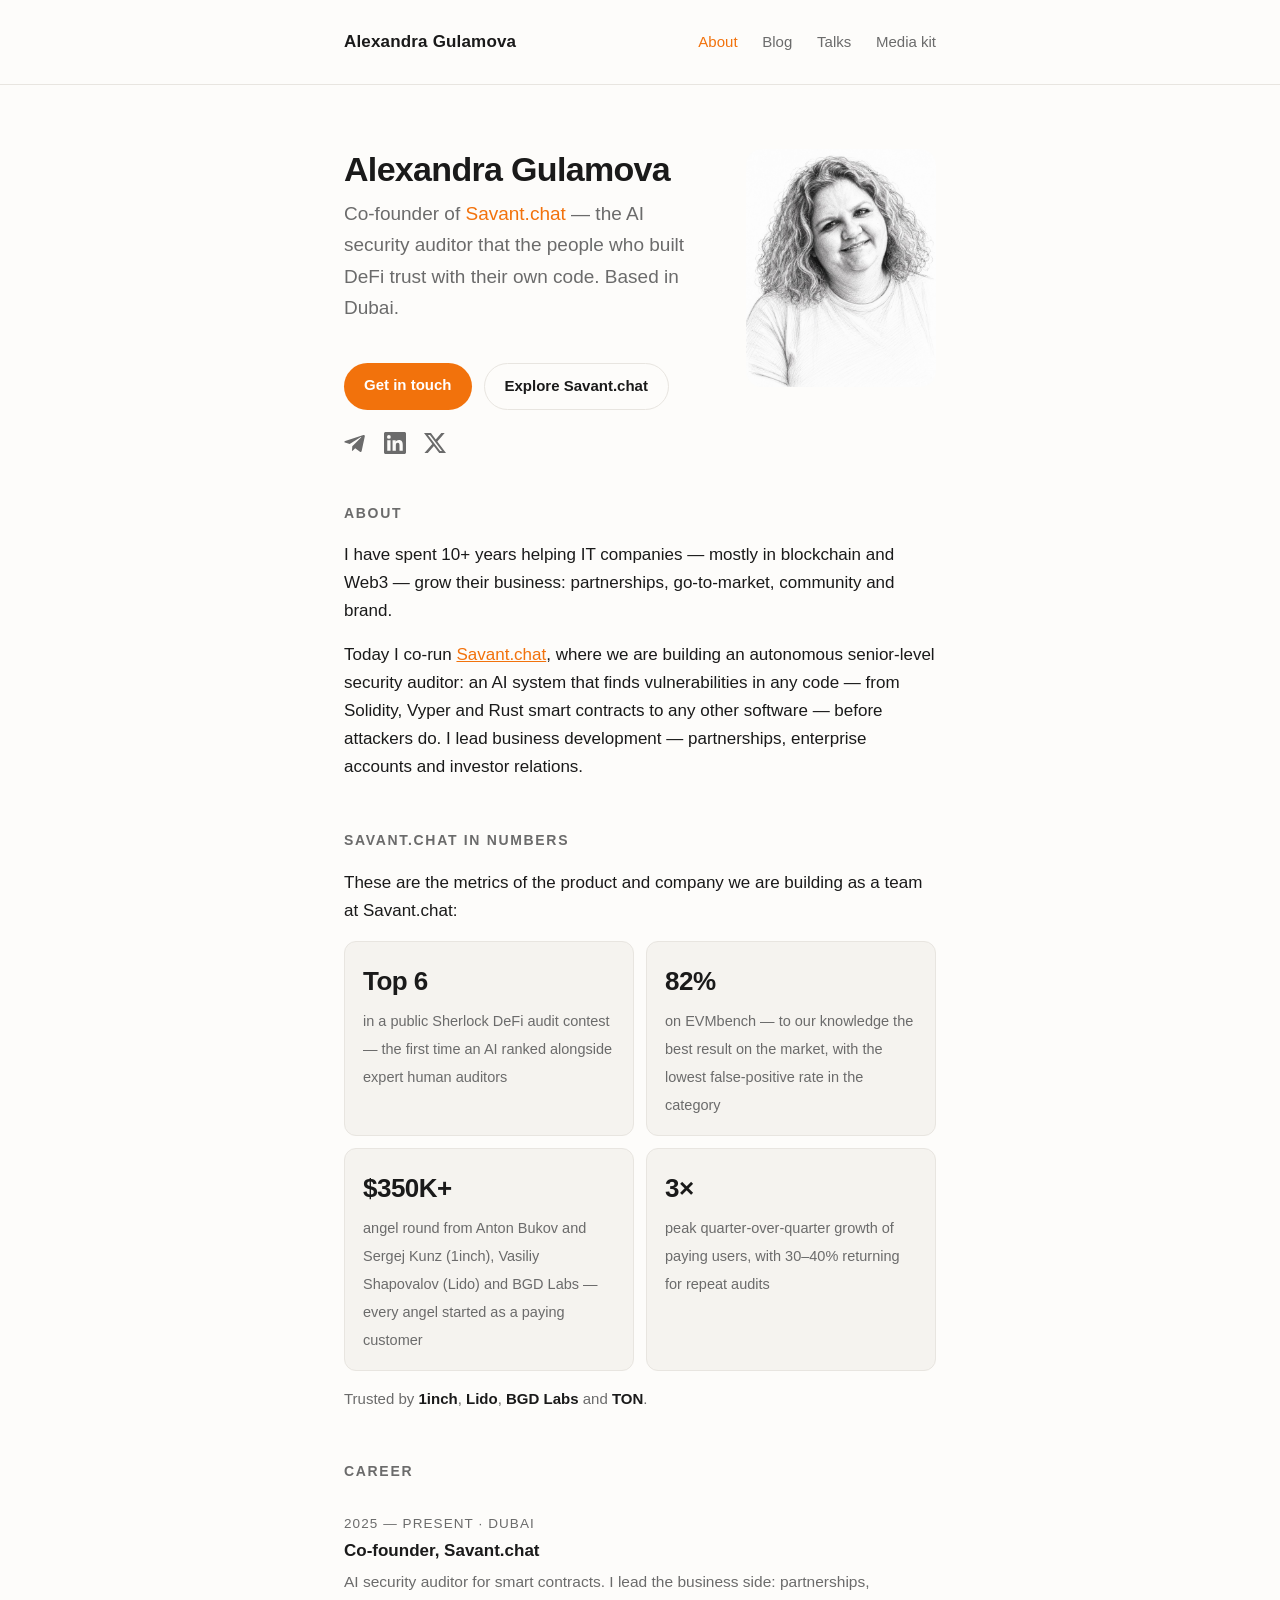
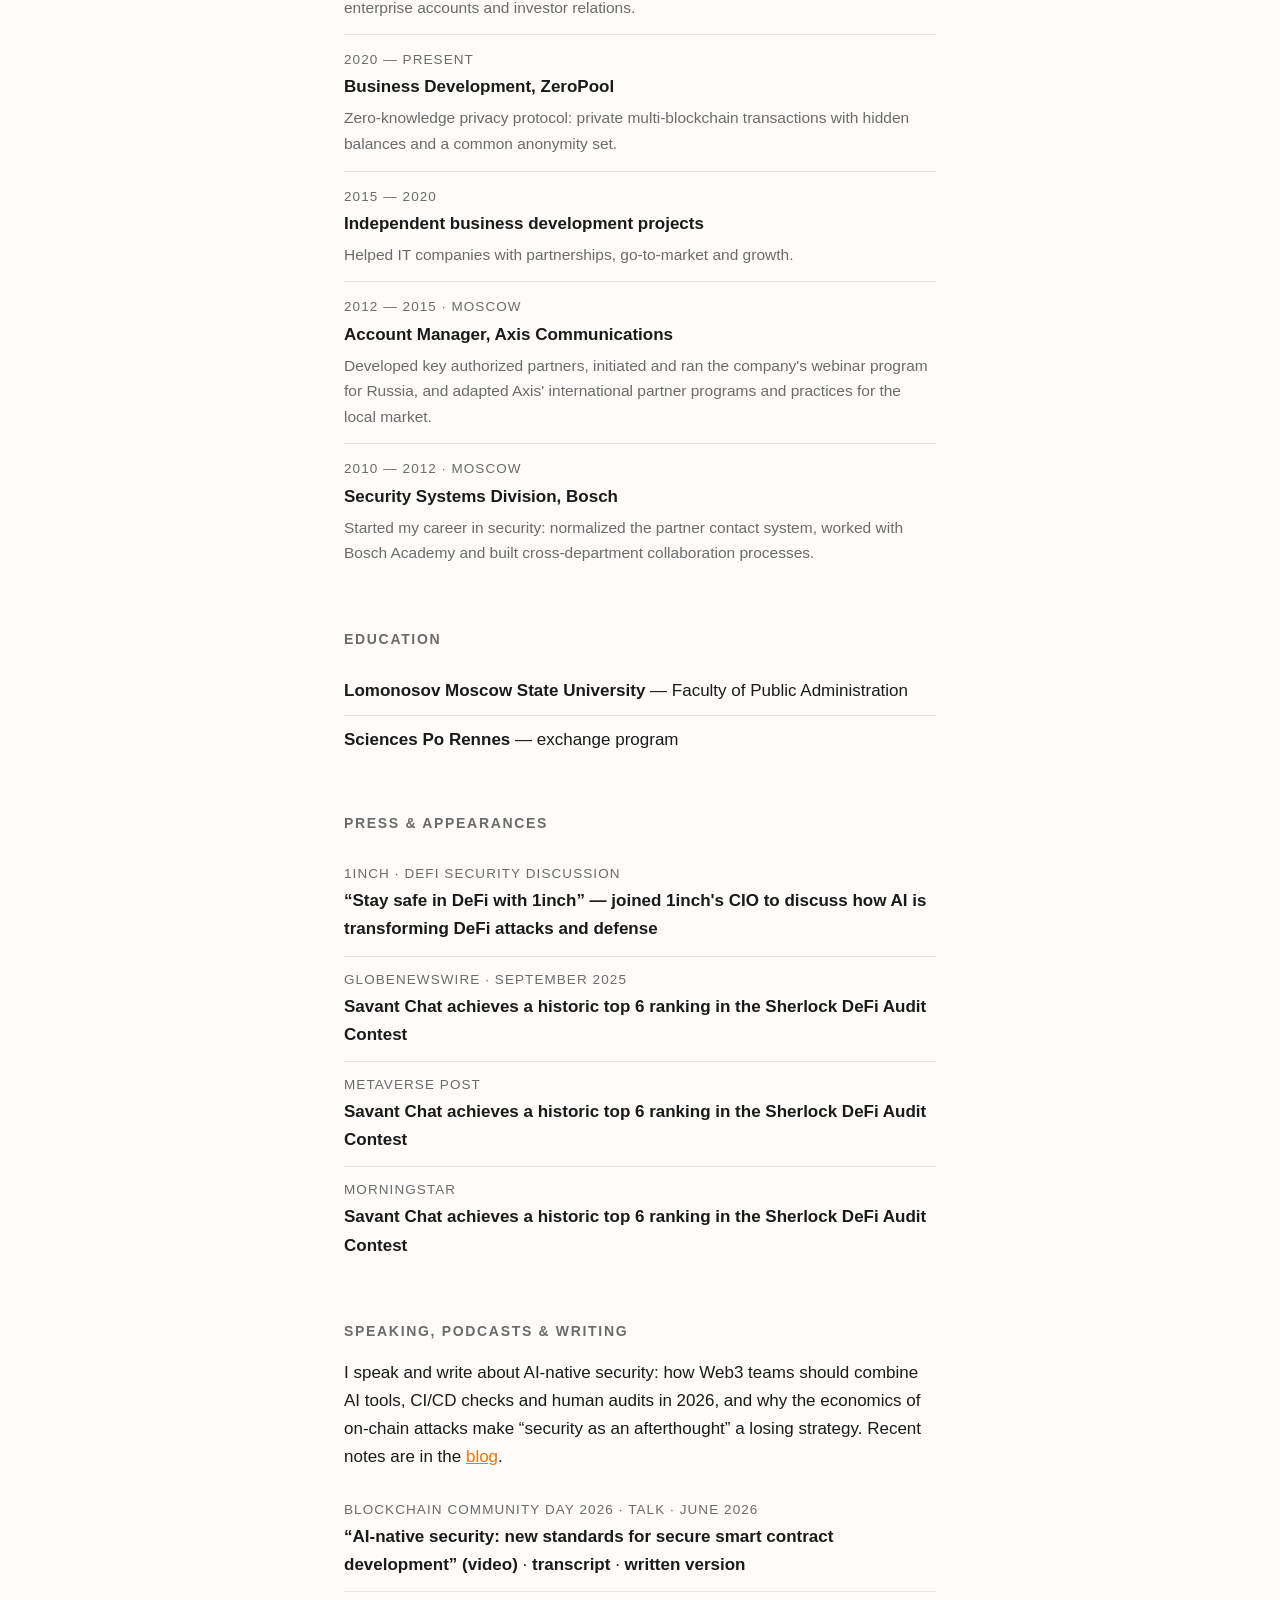
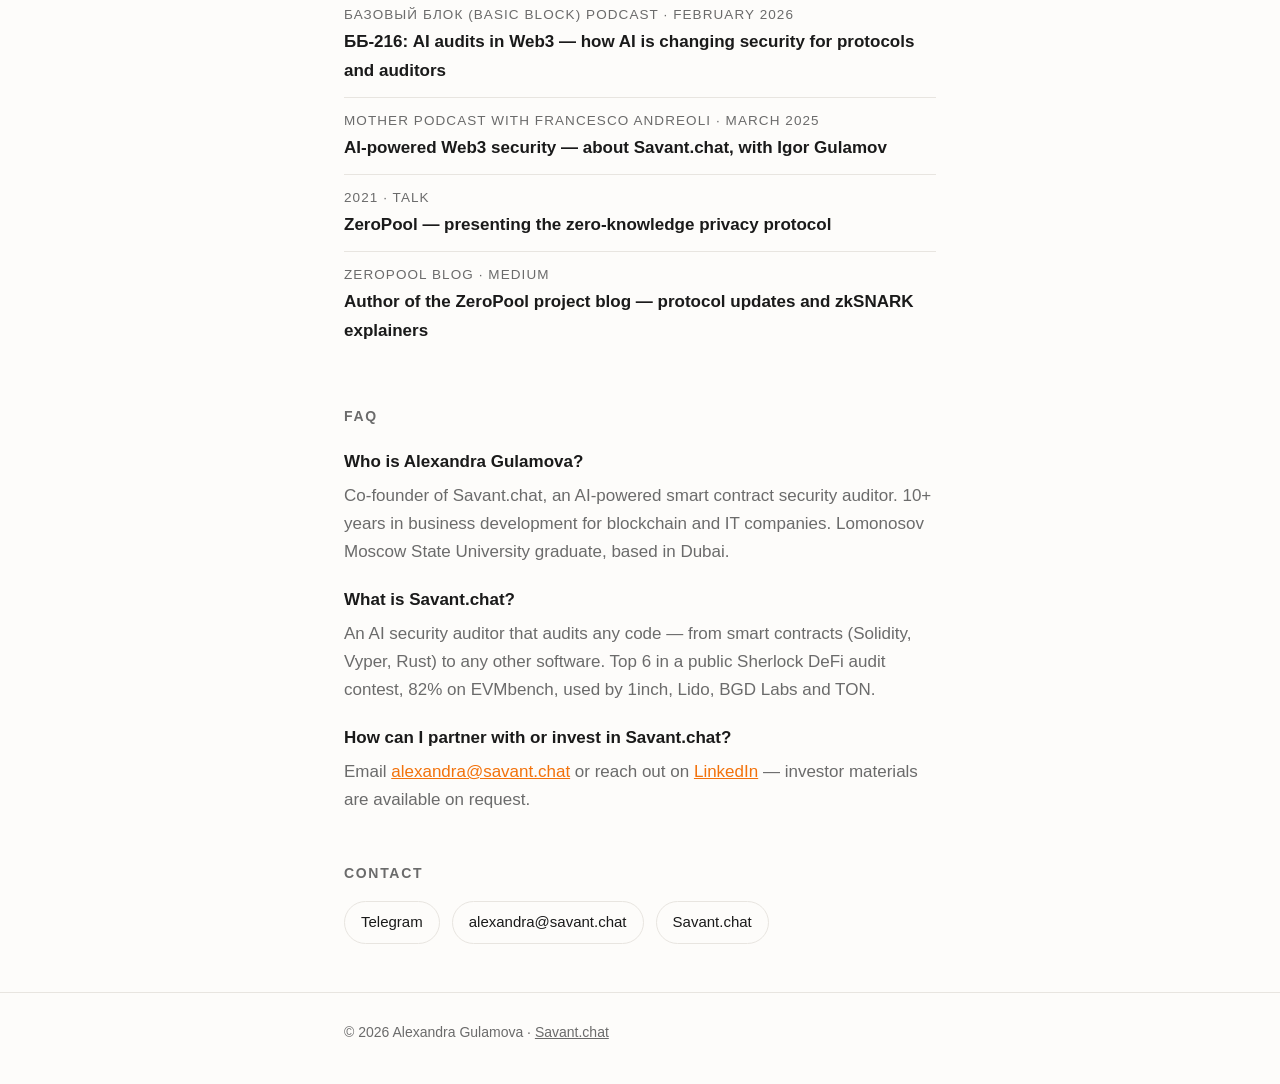
<file: index.html>
<!DOCTYPE html>
<html lang="en">
<head>
<meta charset="UTF-8">
<meta name="viewport" content="width=device-width, initial-scale=1.0">
<title>Alexandra Gulamova — Co-founder of Savant.chat | AI Smart Contract Security</title>
<meta name="description" content="Alexandra Gulamova is a co-founder of Savant.chat, the AI security auditor for any code, trusted by 1inch, Lido, BGD Labs and TON. 10+ years of business development in blockchain and IT. Based in Dubai. Open to partnerships and investor conversations.">
<meta name="author" content="Alexandra Gulamova">
<link rel="canonical" href="https://alexandragulamova.com/">
<meta property="og:type" content="profile">
<meta property="og:title" content="Alexandra Gulamova — Co-founder of Savant.chat">
<meta property="og:description" content="Co-founder of Savant.chat, the AI security auditor for any code, trusted by 1inch, Lido, BGD Labs and TON. Backed by angels from 1inch and Lido. Open to partnerships and investor conversations.">
<meta property="og:url" content="https://alexandragulamova.com/">
<meta property="og:image" content="https://alexandragulamova.com/assets/alexandra.jpg">
<link rel="stylesheet" href="style.css">
<script type="application/ld+json">
{
  "@context": "https://schema.org",
  "@graph": [
    {
      "@type": "Person",
      "@id": "https://alexandragulamova.com/#person",
      "name": "Alexandra Gulamova",
      "url": "https://alexandragulamova.com/",
      "image": "https://alexandragulamova.com/assets/alexandra.jpg",
      "email": "mailto:alexandra@savant.chat",
      "jobTitle": "Co-founder",
      "description": "Co-founder of Savant.chat, the AI security auditor for any code, trusted by 1inch, Lido, BGD Labs and TON. 10+ years of business development in blockchain and IT.",
      "worksFor": {
        "@type": "Organization",
        "@id": "https://savant.chat/#org",
        "name": "Savant.chat",
        "url": "https://savant.chat",
        "description": "AI-powered security auditor for any code — from smart contracts (Solidity, Vyper, Rust) to any other software. Ranked top 6 in a public Sherlock DeFi audit contest against expert human auditors. Trusted by 1inch, Lido, BGD Labs and TON; backed by angel investors from 1inch and Lido."
      },
      "affiliation": {
        "@type": "Organization",
        "name": "ZeroPool",
        "url": "https://zeropool.network/",
        "description": "Zero-knowledge privacy protocol for multi-blockchain private transactions"
      },
      "alumniOf": [
        {
          "@type": "CollegeOrUniversity",
          "name": "Lomonosov Moscow State University, Faculty of Public Administration"
        },
        {
          "@type": "CollegeOrUniversity",
          "name": "Sciences Po Rennes"
        }
      ],
      "address": {
        "@type": "PostalAddress",
        "addressLocality": "Dubai",
        "addressCountry": "AE"
      },
      "knowsAbout": ["Web3 security", "smart contract auditing", "AI security tools", "business development", "go-to-market strategy", "partnerships", "blockchain", "DeFi"],
      "sameAs": [
        "https://www.linkedin.com/in/alexandra-gulamova/",
        "https://x.com/alexgulamova",
        "https://t.me/AlexandraGulamova"
      ],
      "subjectOf": [
        {
          "@type": "Article",
          "headline": "Stay safe in DeFi with 1inch",
          "url": "https://1inch.com/blog/post/stay-safe-in-defi-with-1inch",
          "publisher": { "@type": "Organization", "name": "1inch" }
        },
        {
          "@type": "Article",
          "headline": "Savant Chat achieves a historic top 6 ranking in the Sherlock DeFi Audit Contest",
          "url": "https://www.globenewswire.com/news-release/2025/09/02/3143051/0/en/Savant-Chat-achieves-a-historic-top-6-ranking-in-the-Sherlock-DeFi-Audit-Contest.html",
          "publisher": { "@type": "Organization", "name": "GlobeNewswire" }
        },
        {
          "@type": "VideoObject",
          "name": "ББ-216: Игорь и Александра Гуламовы (Savant.chat) про ИИ-аудиты в Web3",
          "url": "https://www.youtube.com/watch?v=EudACqKiTMM",
          "publisher": { "@type": "Organization", "name": "Базовый Блок podcast" }
        },
        {
          "@type": "VideoObject",
          "name": "AI-native security: new standards for secure smart contract development — Blockchain Community Day 2026",
          "url": "https://www.youtube.com/watch?v=ZrZ4AwwzMtY",
          "publisher": { "@type": "Organization", "name": "Blockchain Professionals" }
        },
        {
          "@type": "VideoObject",
          "name": "AI powered Web3 Security — Mother podcast with Francesco Andreoli",
          "url": "https://www.youtube.com/watch?v=mXVgyqHAiFk",
          "publisher": { "@type": "Organization", "name": "Mother" }
        }
      ]
    },
    {
      "@type": "WebSite",
      "url": "https://alexandragulamova.com/",
      "name": "Alexandra Gulamova",
      "about": { "@id": "https://alexandragulamova.com/#person" }
    },
    {
      "@type": "FAQPage",
      "mainEntity": [
        {
          "@type": "Question",
          "name": "Who is Alexandra Gulamova?",
          "acceptedAnswer": {
            "@type": "Answer",
            "text": "Alexandra Gulamova is a co-founder of Savant.chat, an AI-powered smart contract security auditor. She has 10+ years of experience in business development for blockchain and IT companies, graduated from Lomonosov Moscow State University, and is based in Dubai."
          }
        },
        {
          "@type": "Question",
          "name": "What is Savant.chat?",
          "acceptedAnswer": {
            "@type": "Answer",
            "text": "Savant.chat is an AI security auditor that audits any code — from smart contracts (Solidity, Vyper, Rust) to any other software. It ranked top 6 in a public Sherlock DeFi audit contest against expert human auditors, scores 82% on EVMbench, and is used by 1inch, Lido, BGD Labs and TON. The company raised a $350K+ angel round from the founders of 1inch and Lido — every angel started as a paying customer."
          }
        },
        {
          "@type": "Question",
          "name": "How can I partner with or invest in Savant.chat?",
          "acceptedAnswer": {
            "@type": "Answer",
            "text": "For partnerships, enterprise pilots, or investor conversations, contact Alexandra Gulamova on LinkedIn (linkedin.com/in/alexandra-gulamova). Investor materials are available on request."
          }
        }
      ]
    }
  ]
}
</script>
</head>
<body>

<header class="site">
  <div class="wrap">
    <a class="logo" href="index.html">Alexandra Gulamova</a>
    <nav>
      <a href="index.html" aria-current="page">About</a>
      <a href="blog/index.html">Blog</a>
      <a href="talks/index.html">Talks</a>
      <a href="media-kit.html">Media kit</a>
    </nav>
  </div>
</header>

<main>
  <div class="wrap">
    <div class="hero">
      <div class="hero-text">
        <h1>Alexandra Gulamova</h1>
        <p class="tagline">Co-founder of <a href="https://savant.chat">Savant.chat</a> — the AI security auditor that the people who built DeFi trust with their own code. Based in Dubai.</p>
        <div class="cta">
          <a class="primary" href="https://t.me/AlexandraGulamova">Get in touch</a>
          <a class="secondary" href="https://savant.chat">Explore Savant.chat</a>
        </div>
        <div class="social">
          <a href="https://t.me/AlexandraGulamova" aria-label="Telegram" title="Telegram">
            <svg viewBox="0 0 24 24" xmlns="http://www.w3.org/2000/svg" role="img" aria-hidden="true"><path d="M9.04 15.51l-.37 5.24c.53 0 .76-.23 1.04-.5l2.5-2.39 5.18 3.79c.95.52 1.63.25 1.87-.87l3.39-15.91c.3-1.4-.51-1.95-1.44-1.6L1.32 9.86c-1.36.53-1.34 1.29-.23 1.64l5.08 1.58L17.96 5.7c.56-.37 1.07-.17.65.2L9.04 15.51z"/></svg>
          </a>
          <a href="https://www.linkedin.com/in/alexandra-gulamova/" aria-label="LinkedIn" title="LinkedIn">
            <svg viewBox="0 0 24 24" xmlns="http://www.w3.org/2000/svg" role="img" aria-hidden="true"><path d="M20.45 20.45h-3.55v-5.57c0-1.33-.03-3.04-1.85-3.04-1.86 0-2.14 1.45-2.14 2.94v5.67H9.35V9h3.41v1.56h.05c.48-.9 1.64-1.85 3.37-1.85 3.6 0 4.27 2.37 4.27 5.46v6.28zM5.34 7.43a2.06 2.06 0 1 1 0-4.12 2.06 2.06 0 0 1 0 4.12zM7.12 20.45H3.56V9h3.56v11.45zM22.22 0H1.77C.79 0 0 .77 0 1.72v20.55C0 23.23.79 24 1.77 24h20.45c.98 0 1.78-.77 1.78-1.73V1.72C24 .77 23.2 0 22.22 0z"/></svg>
          </a>
          <a href="https://x.com/alexgulamova" aria-label="X (Twitter)" title="X (Twitter)">
            <svg viewBox="0 0 24 24" xmlns="http://www.w3.org/2000/svg" role="img" aria-hidden="true"><path d="M18.9 1.15h3.68l-8.04 9.19L24 22.85h-7.41l-5.8-7.58-6.64 7.58H.47l8.6-9.83L0 1.15h7.59l5.24 6.93 6.07-6.93zm-1.29 19.5h2.04L6.49 3.24H4.3l13.31 17.41z"/></svg>
          </a>
        </div>
      </div>
      <img src="assets/alexandra.jpg" alt="Alexandra Gulamova, co-founder of Savant.chat — pencil portrait" width="576" height="720">
    </div>

    <h2>About</h2>
    <p>I have spent 10+ years helping IT companies — mostly in blockchain and Web3 — grow their business: partnerships, go-to-market, community and brand.</p>
    <p>Today I co-run <a href="https://savant.chat">Savant.chat</a>, where we are building an autonomous senior-level security auditor: an AI system that finds vulnerabilities in any code — from Solidity, Vyper and Rust smart contracts to any other software — before attackers do. I lead business development — partnerships, enterprise accounts and investor relations.</p>

    <h2>Savant.chat in numbers</h2>
    <p>These are the metrics of the product and company we are building as a team at Savant.chat:</p>
    <div class="metrics">
      <div class="metric"><span class="num">Top 6</span><span class="desc">in a public Sherlock DeFi audit contest — the first time an AI ranked alongside expert human auditors</span></div>
      <div class="metric"><span class="num">82%</span><span class="desc">on EVMbench — to our knowledge the best result on the market, with the lowest false-positive rate in the category</span></div>
      <div class="metric"><span class="num">$350K+</span><span class="desc">angel round from Anton Bukov and Sergej Kunz (1inch), Vasiliy Shapovalov (Lido) and BGD Labs — every angel started as a paying customer</span></div>
      <div class="metric"><span class="num">3×</span><span class="desc">peak quarter-over-quarter growth of paying users, with 30–40% returning for repeat audits</span></div>
    </div>
    <p class="trusted">Trusted by <strong>1inch</strong>, <strong>Lido</strong>, <strong>BGD Labs</strong> and <strong>TON</strong>.</p>

    <h2>Career</h2>
    <ul class="timeline">
      <li>
        <span class="period">2025 — present · Dubai</span>
        <span class="role">Co-founder, Savant.chat</span>
        <p>AI security auditor for smart contracts. I lead the business side: partnerships, enterprise accounts and investor relations.</p>
      </li>
      <li>
        <span class="period">2020 — present</span>
        <span class="role">Business Development, ZeroPool</span>
        <p>Zero-knowledge privacy protocol: private multi-blockchain transactions with hidden balances and a common anonymity set.</p>
      </li>
      <li>
        <span class="period">2015 — 2020</span>
        <span class="role">Independent business development projects</span>
        <p>Helped IT companies with partnerships, go-to-market and growth.</p>
      </li>
      <li>
        <span class="period">2012 — 2015 · Moscow</span>
        <span class="role">Account Manager, Axis Communications</span>
        <p>Developed key authorized partners, initiated and ran the company's webinar program for Russia, and adapted Axis' international partner programs and practices for the local market.</p>
      </li>
      <li>
        <span class="period">2010 — 2012 · Moscow</span>
        <span class="role">Security Systems Division, Bosch</span>
        <p>Started my career in security: normalized the partner contact system, worked with Bosch Academy and built cross-department collaboration processes.</p>
      </li>
    </ul>

    <h2>Education</h2>
    <ul class="facts">
      <li><strong>Lomonosov Moscow State University</strong> — Faculty of Public Administration</li>
      <li><strong>Sciences Po Rennes</strong> — exchange program</li>
    </ul>

    <h2>Press &amp; appearances</h2>
    <ul class="press">
      <li>
        <span class="src">1inch · DeFi security discussion</span>
        <a href="https://1inch.com/blog/post/stay-safe-in-defi-with-1inch">“Stay safe in DeFi with 1inch” — joined 1inch's CIO to discuss how AI is transforming DeFi attacks and defense</a>
      </li>
      <li>
        <span class="src">GlobeNewswire · September 2025</span>
        <a href="https://www.globenewswire.com/news-release/2025/09/02/3143051/0/en/Savant-Chat-achieves-a-historic-top-6-ranking-in-the-Sherlock-DeFi-Audit-Contest.html">Savant Chat achieves a historic top 6 ranking in the Sherlock DeFi Audit Contest</a>
      </li>
      <li>
        <span class="src">Metaverse Post</span>
        <a href="https://mpost.io/savant-chat-achieves-a-historic-top-6-ranking-in-the-sherlock-defi-audit-contest/">Savant Chat achieves a historic top 6 ranking in the Sherlock DeFi Audit Contest</a>
      </li>
      <li>
        <span class="src">Morningstar</span>
        <a href="https://www.morningstar.com/news/globe-newswire/9521866/savant-chat-achieves-a-historic-top-6-ranking-in-the-sherlock-defi-audit-contest">Savant Chat achieves a historic top 6 ranking in the Sherlock DeFi Audit Contest</a>
      </li>
    </ul>

    <h2>Speaking, podcasts &amp; writing</h2>
    <p>I speak and write about AI-native security: how Web3 teams should combine AI tools, CI/CD checks and human audits in 2026, and why the economics of on-chain attacks make “security as an afterthought” a losing strategy. Recent notes are in the <a href="blog/index.html">blog</a>.</p>
    <ul class="press">
      <li>
        <span class="src">Blockchain Community Day 2026 · Talk · June 2026</span>
        <a href="https://www.youtube.com/watch?v=ZrZ4AwwzMtY">“AI-native security: new standards for secure smart contract development” (video)</a> · <a href="talks/ai-native-security-blockchain-community-day-2026.html">transcript</a> · <a href="blog/ai-native-security-stack-2026.html">written version</a>
      </li>
      <li>
        <span class="src">Базовый Блок (Basic Block) podcast · February 2026</span>
        <a href="https://www.youtube.com/watch?v=EudACqKiTMM">ББ-216: AI audits in Web3 — how AI is changing security for protocols and auditors</a>
      </li>
      <li>
        <span class="src">Mother podcast with Francesco Andreoli · March 2025</span>
        <a href="https://www.youtube.com/watch?v=mXVgyqHAiFk">AI-powered Web3 security — about Savant.chat, with Igor Gulamov</a>
      </li>
      <li>
        <span class="src">2021 · Talk</span>
        <a href="https://www.youtube.com/watch?v=l5u73IUdxP8">ZeroPool — presenting the zero-knowledge privacy protocol</a>
      </li>
      <li>
        <span class="src">ZeroPool blog · Medium</span>
        <a href="https://medium.com/zeropool">Author of the ZeroPool project blog — protocol updates and zkSNARK explainers</a>
      </li>
    </ul>

    <h2>FAQ</h2>
    <dl class="faq">
      <dt>Who is Alexandra Gulamova?</dt>
      <dd>Co-founder of Savant.chat, an AI-powered smart contract security auditor. 10+ years in business development for blockchain and IT companies. Lomonosov Moscow State University graduate, based in Dubai.</dd>
      <dt>What is Savant.chat?</dt>
      <dd>An AI security auditor that audits any code — from smart contracts (Solidity, Vyper, Rust) to any other software. Top 6 in a public Sherlock DeFi audit contest, 82% on EVMbench, used by 1inch, Lido, BGD Labs and TON.</dd>
      <dt>How can I partner with or invest in Savant.chat?</dt>
      <dd>Email <a href="mailto:alexandra@savant.chat">alexandra@savant.chat</a> or reach out on <a href="https://www.linkedin.com/in/alexandra-gulamova/">LinkedIn</a> — investor materials are available on request.</dd>
    </dl>

    <h2>Contact</h2>
    <div class="links">
      <a href="https://t.me/AlexandraGulamova">Telegram</a>
      <a href="mailto:alexandra@savant.chat">alexandra@savant.chat</a>
      <a href="https://savant.chat">Savant.chat</a>
    </div>
  </div>
</main>

<footer class="site">
  <div class="wrap">
    © 2026 Alexandra Gulamova · <a href="https://savant.chat">Savant.chat</a>
  </div>
</footer>

</body>
</html>
</file>
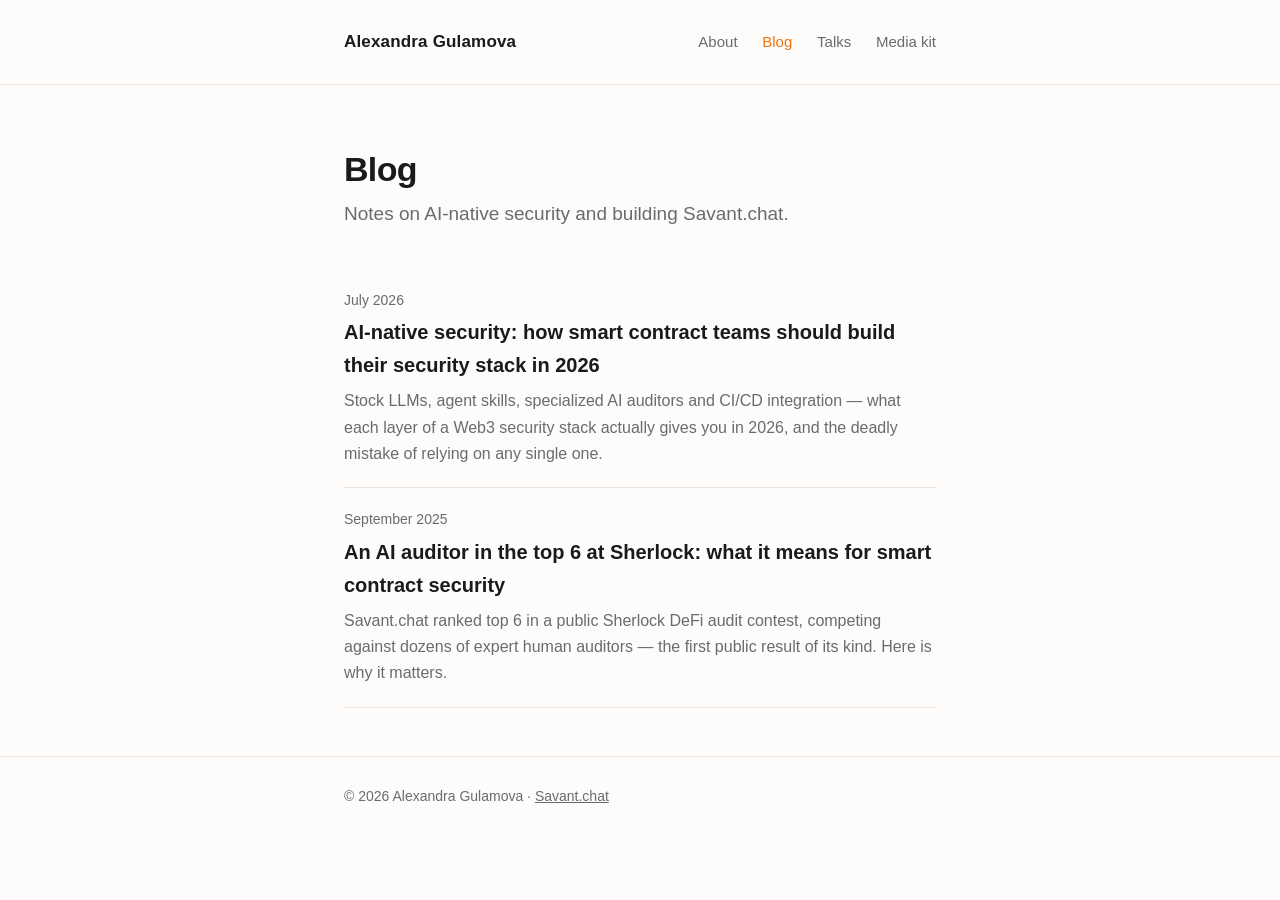
<file: blog/index.html>
<!DOCTYPE html>
<html lang="en">
<head>
<meta charset="UTF-8">
<meta name="viewport" content="width=device-width, initial-scale=1.0">
<title>Blog — Alexandra Gulamova</title>
<meta name="description" content="Notes by Alexandra Gulamova, co-founder of Savant.chat, on AI-native security, smart contract auditing and building in Web3.">
<link rel="canonical" href="https://alexandragulamova.com/blog/">
<link rel="stylesheet" href="../style.css">
</head>
<body>

<header class="site">
  <div class="wrap">
    <a class="logo" href="../index.html">Alexandra Gulamova</a>
    <nav>
      <a href="../index.html">About</a>
      <a href="index.html" aria-current="page">Blog</a>
      <a href="../talks/index.html">Talks</a>
      <a href="../media-kit.html">Media kit</a>
    </nav>
  </div>
</header>

<main>
  <div class="wrap">
    <h1>Blog</h1>
    <p class="tagline">Notes on AI-native security and building Savant.chat.</p>

    <ul class="post-list">
      <li>
        <span class="date">July 2026</span>
        <a class="title" href="ai-native-security-stack-2026.html">AI-native security: how smart contract teams should build their security stack in 2026</a>
        <p>Stock LLMs, agent skills, specialized AI auditors and CI/CD integration — what each layer of a Web3 security stack actually gives you in 2026, and the deadly mistake of relying on any single one.</p>
      </li>
      <li>
        <span class="date">September 2025</span>
        <a class="title" href="ai-auditor-top-6-sherlock.html">An AI auditor in the top 6 at Sherlock: what it means for smart contract security</a>
        <p>Savant.chat ranked top 6 in a public Sherlock DeFi audit contest, competing against dozens of expert human auditors — the first public result of its kind. Here is why it matters.</p>
      </li>
    </ul>
  </div>
</main>

<footer class="site">
  <div class="wrap">
    © 2026 Alexandra Gulamova · <a href="https://savant.chat">Savant.chat</a>
  </div>
</footer>

</body>
</html>
</file>
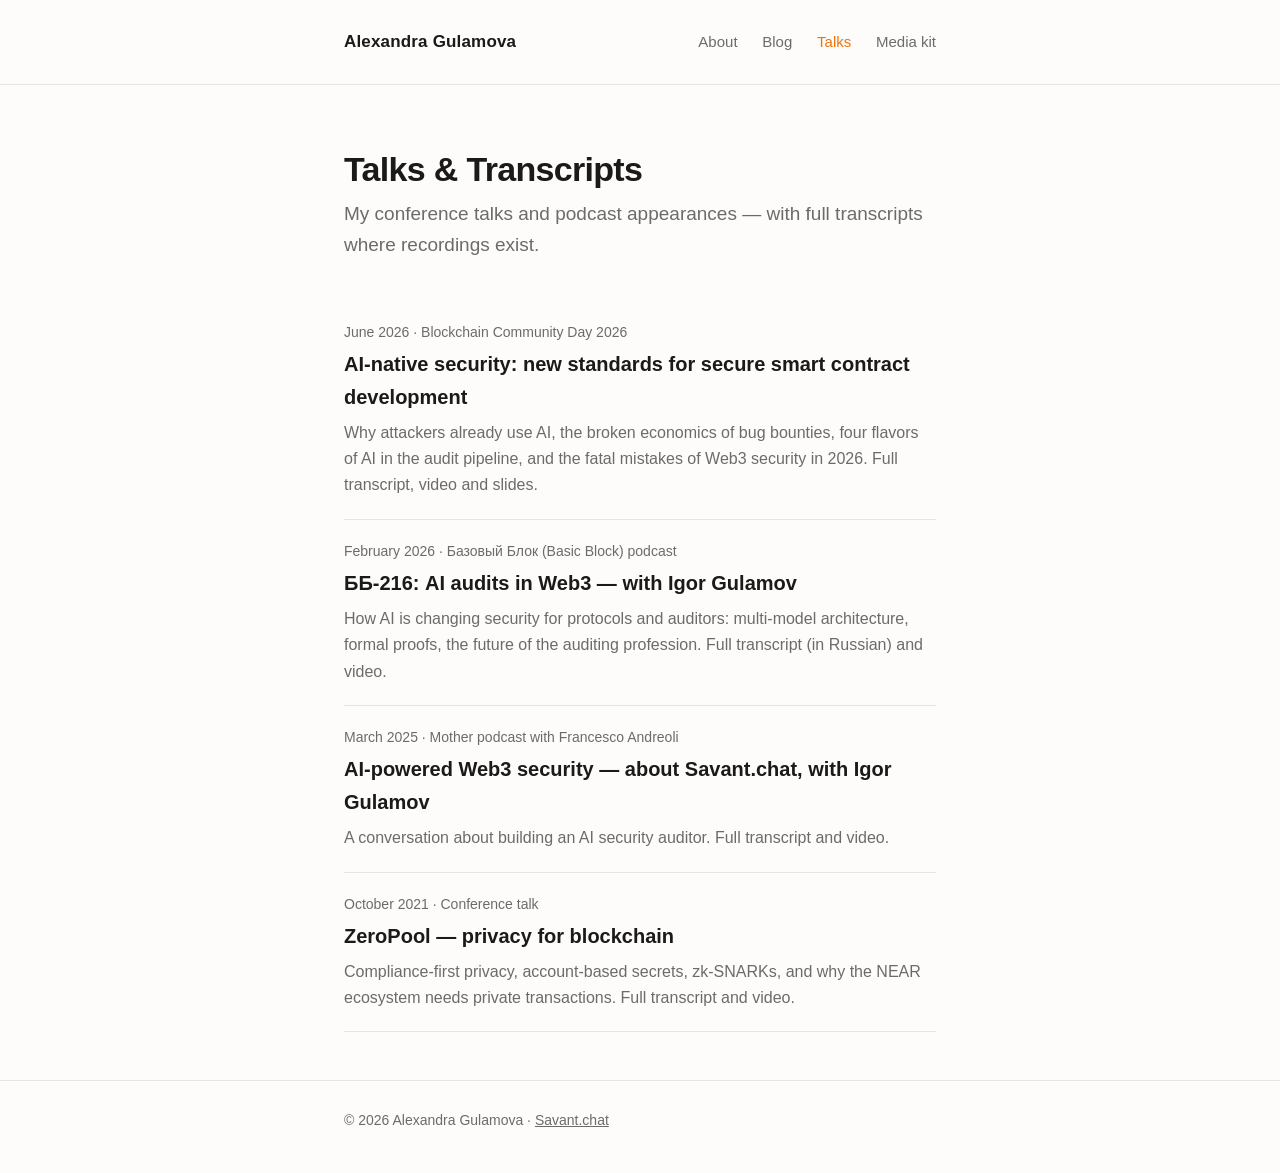
<file: talks/index.html>
<!DOCTYPE html>
<html lang="en">
<head>
<meta charset="UTF-8">
<meta name="viewport" content="width=device-width, initial-scale=1.0">
<title>Talks &amp; Transcripts — Alexandra Gulamova</title>
<meta name="description" content="Conference talks and podcast appearances by Alexandra Gulamova, co-founder of Savant.chat, with full transcripts: AI-native security, AI audits in Web3, and more.">
<link rel="canonical" href="https://alexandragulamova.com/talks/">
<link rel="stylesheet" href="../style.css">
</head>
<body>

<header class="site">
  <div class="wrap">
    <a class="logo" href="../index.html">Alexandra Gulamova</a>
    <nav>
      <a href="../index.html">About</a>
      <a href="../blog/index.html">Blog</a>
      <a href="index.html" aria-current="page">Talks</a>
      <a href="../media-kit.html">Media kit</a>
    </nav>
  </div>
</header>

<main>
  <div class="wrap">
    <h1>Talks &amp; Transcripts</h1>
    <p class="tagline">My conference talks and podcast appearances — with full transcripts where recordings exist.</p>

    <ul class="post-list">
      <li>
        <span class="date">June 2026 · Blockchain Community Day 2026</span>
        <a class="title" href="ai-native-security-blockchain-community-day-2026.html">AI-native security: new standards for secure smart contract development</a>
        <p>Why attackers already use AI, the broken economics of bug bounties, four flavors of AI in the audit pipeline, and the fatal mistakes of Web3 security in 2026. Full transcript, video and slides.</p>
      </li>
      <li>
        <span class="date">February 2026 · Базовый Блок (Basic Block) podcast</span>
        <a class="title" href="bb-216-ai-audits-in-web3.html">ББ-216: AI audits in Web3 — with Igor Gulamov</a>
        <p>How AI is changing security for protocols and auditors: multi-model architecture, formal proofs, the future of the auditing profession. Full transcript (in Russian) and video.</p>
      </li>
      <li>
        <span class="date">March 2025 · Mother podcast with Francesco Andreoli</span>
        <a class="title" href="ai-powered-web3-security-mother-2025.html">AI-powered Web3 security — about Savant.chat, with Igor Gulamov</a>
        <p>A conversation about building an AI security auditor. Full transcript and video.</p>
      </li>
      <li>
        <span class="date">October 2021 · Conference talk</span>
        <a class="title" href="zeropool-privacy-2021.html">ZeroPool — privacy for blockchain</a>
        <p>Compliance-first privacy, account-based secrets, zk-SNARKs, and why the NEAR ecosystem needs private transactions. Full transcript and video.</p>
      </li>
    </ul>
  </div>
</main>

<footer class="site">
  <div class="wrap">
    © 2026 Alexandra Gulamova · <a href="https://savant.chat">Savant.chat</a>
  </div>
</footer>

</body>
</html>
</file>
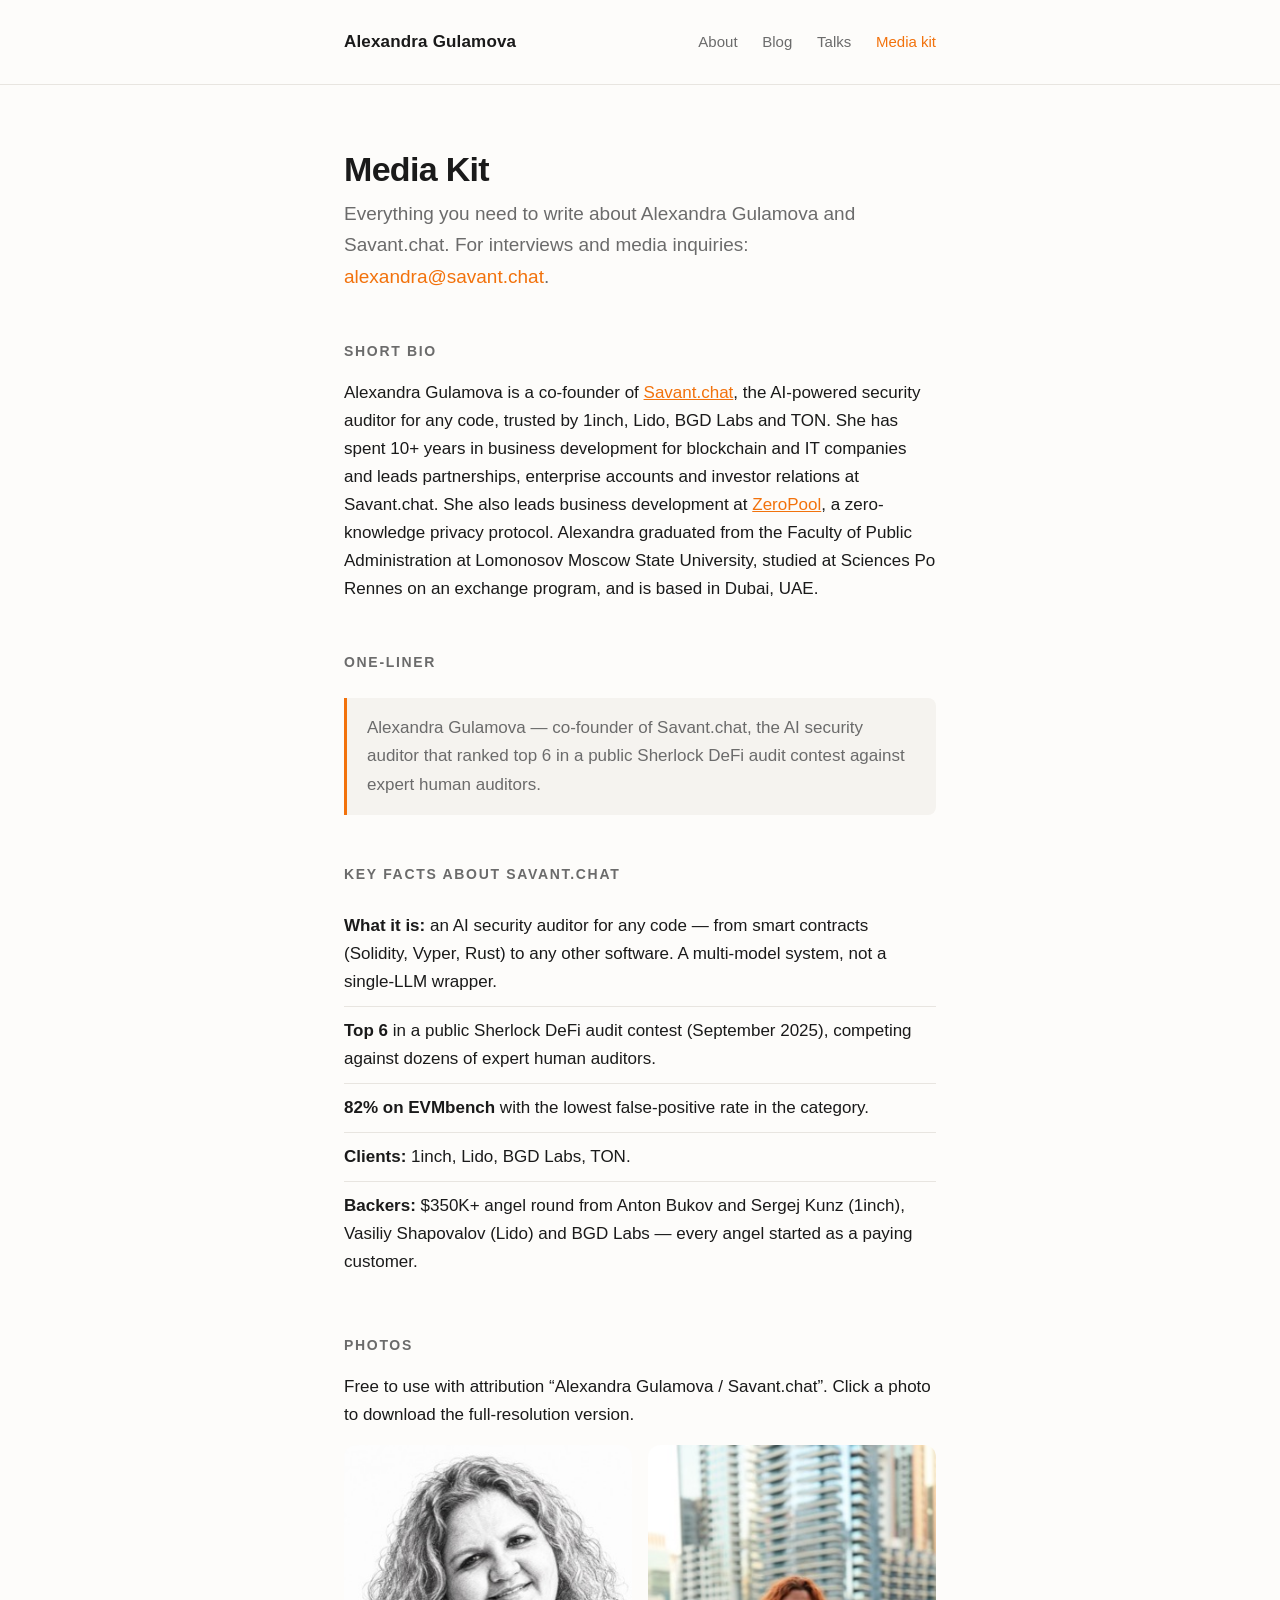
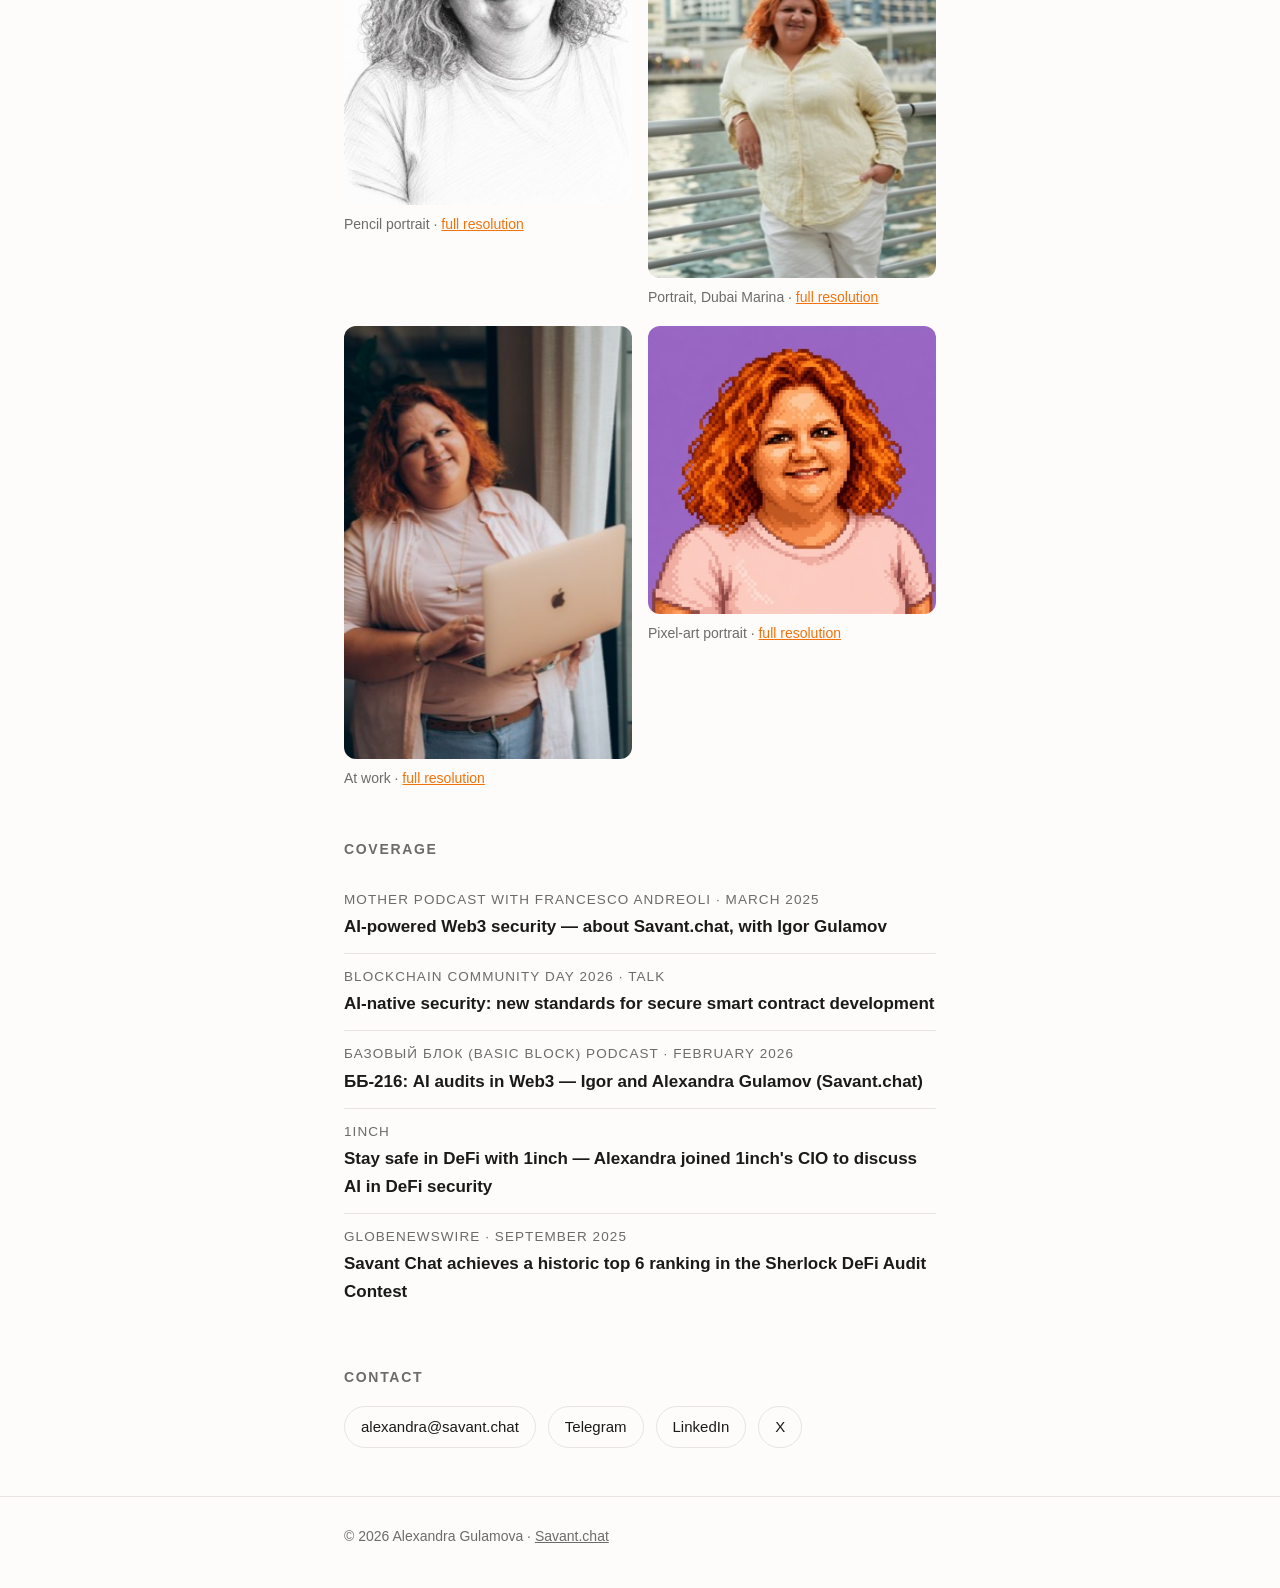
<file: media-kit.html>
<!DOCTYPE html>
<html lang="en">
<head>
<meta charset="UTF-8">
<meta name="viewport" content="width=device-width, initial-scale=1.0">
<title>Media Kit — Alexandra Gulamova</title>
<meta name="description" content="Press materials for Alexandra Gulamova, co-founder of Savant.chat: short bio, key facts, high-resolution photos and contact for media inquiries.">
<link rel="canonical" href="https://alexandragulamova.com/media-kit.html">
<meta property="og:type" content="website">
<meta property="og:title" content="Media Kit — Alexandra Gulamova">
<meta property="og:description" content="Short bio, key facts and high-resolution photos of Alexandra Gulamova, co-founder of Savant.chat.">
<meta property="og:image" content="https://alexandragulamova.com/assets/alexandra.jpg">
<link rel="stylesheet" href="style.css">
</head>
<body>

<header class="site">
  <div class="wrap">
    <a class="logo" href="index.html">Alexandra Gulamova</a>
    <nav>
      <a href="index.html">About</a>
      <a href="blog/index.html">Blog</a>
      <a href="talks/index.html">Talks</a>
      <a href="media-kit.html" aria-current="page">Media kit</a>
    </nav>
  </div>
</header>

<main>
  <div class="wrap">
    <h1>Media Kit</h1>
    <p class="tagline">Everything you need to write about Alexandra Gulamova and Savant.chat. For interviews and media inquiries: <a href="mailto:alexandra@savant.chat">alexandra@savant.chat</a>.</p>

    <h2>Short bio</h2>
    <p>Alexandra Gulamova is a co-founder of <a href="https://savant.chat">Savant.chat</a>, the AI-powered security auditor for any code, trusted by 1inch, Lido, BGD Labs and TON. She has spent 10+ years in business development for blockchain and IT companies and leads partnerships, enterprise accounts and investor relations at Savant.chat. She also leads business development at <a href="https://zeropool.network/">ZeroPool</a>, a zero-knowledge privacy protocol. Alexandra graduated from the Faculty of Public Administration at Lomonosov Moscow State University, studied at Sciences Po Rennes on an exchange program, and is based in Dubai, UAE.</p>

    <h2>One-liner</h2>
    <blockquote><p>Alexandra Gulamova — co-founder of Savant.chat, the AI security auditor that ranked top 6 in a public Sherlock DeFi audit contest against expert human auditors.</p></blockquote>

    <h2>Key facts about Savant.chat</h2>
    <ul class="facts">
      <li><strong>What it is:</strong> an AI security auditor for any code — from smart contracts (Solidity, Vyper, Rust) to any other software. A multi-model system, not a single-LLM wrapper.</li>
      <li><strong>Top 6</strong> in a public Sherlock DeFi audit contest (September 2025), competing against dozens of expert human auditors.</li>
      <li><strong>82% on EVMbench</strong> with the lowest false-positive rate in the category.</li>
      <li><strong>Clients:</strong> 1inch, Lido, BGD Labs, TON.</li>
      <li><strong>Backers:</strong> $350K+ angel round from Anton Bukov and Sergej Kunz (1inch), Vasiliy Shapovalov (Lido) and BGD Labs — every angel started as a paying customer.</li>
    </ul>

    <h2>Photos</h2>
    <p>Free to use with attribution “Alexandra Gulamova / Savant.chat”. Click a photo to download the full-resolution version.</p>
    <div class="kit-photos">
      <figure>
        <a href="assets/press/alexandra-gulamova-sketch.png" download><img src="assets/press/thumb-sketch.jpg" alt="Alexandra Gulamova — pencil portrait"></a>
        <figcaption>Pencil portrait · <a href="assets/press/alexandra-gulamova-sketch.png" download>full resolution</a></figcaption>
      </figure>
      <figure>
        <a href="assets/press/alexandra-gulamova-portrait.jpg" download><img src="assets/press/thumb-portrait.jpg" alt="Alexandra Gulamova — portrait, Dubai Marina"></a>
        <figcaption>Portrait, Dubai Marina · <a href="assets/press/alexandra-gulamova-portrait.jpg" download>full resolution</a></figcaption>
      </figure>
      <figure>
        <a href="assets/press/alexandra-gulamova-working.jpg" download><img src="assets/press/thumb-working.jpg" alt="Alexandra Gulamova working on a laptop"></a>
        <figcaption>At work · <a href="assets/press/alexandra-gulamova-working.jpg" download>full resolution</a></figcaption>
      </figure>
      <figure>
        <a href="assets/press/alexandra-gulamova-pixel.png" download><img src="assets/press/thumb-pixel.jpg" alt="Alexandra Gulamova — pixel-art portrait"></a>
        <figcaption>Pixel-art portrait · <a href="assets/press/alexandra-gulamova-pixel.png" download>full resolution</a></figcaption>
      </figure>
    </div>

    <h2>Coverage</h2>
    <ul class="press">
      <li>
        <span class="src">Mother podcast with Francesco Andreoli · March 2025</span>
        <a href="https://www.youtube.com/watch?v=mXVgyqHAiFk">AI-powered Web3 security — about Savant.chat, with Igor Gulamov</a>
      </li>
      <li>
        <span class="src">Blockchain Community Day 2026 · Talk</span>
        <a href="https://www.youtube.com/watch?v=ZrZ4AwwzMtY">AI-native security: new standards for secure smart contract development</a>
      </li>
      <li>
        <span class="src">Базовый Блок (Basic Block) podcast · February 2026</span>
        <a href="https://www.youtube.com/watch?v=EudACqKiTMM">ББ-216: AI audits in Web3 — Igor and Alexandra Gulamov (Savant.chat)</a>
      </li>
      <li>
        <span class="src">1inch</span>
        <a href="https://1inch.com/blog/post/stay-safe-in-defi-with-1inch">Stay safe in DeFi with 1inch — Alexandra joined 1inch's CIO to discuss AI in DeFi security</a>
      </li>
      <li>
        <span class="src">GlobeNewswire · September 2025</span>
        <a href="https://www.globenewswire.com/news-release/2025/09/02/3143051/0/en/Savant-Chat-achieves-a-historic-top-6-ranking-in-the-Sherlock-DeFi-Audit-Contest.html">Savant Chat achieves a historic top 6 ranking in the Sherlock DeFi Audit Contest</a>
      </li>
    </ul>

    <h2>Contact</h2>
    <div class="links">
      <a href="mailto:alexandra@savant.chat">alexandra@savant.chat</a>
      <a href="https://t.me/AlexandraGulamova">Telegram</a>
      <a href="https://www.linkedin.com/in/alexandra-gulamova/">LinkedIn</a>
      <a href="https://x.com/alexgulamova">X</a>
    </div>
  </div>
</main>

<footer class="site">
  <div class="wrap">
    © 2026 Alexandra Gulamova · <a href="https://savant.chat">Savant.chat</a>
  </div>
</footer>

</body>
</html>
</file>
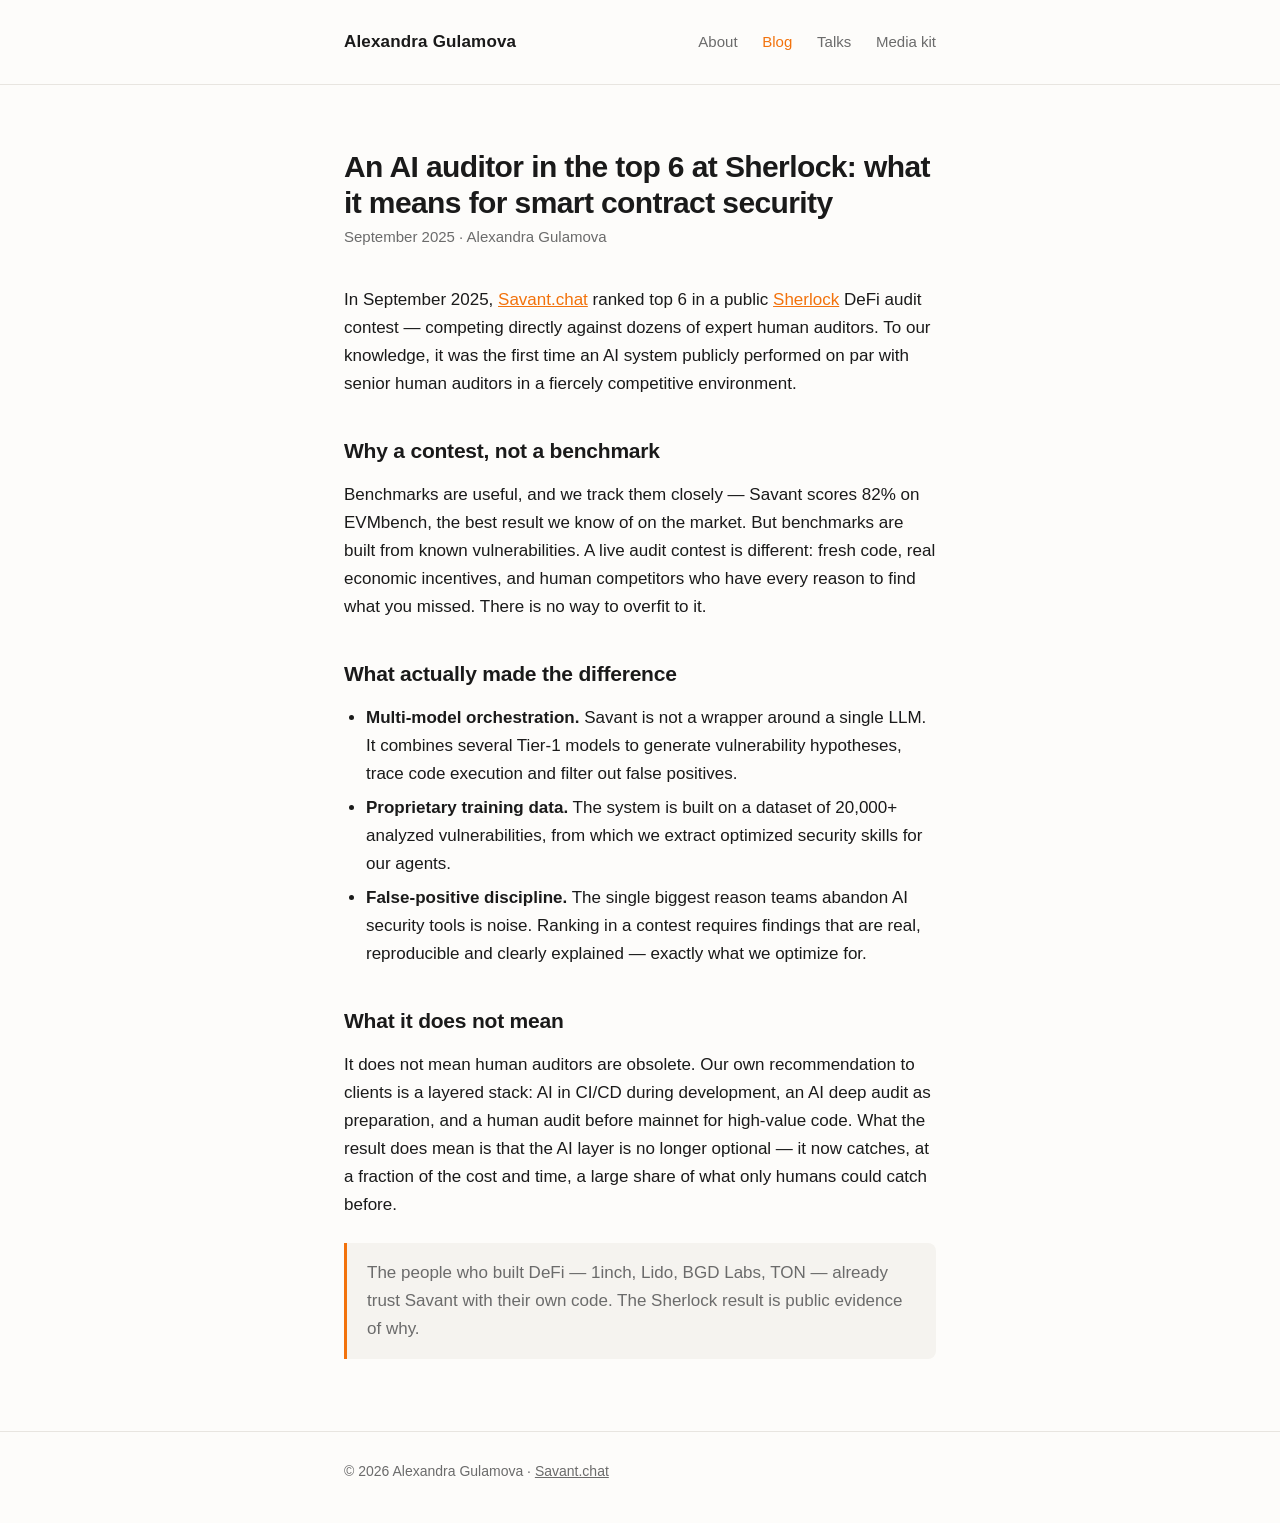
<file: blog/ai-auditor-top-6-sherlock.html>
<!DOCTYPE html>
<html lang="en">
<head>
<meta charset="UTF-8">
<meta name="viewport" content="width=device-width, initial-scale=1.0">
<title>An AI auditor in the top 6 at Sherlock: what it means for smart contract security — Alexandra Gulamova</title>
<meta name="description" content="Savant.chat ranked top 6 in a public Sherlock DeFi audit contest, competing against dozens of expert human auditors — the first public result of its kind. Here is why it matters.">
<link rel="canonical" href="https://alexandragulamova.com/blog/ai-auditor-top-6-sherlock.html">
<meta property="og:type" content="article">
<meta property="og:title" content="An AI auditor in the top 6 at Sherlock: what it means for smart contract security">
<meta property="og:description" content="Savant.chat ranked top 6 in a public Sherlock DeFi audit contest, competing against dozens of expert human auditors — the first public result of its kind. Here is why it matters.">
<link rel="stylesheet" href="../style.css">
<script type="application/ld+json">
{
  "@context": "https://schema.org",
  "@type": "BlogPosting",
  "headline": "An AI auditor in the top 6 at Sherlock: what it means for smart contract security",
  "datePublished": "2025-09-02",
  "author": {
    "@type": "Person",
    "name": "Alexandra Gulamova",
    "url": "https://alexandragulamova.com/"
  },
  "publisher": {
    "@type": "Organization",
    "name": "Savant.chat",
    "url": "https://savant.chat"
  }
}
</script>
</head>
<body>

<header class="site">
  <div class="wrap">
    <a class="logo" href="../index.html">Alexandra Gulamova</a>
    <nav>
      <a href="../index.html">About</a>
      <a href="index.html" aria-current="page">Blog</a>
      <a href="../talks/index.html">Talks</a>
      <a href="../media-kit.html">Media kit</a>
    </nav>
  </div>
</header>

<main>
  <div class="wrap">
    <article>
      <h1>An AI auditor in the top 6 at Sherlock: what it means for smart contract security</h1>
      <p class="meta">September 2025 · Alexandra Gulamova</p>

      <p>In September 2025, <a href="https://savant.chat">Savant.chat</a> ranked top 6 in a public <a href="https://www.sherlock.xyz/">Sherlock</a> DeFi audit contest — competing directly against dozens of expert human auditors. To our knowledge, it was the first time an AI system publicly performed on par with senior human auditors in a fiercely competitive environment.</p>

      <h2>Why a contest, not a benchmark</h2>

      <p>Benchmarks are useful, and we track them closely — Savant scores 82% on EVMbench, the best result we know of on the market. But benchmarks are built from known vulnerabilities. A live audit contest is different: fresh code, real economic incentives, and human competitors who have every reason to find what you missed. There is no way to overfit to it.</p>

      <h2>What actually made the difference</h2>

      <ul>
        <li><strong>Multi-model orchestration.</strong> Savant is not a wrapper around a single LLM. It combines several Tier-1 models to generate vulnerability hypotheses, trace code execution and filter out false positives.</li>
        <li><strong>Proprietary training data.</strong> The system is built on a dataset of 20,000+ analyzed vulnerabilities, from which we extract optimized security skills for our agents.</li>
        <li><strong>False-positive discipline.</strong> The single biggest reason teams abandon AI security tools is noise. Ranking in a contest requires findings that are real, reproducible and clearly explained — exactly what we optimize for.</li>
      </ul>

      <h2>What it does not mean</h2>

      <p>It does not mean human auditors are obsolete. Our own recommendation to clients is a layered stack: AI in CI/CD during development, an AI deep audit as preparation, and a human audit before mainnet for high-value code. What the result does mean is that the AI layer is no longer optional — it now catches, at a fraction of the cost and time, a large share of what only humans could catch before.</p>

      <blockquote>
        <p>The people who built DeFi — 1inch, Lido, BGD Labs, TON — already trust Savant with their own code. The Sherlock result is public evidence of why.</p>
      </blockquote>
    </article>
  </div>
</main>

<footer class="site">
  <div class="wrap">
    © 2026 Alexandra Gulamova · <a href="https://savant.chat">Savant.chat</a>
  </div>
</footer>

</body>
</html>
</file>
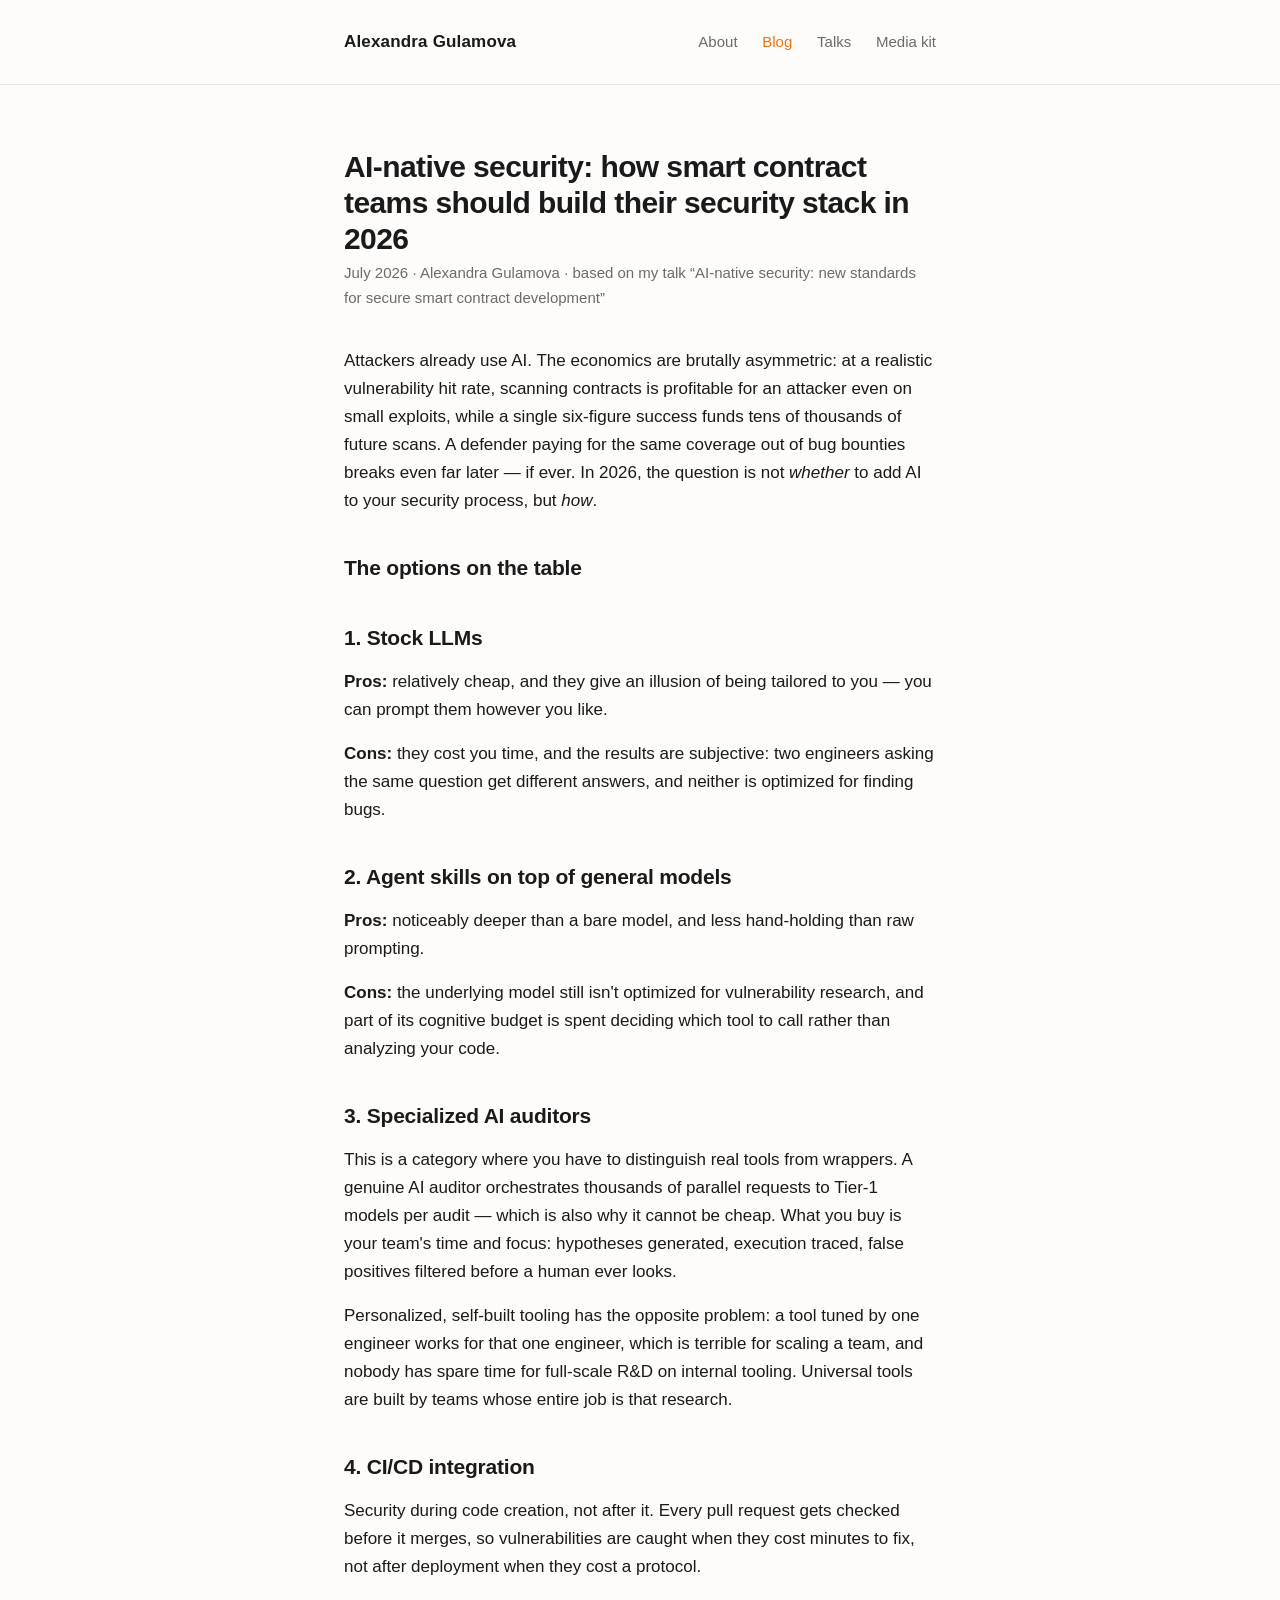
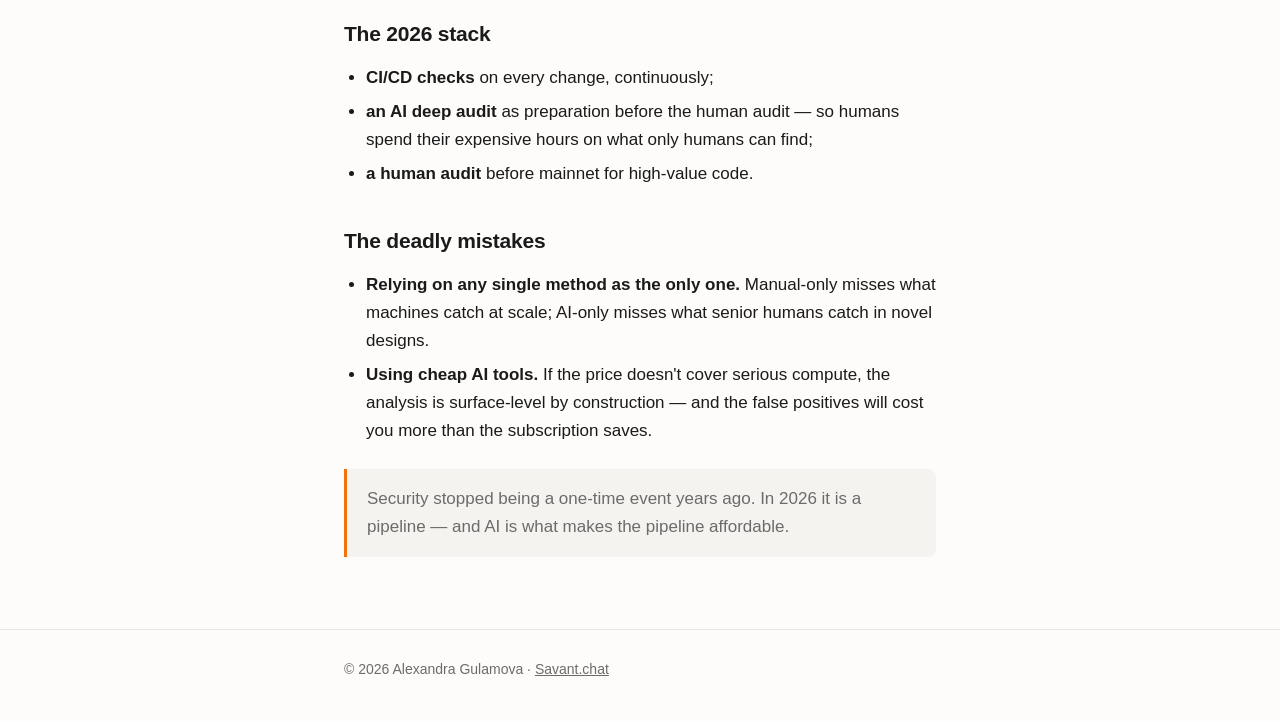
<file: blog/ai-native-security-stack-2026.html>
<!DOCTYPE html>
<html lang="en">
<head>
<meta charset="UTF-8">
<meta name="viewport" content="width=device-width, initial-scale=1.0">
<title>AI-native security: how smart contract teams should build their security stack in 2026 — Alexandra Gulamova</title>
<meta name="description" content="Stock LLMs, agent skills, specialized AI auditors and CI/CD integration — what each layer of a Web3 security stack actually gives you in 2026, and the deadly mistake of relying on any single one.">
<link rel="canonical" href="https://alexandragulamova.com/blog/ai-native-security-stack-2026.html">
<meta property="og:type" content="article">
<meta property="og:title" content="AI-native security: how smart contract teams should build their security stack in 2026">
<meta property="og:description" content="Stock LLMs, agent skills, specialized AI auditors and CI/CD integration — what each layer of a Web3 security stack actually gives you in 2026, and the deadly mistake of relying on any single one.">
<link rel="stylesheet" href="../style.css">
<script type="application/ld+json">
{
  "@context": "https://schema.org",
  "@type": "BlogPosting",
  "headline": "AI-native security: how smart contract teams should build their security stack in 2026",
  "datePublished": "2026-07-04",
  "author": {
    "@type": "Person",
    "name": "Alexandra Gulamova",
    "url": "https://alexandragulamova.com/"
  },
  "publisher": {
    "@type": "Organization",
    "name": "Savant.chat",
    "url": "https://savant.chat"
  }
}
</script>
</head>
<body>

<header class="site">
  <div class="wrap">
    <a class="logo" href="../index.html">Alexandra Gulamova</a>
    <nav>
      <a href="../index.html">About</a>
      <a href="index.html" aria-current="page">Blog</a>
      <a href="../talks/index.html">Talks</a>
      <a href="../media-kit.html">Media kit</a>
    </nav>
  </div>
</header>

<main>
  <div class="wrap">
    <article>
      <h1>AI-native security: how smart contract teams should build their security stack in 2026</h1>
      <p class="meta">July 2026 · Alexandra Gulamova · based on my talk “AI-native security: new standards for secure smart contract development”</p>

      <p>Attackers already use AI. The economics are brutally asymmetric: at a realistic vulnerability hit rate, scanning contracts is profitable for an attacker even on small exploits, while a single six-figure success funds tens of thousands of future scans. A defender paying for the same coverage out of bug bounties breaks even far later — if ever. In 2026, the question is not <em>whether</em> to add AI to your security process, but <em>how</em>.</p>

      <h2>The options on the table</h2>

      <h2>1. Stock LLMs</h2>

      <p><strong>Pros:</strong> relatively cheap, and they give an illusion of being tailored to you — you can prompt them however you like.</p>

      <p><strong>Cons:</strong> they cost you time, and the results are subjective: two engineers asking the same question get different answers, and neither is optimized for finding bugs.</p>

      <h2>2. Agent skills on top of general models</h2>

      <p><strong>Pros:</strong> noticeably deeper than a bare model, and less hand-holding than raw prompting.</p>

      <p><strong>Cons:</strong> the underlying model still isn't optimized for vulnerability research, and part of its cognitive budget is spent deciding which tool to call rather than analyzing your code.</p>

      <h2>3. Specialized AI auditors</h2>

      <p>This is a category where you have to distinguish real tools from wrappers. A genuine AI auditor orchestrates thousands of parallel requests to Tier-1 models per audit — which is also why it cannot be cheap. What you buy is your team's time and focus: hypotheses generated, execution traced, false positives filtered before a human ever looks.</p>

      <p>Personalized, self-built tooling has the opposite problem: a tool tuned by one engineer works for that one engineer, which is terrible for scaling a team, and nobody has spare time for full-scale R&amp;D on internal tooling. Universal tools are built by teams whose entire job is that research.</p>

      <h2>4. CI/CD integration</h2>

      <p>Security during code creation, not after it. Every pull request gets checked before it merges, so vulnerabilities are caught when they cost minutes to fix, not after deployment when they cost a protocol.</p>

      <h2>The 2026 stack</h2>

      <ul>
        <li><strong>CI/CD checks</strong> on every change, continuously;</li>
        <li><strong>an AI deep audit</strong> as preparation before the human audit — so humans spend their expensive hours on what only humans can find;</li>
        <li><strong>a human audit</strong> before mainnet for high-value code.</li>
      </ul>

      <h2>The deadly mistakes</h2>

      <ul>
        <li><strong>Relying on any single method as the only one.</strong> Manual-only misses what machines catch at scale; AI-only misses what senior humans catch in novel designs.</li>
        <li><strong>Using cheap AI tools.</strong> If the price doesn't cover serious compute, the analysis is surface-level by construction — and the false positives will cost you more than the subscription saves.</li>
      </ul>

      <blockquote>
        <p>Security stopped being a one-time event years ago. In 2026 it is a pipeline — and AI is what makes the pipeline affordable.</p>
      </blockquote>
    </article>
  </div>
</main>

<footer class="site">
  <div class="wrap">
    © 2026 Alexandra Gulamova · <a href="https://savant.chat">Savant.chat</a>
  </div>
</footer>

</body>
</html>
</file>
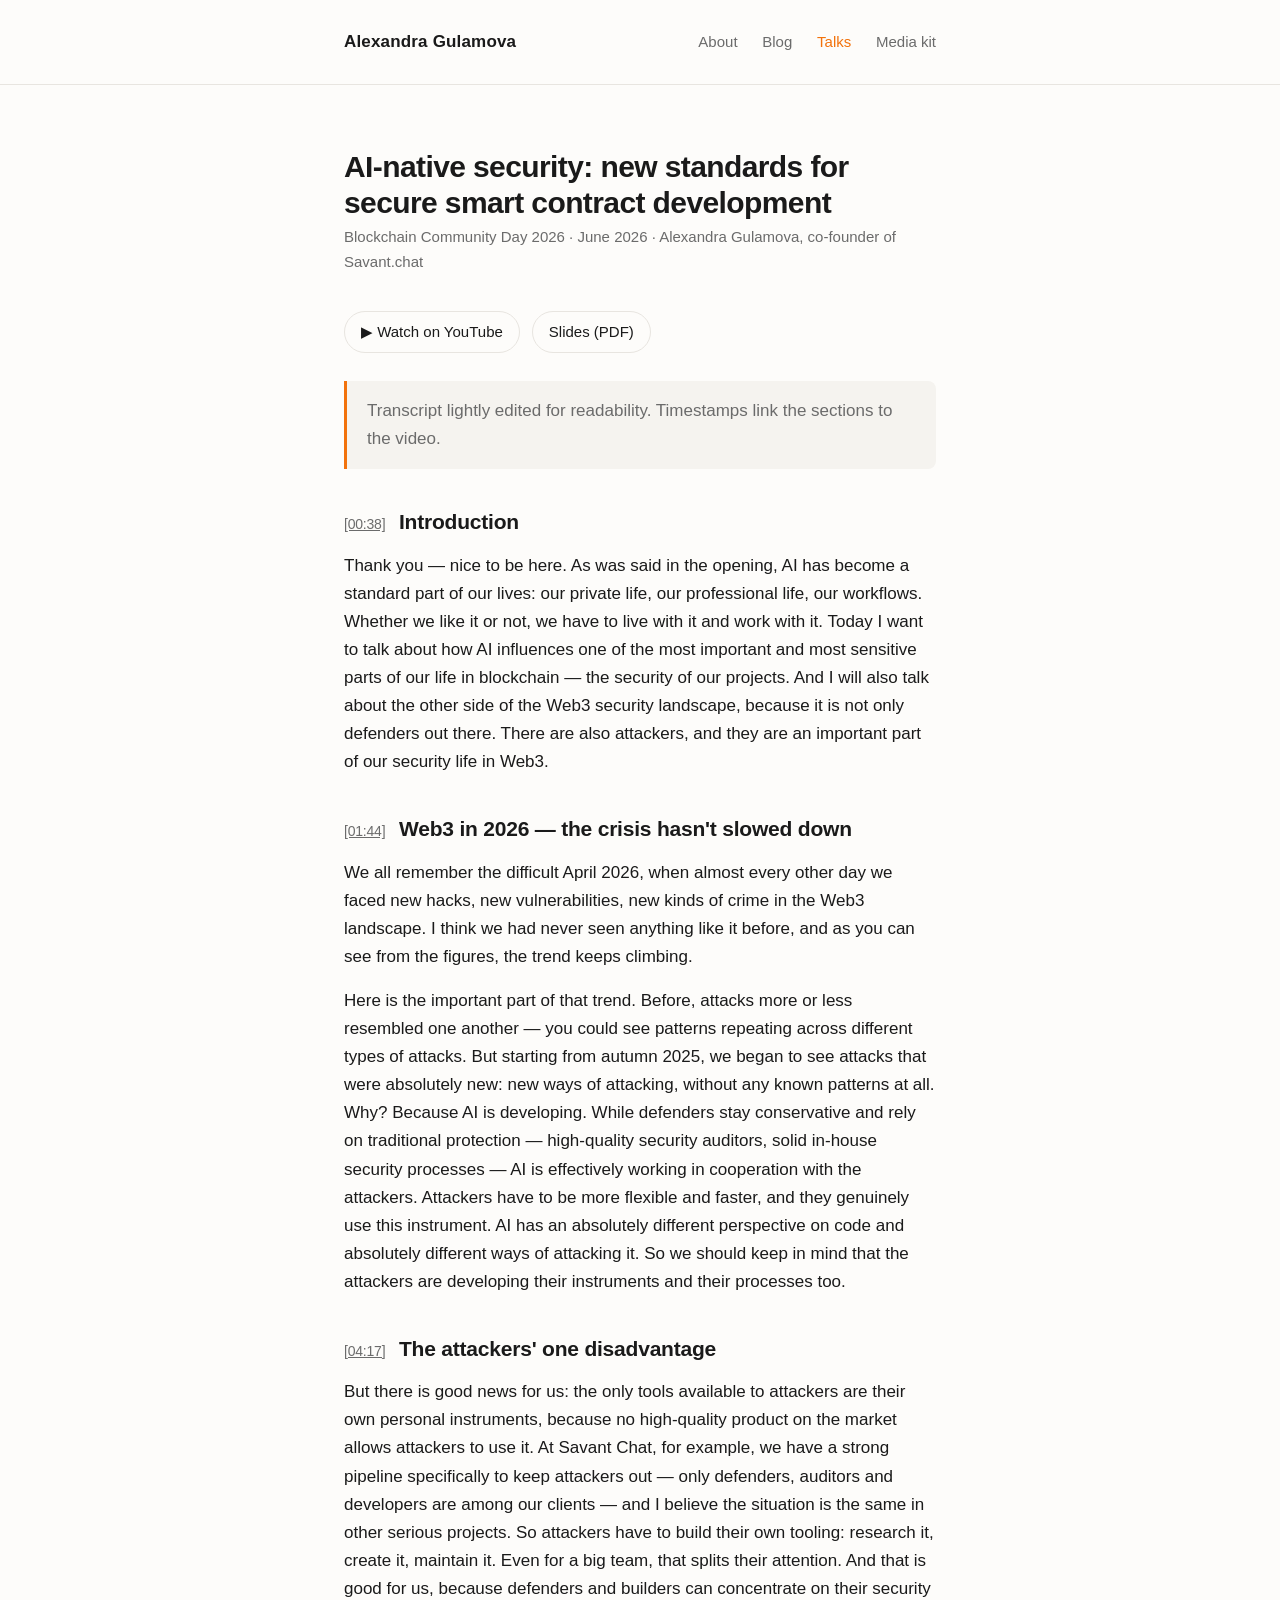
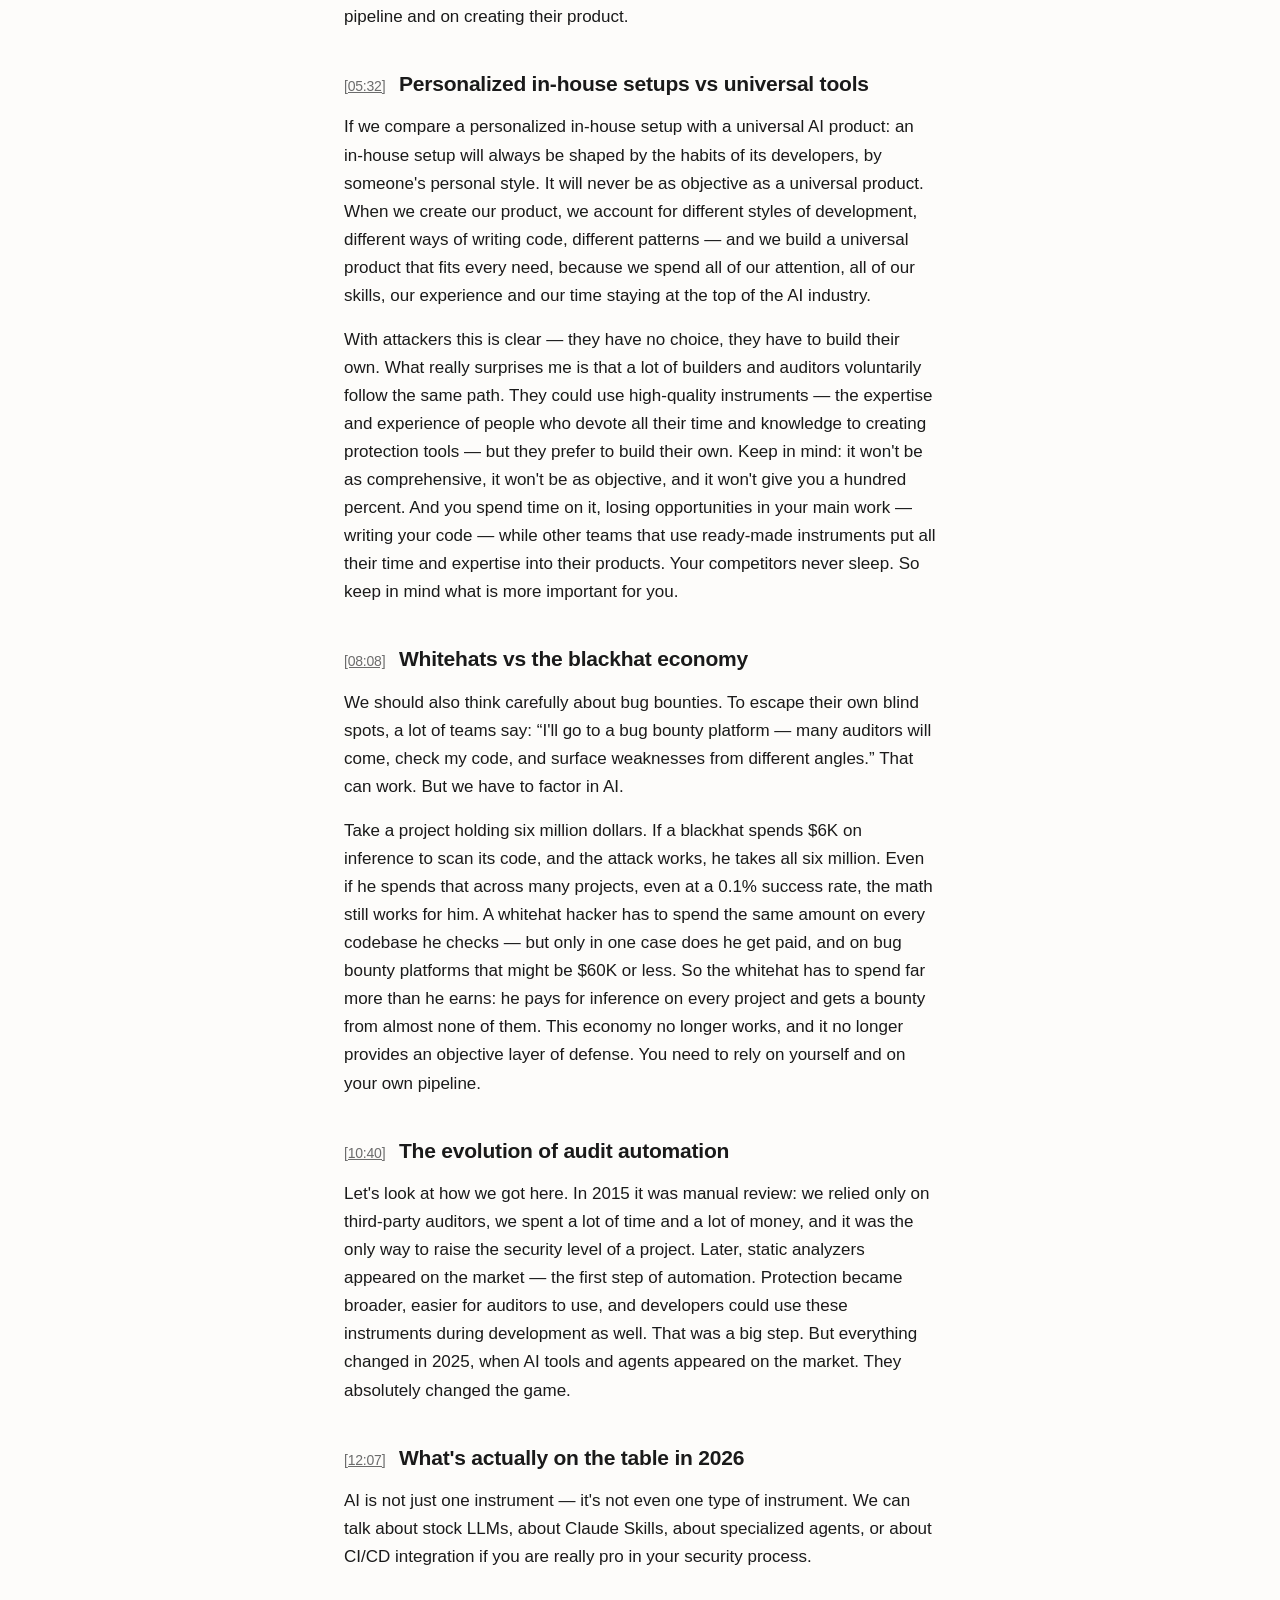
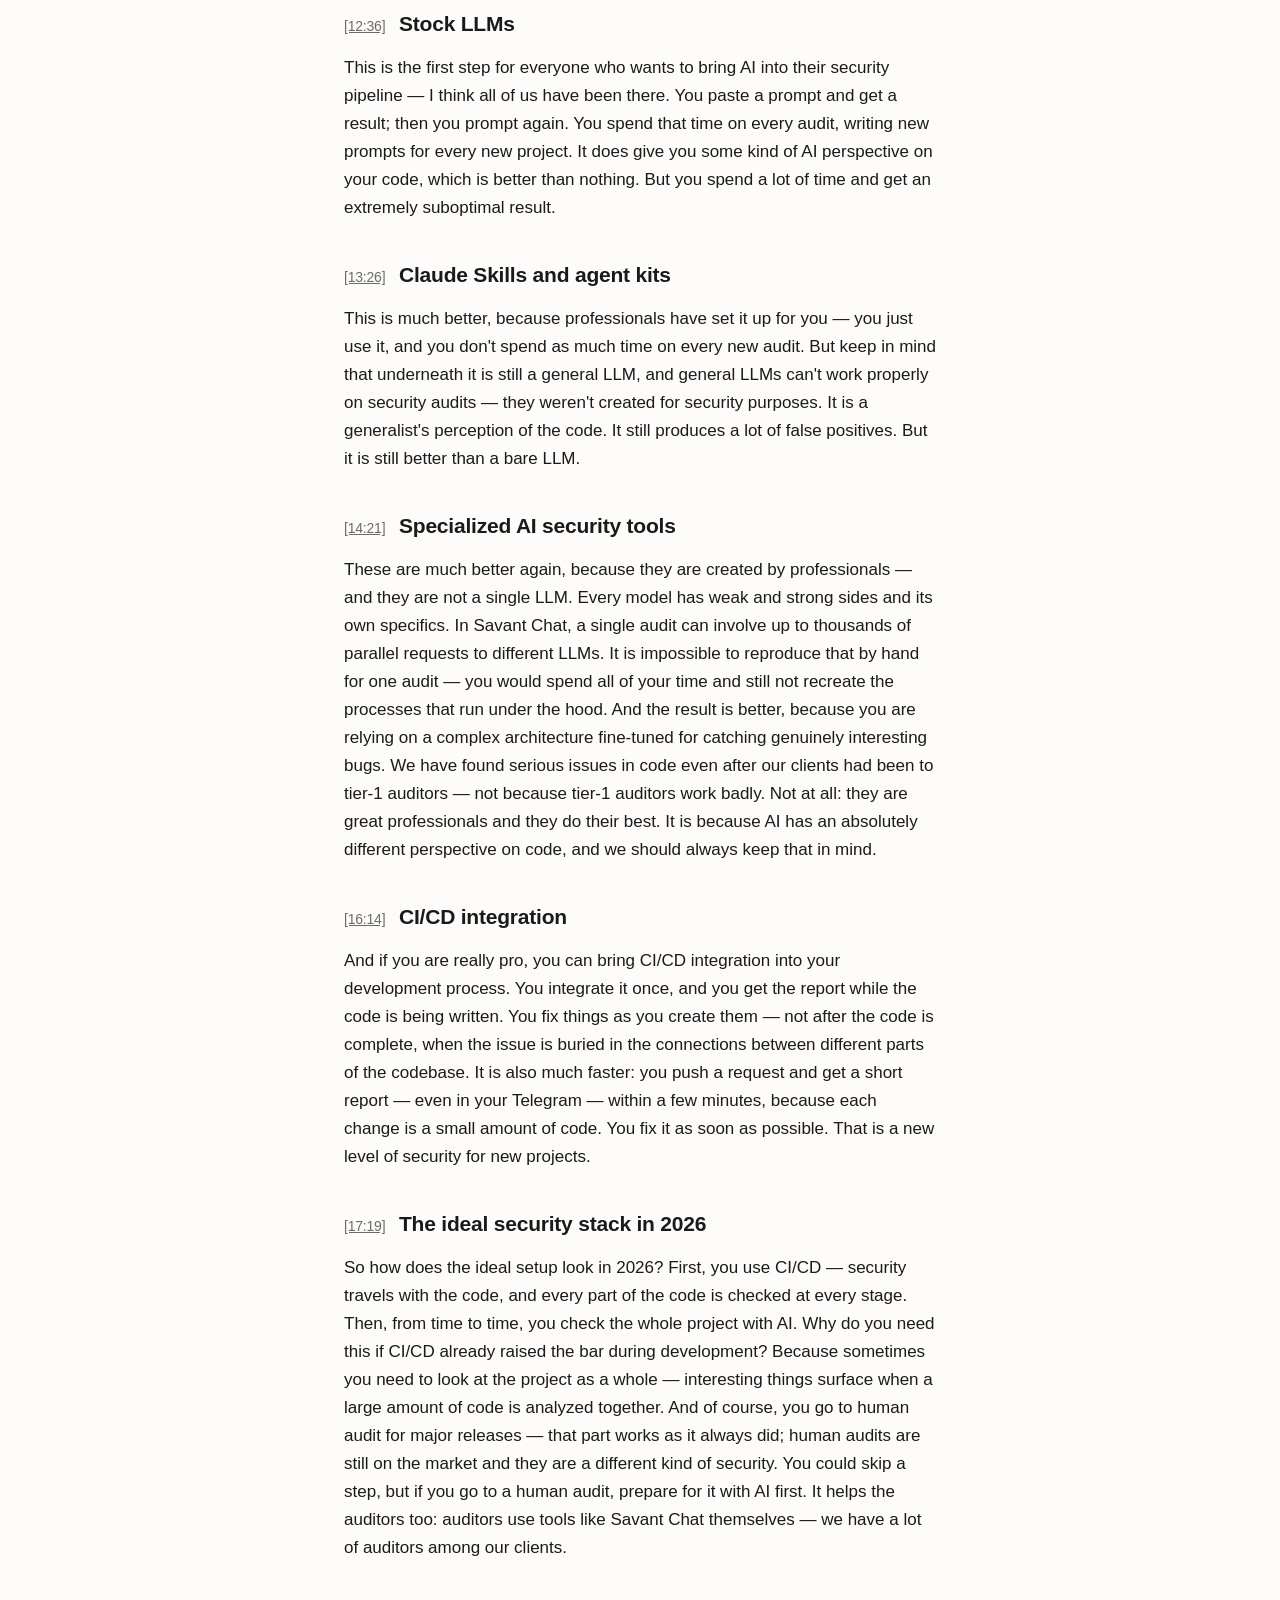
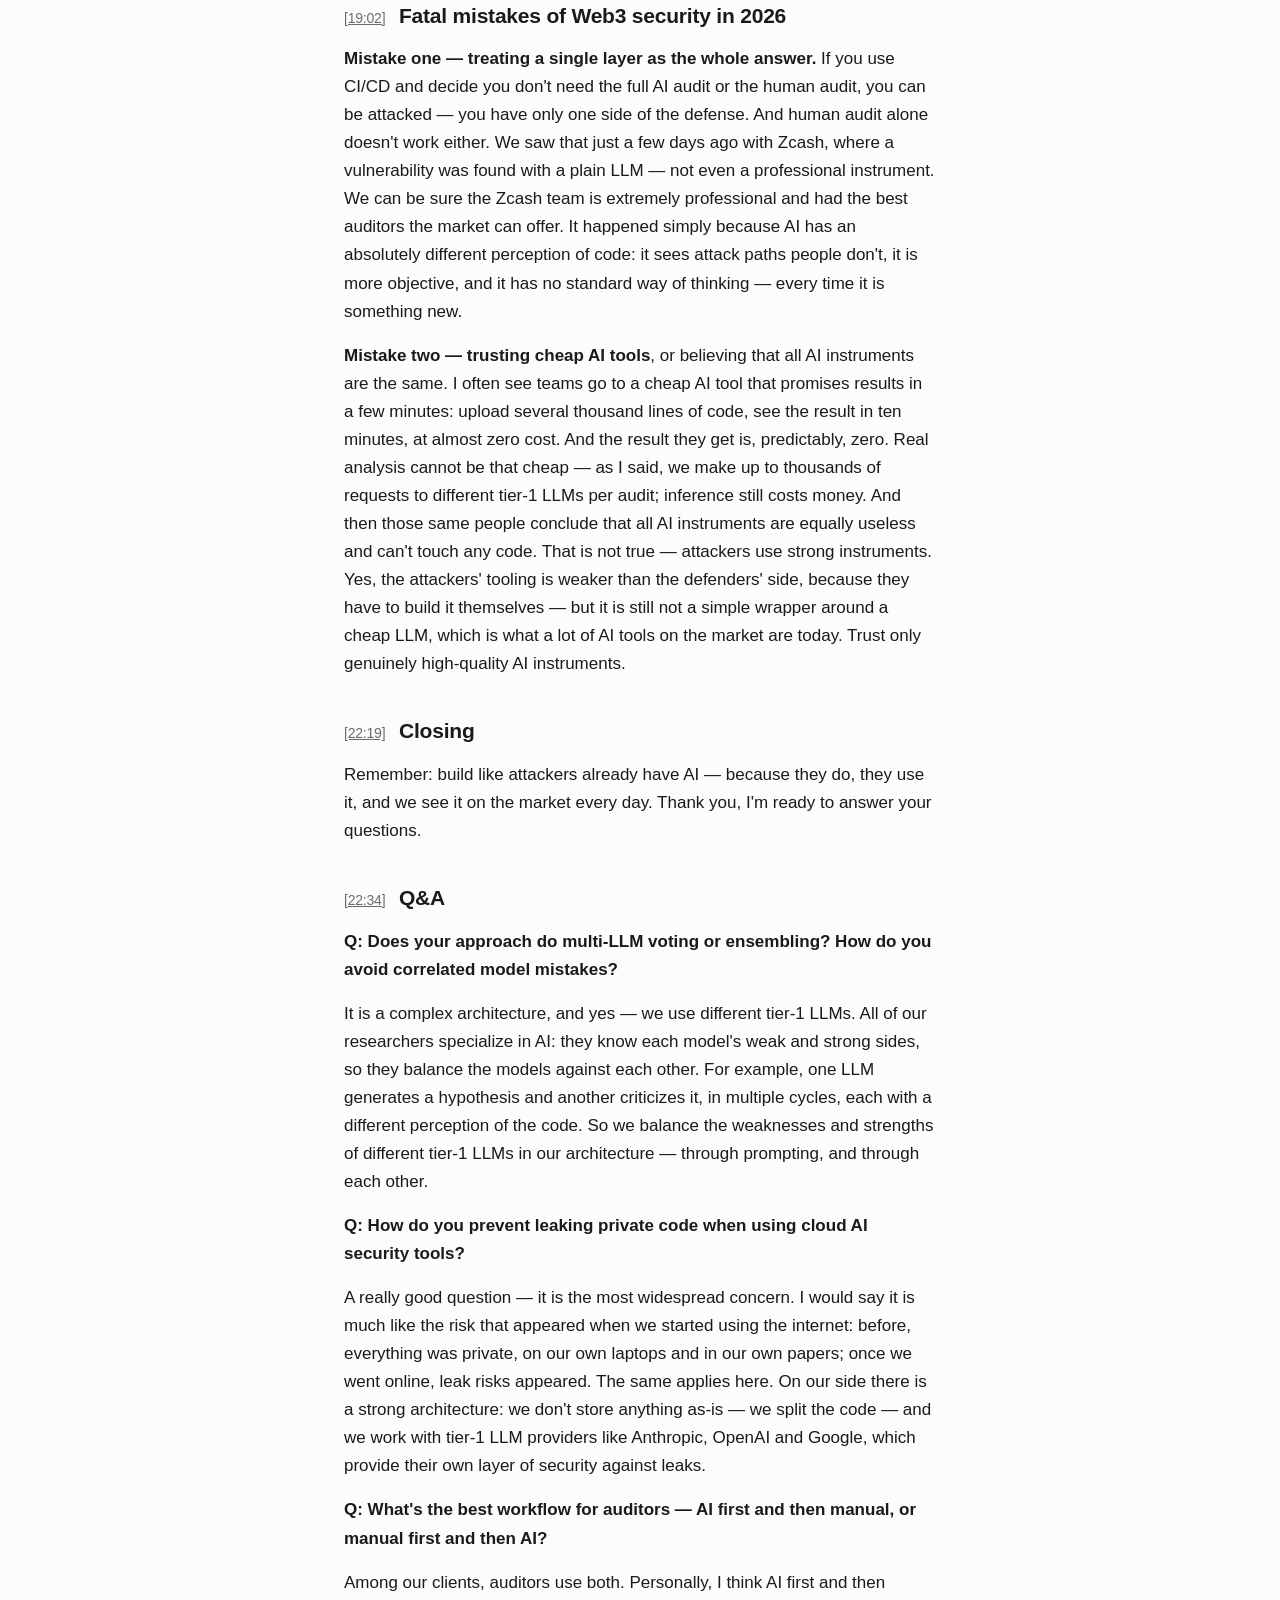
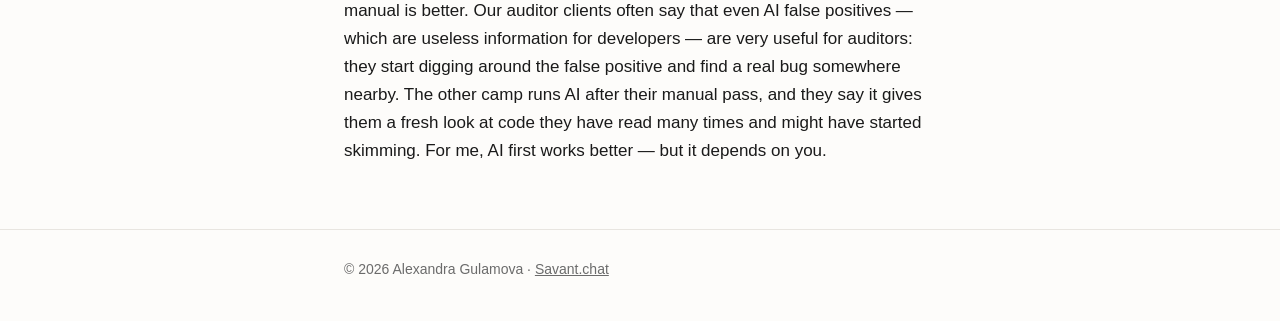
<file: talks/ai-native-security-blockchain-community-day-2026.html>
<!DOCTYPE html>
<html lang="en">
<head>
<meta charset="UTF-8">
<meta name="viewport" content="width=device-width, initial-scale=1.0">
<title>Transcript: AI-native security — Blockchain Community Day 2026 — Alexandra Gulamova</title>
<meta name="description" content="Full transcript of Alexandra Gulamova's talk at Blockchain Community Day 2026: why attackers already use AI, the broken economics of bug bounties, stock LLMs vs Claude Skills vs specialized AI auditors vs CI/CD, and the fatal mistakes of Web3 security in 2026.">
<link rel="canonical" href="https://alexandragulamova.com/talks/ai-native-security-blockchain-community-day-2026.html">
<meta property="og:type" content="article">
<meta property="og:title" content="Transcript: AI-native security — Blockchain Community Day 2026">
<meta property="og:description" content="Full transcript of Alexandra Gulamova's conference talk on AI-native security for smart contracts, with Q&amp;A.">
<link rel="stylesheet" href="../style.css">
<script type="application/ld+json">
{
  "@context": "https://schema.org",
  "@type": "VideoObject",
  "name": "AI-native security: new standards for secure smart contract development",
  "description": "Talk by Alexandra Gulamova (co-founder, Savant.chat) at Blockchain Community Day 2026: how AI changes the smart contract threat landscape, the economics of blackhat scanning, the four flavors of AI in the audit pipeline, and the layered security stack for 2026.",
  "uploadDate": "2026-06-17",
  "url": "https://www.youtube.com/watch?v=ZrZ4AwwzMtY",
  "embedUrl": "https://www.youtube.com/embed/ZrZ4AwwzMtY",
  "thumbnailUrl": "https://i.ytimg.com/vi/ZrZ4AwwzMtY/hqdefault.jpg",
  "publisher": { "@type": "Organization", "name": "Blockchain Professionals" },
  "actor": {
    "@type": "Person",
    "name": "Alexandra Gulamova",
    "url": "https://alexandragulamova.com/"
  }
}
</script>
</head>
<body>

<header class="site">
  <div class="wrap">
    <a class="logo" href="../index.html">Alexandra Gulamova</a>
    <nav>
      <a href="../index.html">About</a>
      <a href="../blog/index.html">Blog</a>
      <a href="index.html" aria-current="page">Talks</a>
      <a href="../media-kit.html">Media kit</a>
    </nav>
  </div>
</header>

<main>
  <div class="wrap">
    <article>
      <h1>AI-native security: new standards for secure smart contract development</h1>
      <p class="meta">Blockchain Community Day 2026 · June 2026 · Alexandra Gulamova, co-founder of Savant.chat</p>

      <div class="links" style="margin-bottom: 28px;">
        <a href="https://www.youtube.com/watch?v=ZrZ4AwwzMtY">▶ Watch on YouTube</a>
        <a href="../assets/talks/ai-native-security-savant-chat-2026.pdf">Slides (PDF)</a>
      </div>

      <blockquote><p>Transcript lightly edited for readability. Timestamps link the sections to the video.</p></blockquote>

      <h2><a class="tstamp" href="https://www.youtube.com/watch?v=ZrZ4AwwzMtY&amp;t=38s">[00:38]</a> Introduction</h2>
      <p>Thank you — nice to be here. As was said in the opening, AI has become a standard part of our lives: our private life, our professional life, our workflows. Whether we like it or not, we have to live with it and work with it. Today I want to talk about how AI influences one of the most important and most sensitive parts of our life in blockchain — the security of our projects. And I will also talk about the other side of the Web3 security landscape, because it is not only defenders out there. There are also attackers, and they are an important part of our security life in Web3.</p>

      <h2><a class="tstamp" href="https://www.youtube.com/watch?v=ZrZ4AwwzMtY&amp;t=104s">[01:44]</a> Web3 in 2026 — the crisis hasn't slowed down</h2>
      <p>We all remember the difficult April 2026, when almost every other day we faced new hacks, new vulnerabilities, new kinds of crime in the Web3 landscape. I think we had never seen anything like it before, and as you can see from the figures, the trend keeps climbing.</p>
      <p>Here is the important part of that trend. Before, attacks more or less resembled one another — you could see patterns repeating across different types of attacks. But starting from autumn 2025, we began to see attacks that were absolutely new: new ways of attacking, without any known patterns at all. Why? Because AI is developing. While defenders stay conservative and rely on traditional protection — high-quality security auditors, solid in-house security processes — AI is effectively working in cooperation with the attackers. Attackers have to be more flexible and faster, and they genuinely use this instrument. AI has an absolutely different perspective on code and absolutely different ways of attacking it. So we should keep in mind that the attackers are developing their instruments and their processes too.</p>

      <h2><a class="tstamp" href="https://www.youtube.com/watch?v=ZrZ4AwwzMtY&amp;t=257s">[04:17]</a> The attackers' one disadvantage</h2>
      <p>But there is good news for us: the only tools available to attackers are their own personal instruments, because no high-quality product on the market allows attackers to use it. At Savant Chat, for example, we have a strong pipeline specifically to keep attackers out — only defenders, auditors and developers are among our clients — and I believe the situation is the same in other serious projects. So attackers have to build their own tooling: research it, create it, maintain it. Even for a big team, that splits their attention. And that is good for us, because defenders and builders can concentrate on their security pipeline and on creating their product.</p>

      <h2><a class="tstamp" href="https://www.youtube.com/watch?v=ZrZ4AwwzMtY&amp;t=332s">[05:32]</a> Personalized in-house setups vs universal tools</h2>
      <p>If we compare a personalized in-house setup with a universal AI product: an in-house setup will always be shaped by the habits of its developers, by someone's personal style. It will never be as objective as a universal product. When we create our product, we account for different styles of development, different ways of writing code, different patterns — and we build a universal product that fits every need, because we spend all of our attention, all of our skills, our experience and our time staying at the top of the AI industry.</p>
      <p>With attackers this is clear — they have no choice, they have to build their own. What really surprises me is that a lot of builders and auditors voluntarily follow the same path. They could use high-quality instruments — the expertise and experience of people who devote all their time and knowledge to creating protection tools — but they prefer to build their own. Keep in mind: it won't be as comprehensive, it won't be as objective, and it won't give you a hundred percent. And you spend time on it, losing opportunities in your main work — writing your code — while other teams that use ready-made instruments put all their time and expertise into their products. Your competitors never sleep. So keep in mind what is more important for you.</p>

      <h2><a class="tstamp" href="https://www.youtube.com/watch?v=ZrZ4AwwzMtY&amp;t=488s">[08:08]</a> Whitehats vs the blackhat economy</h2>
      <p>We should also think carefully about bug bounties. To escape their own blind spots, a lot of teams say: “I'll go to a bug bounty platform — many auditors will come, check my code, and surface weaknesses from different angles.” That can work. But we have to factor in AI.</p>
      <p>Take a project holding six million dollars. If a blackhat spends $6K on inference to scan its code, and the attack works, he takes all six million. Even if he spends that across many projects, even at a 0.1% success rate, the math still works for him. A whitehat hacker has to spend the same amount on every codebase he checks — but only in one case does he get paid, and on bug bounty platforms that might be $60K or less. So the whitehat has to spend far more than he earns: he pays for inference on every project and gets a bounty from almost none of them. This economy no longer works, and it no longer provides an objective layer of defense. You need to rely on yourself and on your own pipeline.</p>

      <h2><a class="tstamp" href="https://www.youtube.com/watch?v=ZrZ4AwwzMtY&amp;t=640s">[10:40]</a> The evolution of audit automation</h2>
      <p>Let's look at how we got here. In 2015 it was manual review: we relied only on third-party auditors, we spent a lot of time and a lot of money, and it was the only way to raise the security level of a project. Later, static analyzers appeared on the market — the first step of automation. Protection became broader, easier for auditors to use, and developers could use these instruments during development as well. That was a big step. But everything changed in 2025, when AI tools and agents appeared on the market. They absolutely changed the game.</p>

      <h2><a class="tstamp" href="https://www.youtube.com/watch?v=ZrZ4AwwzMtY&amp;t=727s">[12:07]</a> What's actually on the table in 2026</h2>
      <p>AI is not just one instrument — it's not even one type of instrument. We can talk about stock LLMs, about Claude Skills, about specialized agents, or about CI/CD integration if you are really pro in your security process.</p>

      <h2><a class="tstamp" href="https://www.youtube.com/watch?v=ZrZ4AwwzMtY&amp;t=756s">[12:36]</a> Stock LLMs</h2>
      <p>This is the first step for everyone who wants to bring AI into their security pipeline — I think all of us have been there. You paste a prompt and get a result; then you prompt again. You spend that time on every audit, writing new prompts for every new project. It does give you some kind of AI perspective on your code, which is better than nothing. But you spend a lot of time and get an extremely suboptimal result.</p>

      <h2><a class="tstamp" href="https://www.youtube.com/watch?v=ZrZ4AwwzMtY&amp;t=806s">[13:26]</a> Claude Skills and agent kits</h2>
      <p>This is much better, because professionals have set it up for you — you just use it, and you don't spend as much time on every new audit. But keep in mind that underneath it is still a general LLM, and general LLMs can't work properly on security audits — they weren't created for security purposes. It is a generalist's perception of the code. It still produces a lot of false positives. But it is still better than a bare LLM.</p>

      <h2><a class="tstamp" href="https://www.youtube.com/watch?v=ZrZ4AwwzMtY&amp;t=861s">[14:21]</a> Specialized AI security tools</h2>
      <p>These are much better again, because they are created by professionals — and they are not a single LLM. Every model has weak and strong sides and its own specifics. In Savant Chat, a single audit can involve up to thousands of parallel requests to different LLMs. It is impossible to reproduce that by hand for one audit — you would spend all of your time and still not recreate the processes that run under the hood. And the result is better, because you are relying on a complex architecture fine-tuned for catching genuinely interesting bugs. We have found serious issues in code even after our clients had been to tier-1 auditors — not because tier-1 auditors work badly. Not at all: they are great professionals and they do their best. It is because AI has an absolutely different perspective on code, and we should always keep that in mind.</p>

      <h2><a class="tstamp" href="https://www.youtube.com/watch?v=ZrZ4AwwzMtY&amp;t=974s">[16:14]</a> CI/CD integration</h2>
      <p>And if you are really pro, you can bring CI/CD integration into your development process. You integrate it once, and you get the report while the code is being written. You fix things as you create them — not after the code is complete, when the issue is buried in the connections between different parts of the codebase. It is also much faster: you push a request and get a short report — even in your Telegram — within a few minutes, because each change is a small amount of code. You fix it as soon as possible. That is a new level of security for new projects.</p>

      <h2><a class="tstamp" href="https://www.youtube.com/watch?v=ZrZ4AwwzMtY&amp;t=1039s">[17:19]</a> The ideal security stack in 2026</h2>
      <p>So how does the ideal setup look in 2026? First, you use CI/CD — security travels with the code, and every part of the code is checked at every stage. Then, from time to time, you check the whole project with AI. Why do you need this if CI/CD already raised the bar during development? Because sometimes you need to look at the project as a whole — interesting things surface when a large amount of code is analyzed together. And of course, you go to human audit for major releases — that part works as it always did; human audits are still on the market and they are a different kind of security. You could skip a step, but if you go to a human audit, prepare for it with AI first. It helps the auditors too: auditors use tools like Savant Chat themselves — we have a lot of auditors among our clients.</p>

      <h2><a class="tstamp" href="https://www.youtube.com/watch?v=ZrZ4AwwzMtY&amp;t=1142s">[19:02]</a> Fatal mistakes of Web3 security in 2026</h2>
      <p><strong>Mistake one — treating a single layer as the whole answer.</strong> If you use CI/CD and decide you don't need the full AI audit or the human audit, you can be attacked — you have only one side of the defense. And human audit alone doesn't work either. We saw that just a few days ago with Zcash, where a vulnerability was found with a plain LLM — not even a professional instrument. We can be sure the Zcash team is extremely professional and had the best auditors the market can offer. It happened simply because AI has an absolutely different perception of code: it sees attack paths people don't, it is more objective, and it has no standard way of thinking — every time it is something new.</p>
      <p><strong>Mistake two — trusting cheap AI tools</strong>, or believing that all AI instruments are the same. I often see teams go to a cheap AI tool that promises results in a few minutes: upload several thousand lines of code, see the result in ten minutes, at almost zero cost. And the result they get is, predictably, zero. Real analysis cannot be that cheap — as I said, we make up to thousands of requests to different tier-1 LLMs per audit; inference still costs money. And then those same people conclude that all AI instruments are equally useless and can't touch any code. That is not true — attackers use strong instruments. Yes, the attackers' tooling is weaker than the defenders' side, because they have to build it themselves — but it is still not a simple wrapper around a cheap LLM, which is what a lot of AI tools on the market are today. Trust only genuinely high-quality AI instruments.</p>

      <h2><a class="tstamp" href="https://www.youtube.com/watch?v=ZrZ4AwwzMtY&amp;t=1339s">[22:19]</a> Closing</h2>
      <p>Remember: build like attackers already have AI — because they do, they use it, and we see it on the market every day. Thank you, I'm ready to answer your questions.</p>

      <h2><a class="tstamp" href="https://www.youtube.com/watch?v=ZrZ4AwwzMtY&amp;t=1354s">[22:34]</a> Q&amp;A</h2>
      <p><strong>Q: Does your approach do multi-LLM voting or ensembling? How do you avoid correlated model mistakes?</strong></p>
      <p>It is a complex architecture, and yes — we use different tier-1 LLMs. All of our researchers specialize in AI: they know each model's weak and strong sides, so they balance the models against each other. For example, one LLM generates a hypothesis and another criticizes it, in multiple cycles, each with a different perception of the code. So we balance the weaknesses and strengths of different tier-1 LLMs in our architecture — through prompting, and through each other.</p>
      <p><strong>Q: How do you prevent leaking private code when using cloud AI security tools?</strong></p>
      <p>A really good question — it is the most widespread concern. I would say it is much like the risk that appeared when we started using the internet: before, everything was private, on our own laptops and in our own papers; once we went online, leak risks appeared. The same applies here. On our side there is a strong architecture: we don't store anything as-is — we split the code — and we work with tier-1 LLM providers like Anthropic, OpenAI and Google, which provide their own layer of security against leaks.</p>
      <p><strong>Q: What's the best workflow for auditors — AI first and then manual, or manual first and then AI?</strong></p>
      <p>Among our clients, auditors use both. Personally, I think AI first and then manual is better. Our auditor clients often say that even AI false positives — which are useless information for developers — are very useful for auditors: they start digging around the false positive and find a real bug somewhere nearby. The other camp runs AI after their manual pass, and they say it gives them a fresh look at code they have read many times and might have started skimming. For me, AI first works better — but it depends on you.</p>
    </article>
  </div>
</main>

<footer class="site">
  <div class="wrap">
    © 2026 Alexandra Gulamova · <a href="https://savant.chat">Savant.chat</a>
  </div>
</footer>

</body>
</html>
</file>
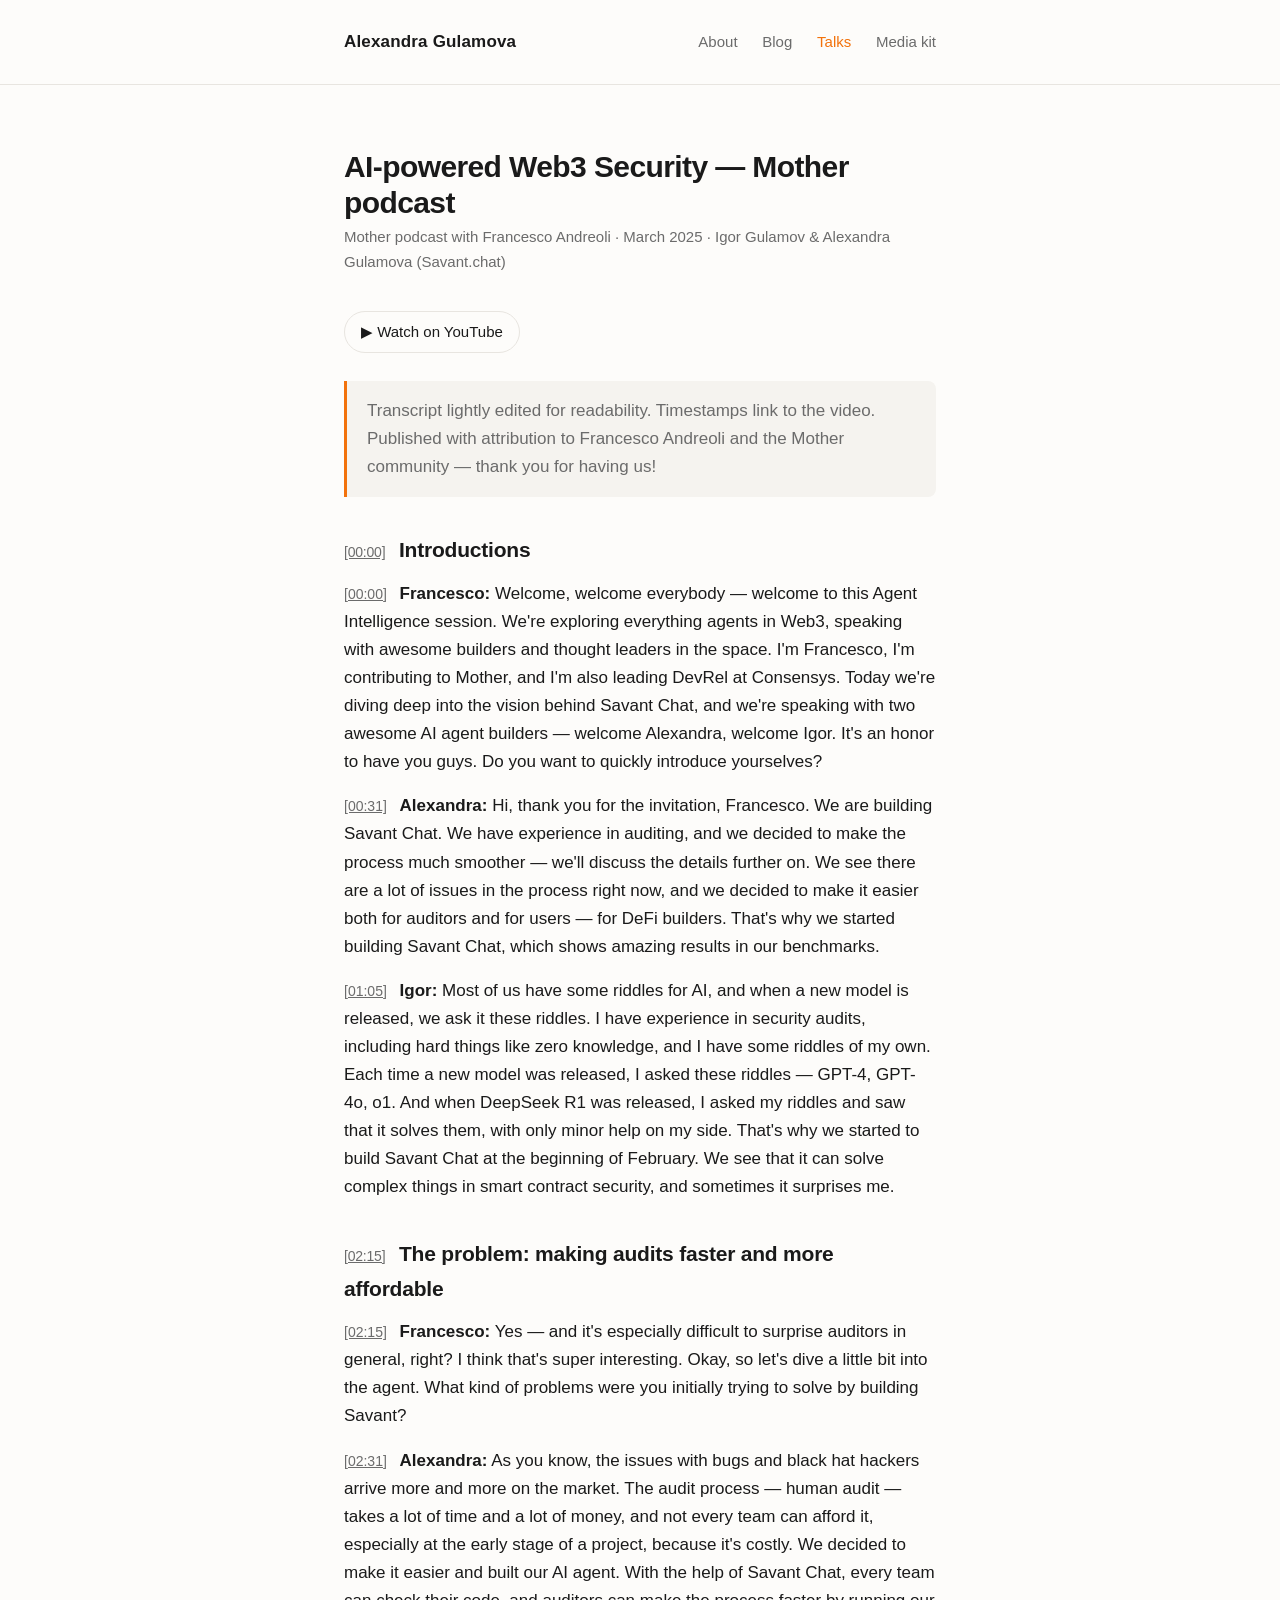
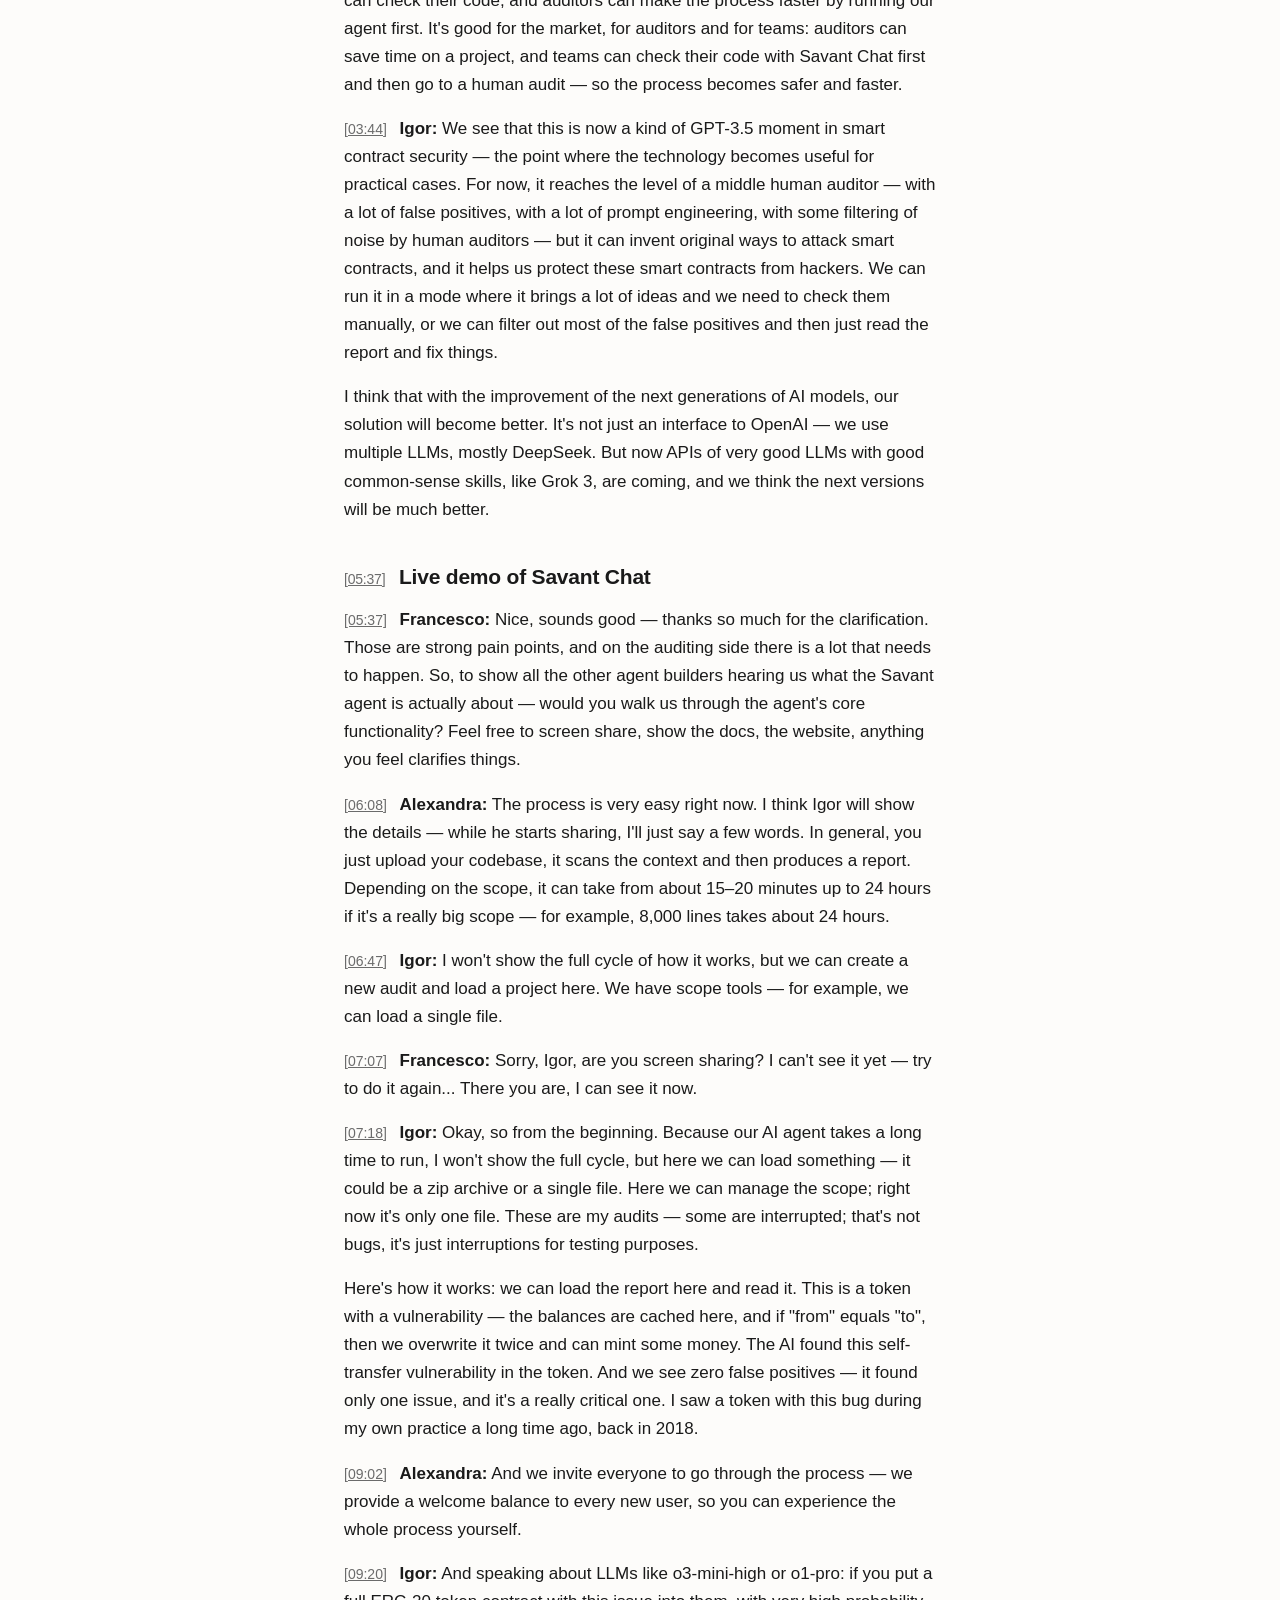
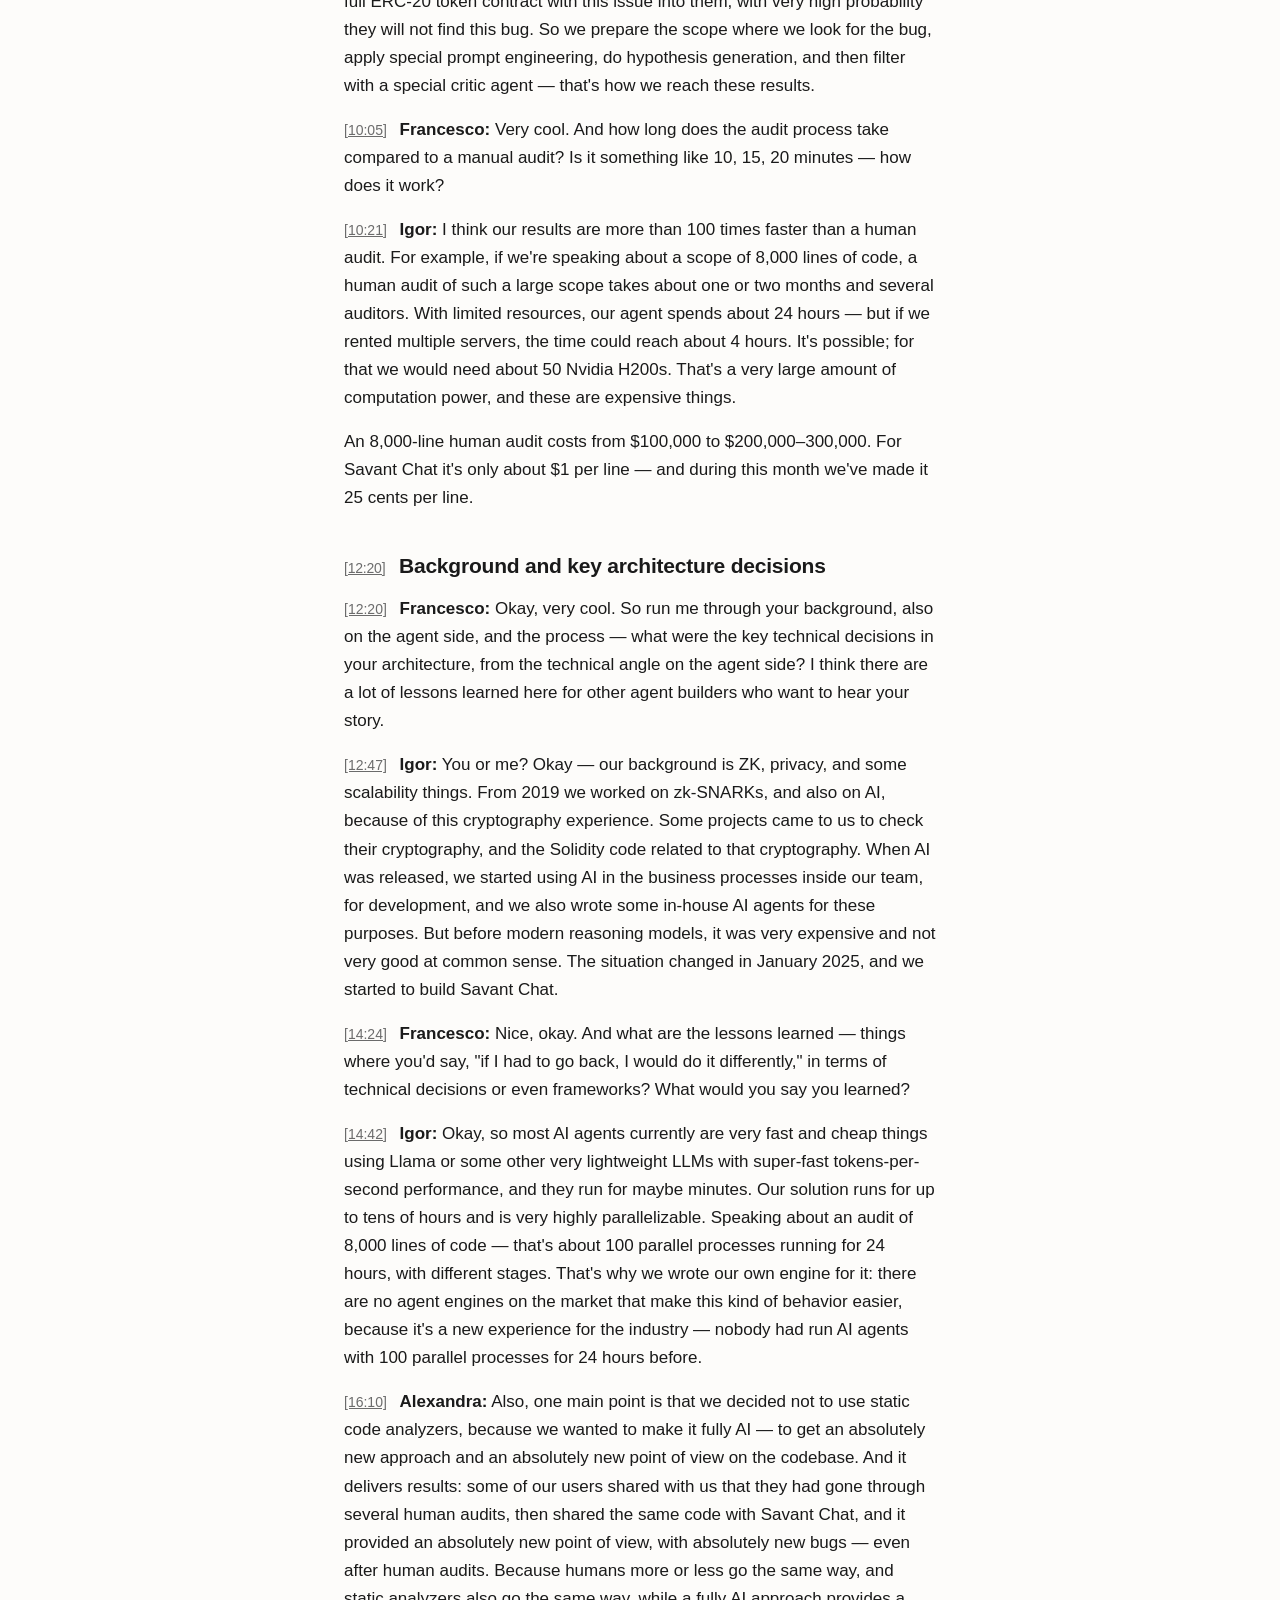
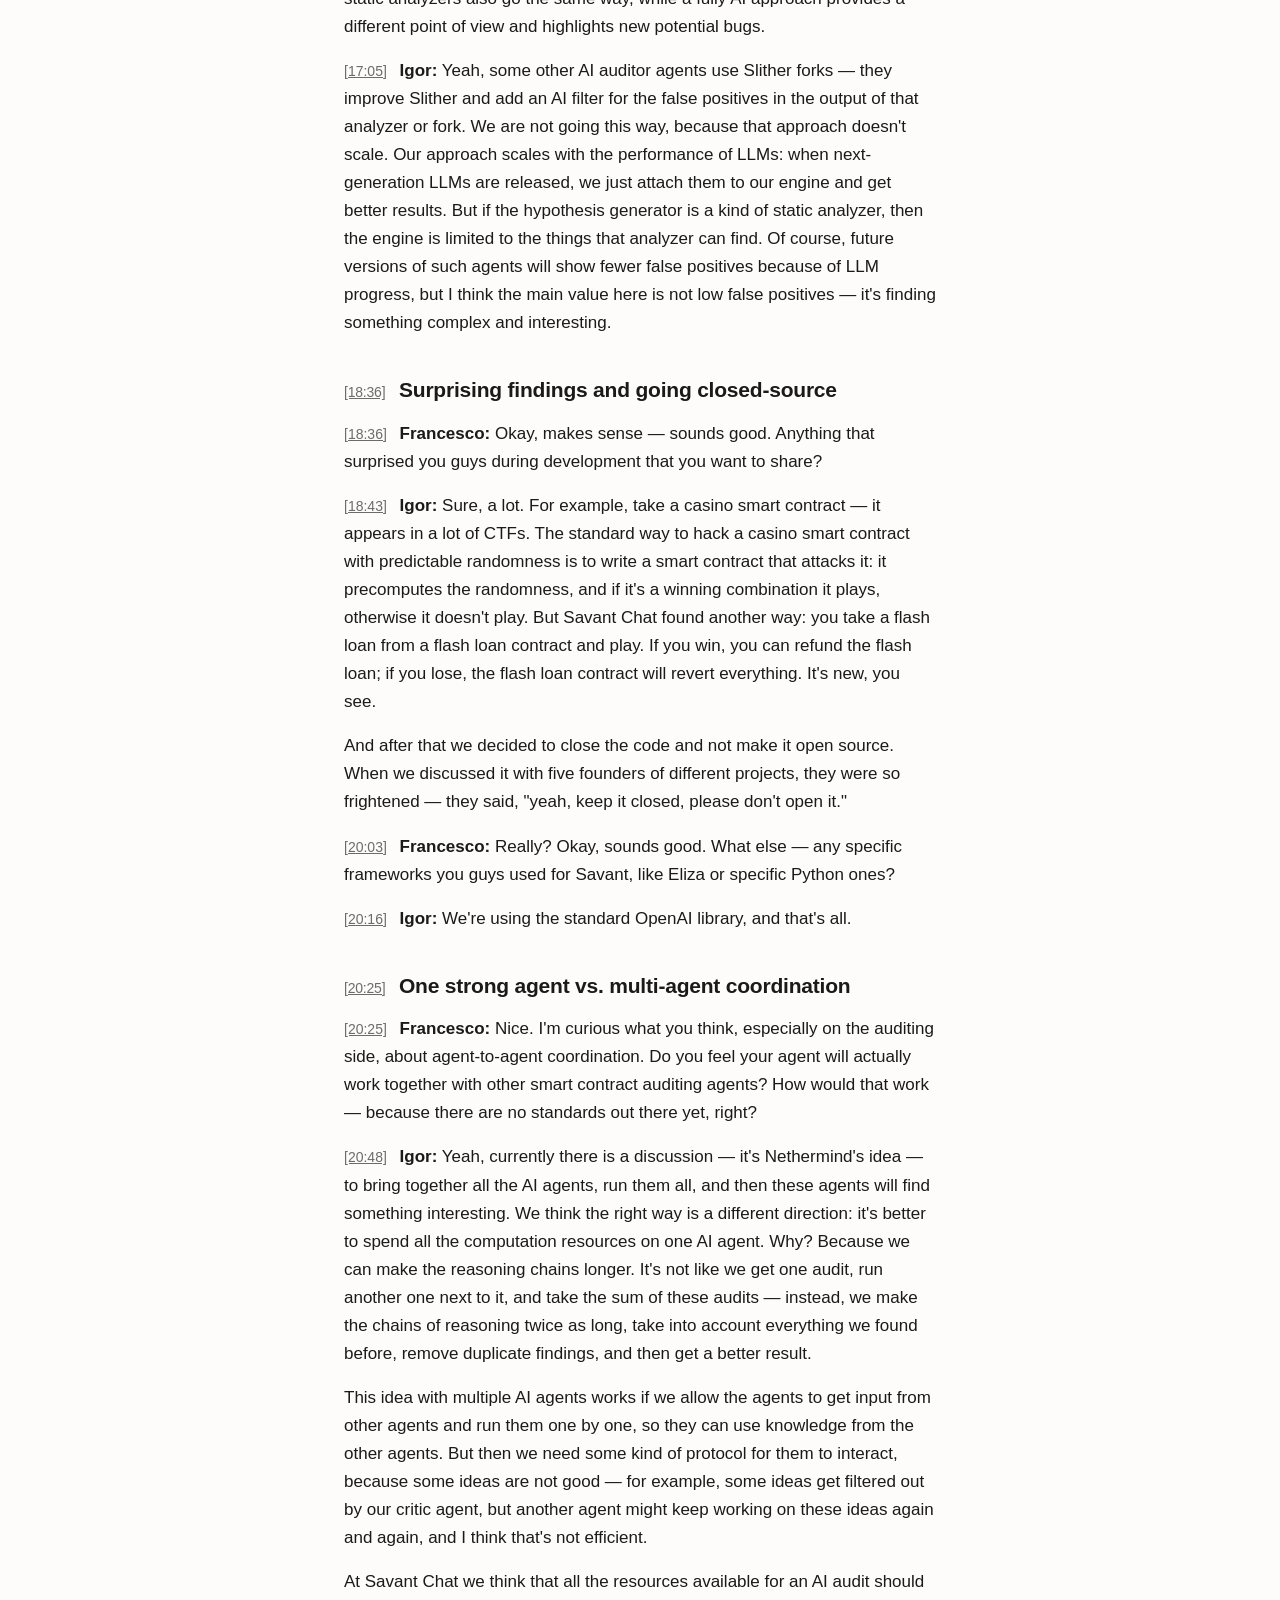
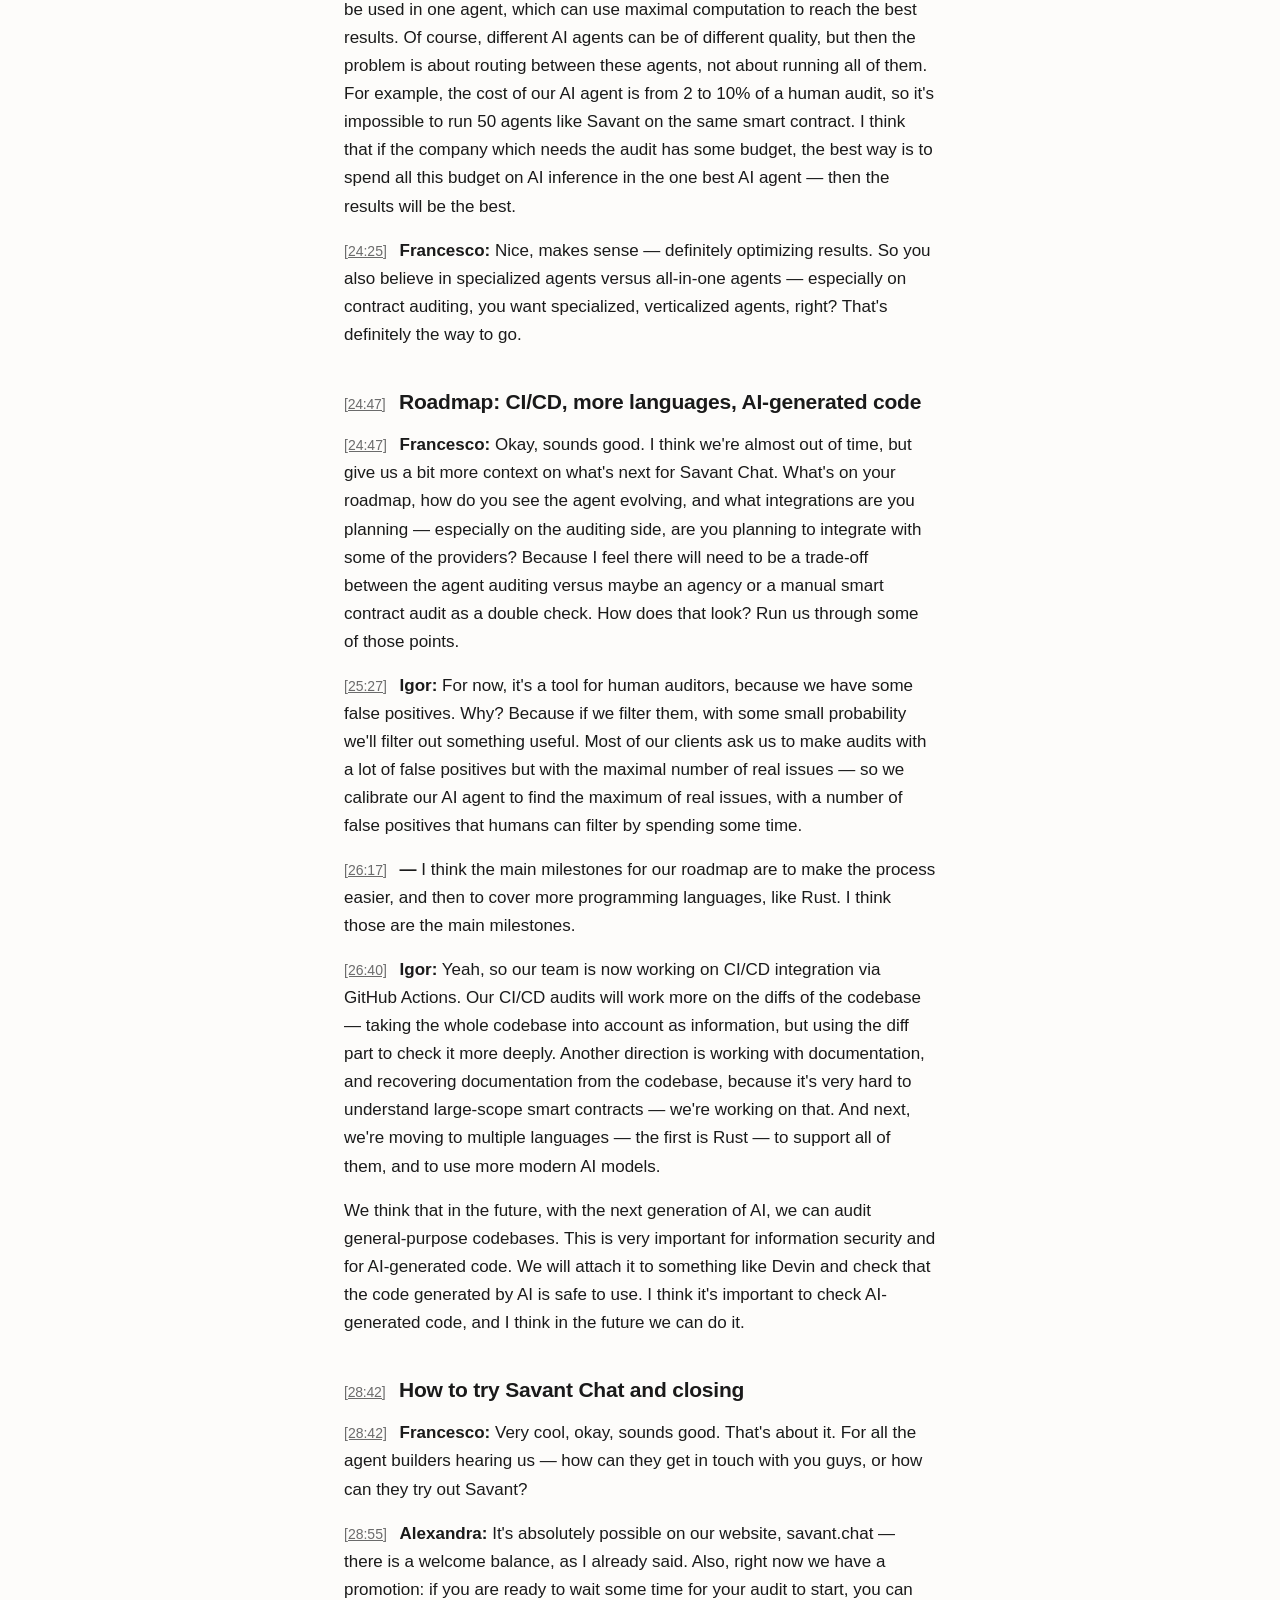
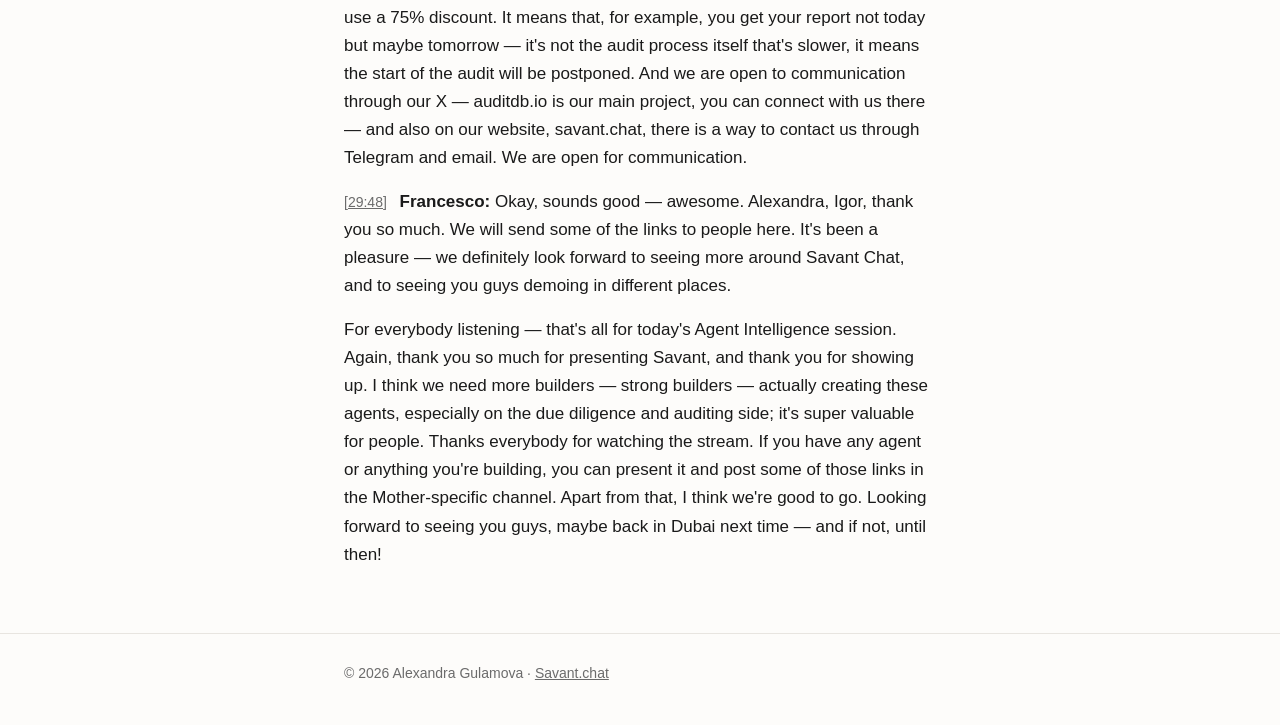
<file: talks/ai-powered-web3-security-mother-2025.html>
<!DOCTYPE html>
<html lang="en">
<head>
<meta charset="UTF-8">
<meta name="viewport" content="width=device-width, initial-scale=1.0">
<title>Transcript: AI-powered Web3 Security — Mother podcast (2025) — Alexandra Gulamova</title>
<meta name="description" content="Full transcript of the Mother podcast episode with Francesco Andreoli: Igor Gulamov and Alexandra Gulamova on building Savant.chat, an AI security auditor for smart contracts.">
<link rel="canonical" href="https://alexandragulamova.com/talks/ai-powered-web3-security-mother-2025.html">
<meta property="og:type" content="article">
<meta property="og:title" content="Transcript: AI-powered Web3 Security — Mother podcast (2025)">
<meta property="og:description" content="Igor Gulamov and Alexandra Gulamova on building Savant.chat, with host Francesco Andreoli.">
<link rel="stylesheet" href="../style.css">
<script type="application/ld+json">
{
  "@context": "https://schema.org",
  "@type": "VideoObject",
  "name": "AI powered Web3 Security /w Igor Gulamov",
  "description": "Mother podcast episode: host Francesco Andreoli talks with Igor Gulamov and Alexandra Gulamova of Savant.chat about AI-powered smart contract security.",
  "uploadDate": "2025-03-24",
  "url": "https://www.youtube.com/watch?v=mXVgyqHAiFk",
  "embedUrl": "https://www.youtube.com/embed/mXVgyqHAiFk",
  "thumbnailUrl": "https://i.ytimg.com/vi/mXVgyqHAiFk/hqdefault.jpg",
  "publisher": { "@type": "Organization", "name": "Mother" },
  "actor": [
    { "@type": "Person", "name": "Alexandra Gulamova", "url": "https://alexandragulamova.com/" },
    { "@type": "Person", "name": "Igor Gulamov" }
  ]
}
</script>
</head>
<body>

<header class="site">
  <div class="wrap">
    <a class="logo" href="../index.html">Alexandra Gulamova</a>
    <nav>
      <a href="../index.html">About</a>
      <a href="../blog/index.html">Blog</a>
      <a href="index.html" aria-current="page">Talks</a>
      <a href="../media-kit.html">Media kit</a>
    </nav>
  </div>
</header>

<main>
  <div class="wrap">
    <article>
      <h1>AI-powered Web3 Security — Mother podcast</h1>
      <p class="meta">Mother podcast with Francesco Andreoli · March 2025 · Igor Gulamov &amp; Alexandra Gulamova (Savant.chat)</p>

      <div class="links" style="margin-bottom: 28px;">
        <a href="https://www.youtube.com/watch?v=mXVgyqHAiFk">▶ Watch on YouTube</a>
      </div>

      <blockquote><p>Transcript lightly edited for readability. Timestamps link to the video. Published with attribution to Francesco Andreoli and the Mother community — thank you for having us!</p></blockquote>

<h2><a class="tstamp" href="https://www.youtube.com/watch?v=mXVgyqHAiFk&amp;t=0s">[00:00]</a> Introductions</h2>

<p><a class="tstamp" href="https://www.youtube.com/watch?v=mXVgyqHAiFk&amp;t=0s">[00:00]</a> <strong>Francesco:</strong> Welcome, welcome everybody — welcome to this Agent Intelligence session. We're exploring everything agents in Web3, speaking with awesome builders and thought leaders in the space. I'm Francesco, I'm contributing to Mother, and I'm also leading DevRel at Consensys. Today we're diving deep into the vision behind Savant Chat, and we're speaking with two awesome AI agent builders — welcome Alexandra, welcome Igor. It's an honor to have you guys. Do you want to quickly introduce yourselves?</p>

<p><a class="tstamp" href="https://www.youtube.com/watch?v=mXVgyqHAiFk&amp;t=31s">[00:31]</a> <strong>Alexandra:</strong> Hi, thank you for the invitation, Francesco. We are building Savant Chat. We have experience in auditing, and we decided to make the process much smoother — we'll discuss the details further on. We see there are a lot of issues in the process right now, and we decided to make it easier both for auditors and for users — for DeFi builders. That's why we started building Savant Chat, which shows amazing results in our benchmarks.</p>

<p><a class="tstamp" href="https://www.youtube.com/watch?v=mXVgyqHAiFk&amp;t=65s">[01:05]</a> <strong>Igor:</strong> Most of us have some riddles for AI, and when a new model is released, we ask it these riddles. I have experience in security audits, including hard things like zero knowledge, and I have some riddles of my own. Each time a new model was released, I asked these riddles — GPT-4, GPT-4o, o1. And when DeepSeek R1 was released, I asked my riddles and saw that it solves them, with only minor help on my side. That's why we started to build Savant Chat at the beginning of February. We see that it can solve complex things in smart contract security, and sometimes it surprises me.</p>

<h2><a class="tstamp" href="https://www.youtube.com/watch?v=mXVgyqHAiFk&amp;t=135s">[02:15]</a> The problem: making audits faster and more affordable</h2>

<p><a class="tstamp" href="https://www.youtube.com/watch?v=mXVgyqHAiFk&amp;t=135s">[02:15]</a> <strong>Francesco:</strong> Yes — and it's especially difficult to surprise auditors in general, right? I think that's super interesting. Okay, so let's dive a little bit into the agent. What kind of problems were you initially trying to solve by building Savant?</p>

<p><a class="tstamp" href="https://www.youtube.com/watch?v=mXVgyqHAiFk&amp;t=151s">[02:31]</a> <strong>Alexandra:</strong> As you know, the issues with bugs and black hat hackers arrive more and more on the market. The audit process — human audit — takes a lot of time and a lot of money, and not every team can afford it, especially at the early stage of a project, because it's costly. We decided to make it easier and built our AI agent. With the help of Savant Chat, every team can check their code, and auditors can make the process faster by running our agent first. It's good for the market, for auditors and for teams: auditors can save time on a project, and teams can check their code with Savant Chat first and then go to a human audit — so the process becomes safer and faster.</p>

<p><a class="tstamp" href="https://www.youtube.com/watch?v=mXVgyqHAiFk&amp;t=224s">[03:44]</a> <strong>Igor:</strong> We see that this is now a kind of GPT-3.5 moment in smart contract security — the point where the technology becomes useful for practical cases. For now, it reaches the level of a middle human auditor — with a lot of false positives, with a lot of prompt engineering, with some filtering of noise by human auditors — but it can invent original ways to attack smart contracts, and it helps us protect these smart contracts from hackers. We can run it in a mode where it brings a lot of ideas and we need to check them manually, or we can filter out most of the false positives and then just read the report and fix things.</p>

<p>I think that with the improvement of the next generations of AI models, our solution will become better. It's not just an interface to OpenAI — we use multiple LLMs, mostly DeepSeek. But now APIs of very good LLMs with good common-sense skills, like Grok 3, are coming, and we think the next versions will be much better.</p>

<h2><a class="tstamp" href="https://www.youtube.com/watch?v=mXVgyqHAiFk&amp;t=337s">[05:37]</a> Live demo of Savant Chat</h2>

<p><a class="tstamp" href="https://www.youtube.com/watch?v=mXVgyqHAiFk&amp;t=337s">[05:37]</a> <strong>Francesco:</strong> Nice, sounds good — thanks so much for the clarification. Those are strong pain points, and on the auditing side there is a lot that needs to happen. So, to show all the other agent builders hearing us what the Savant agent is actually about — would you walk us through the agent's core functionality? Feel free to screen share, show the docs, the website, anything you feel clarifies things.</p>

<p><a class="tstamp" href="https://www.youtube.com/watch?v=mXVgyqHAiFk&amp;t=368s">[06:08]</a> <strong>Alexandra:</strong> The process is very easy right now. I think Igor will show the details — while he starts sharing, I'll just say a few words. In general, you just upload your codebase, it scans the context and then produces a report. Depending on the scope, it can take from about 15–20 minutes up to 24 hours if it's a really big scope — for example, 8,000 lines takes about 24 hours.</p>

<p><a class="tstamp" href="https://www.youtube.com/watch?v=mXVgyqHAiFk&amp;t=407s">[06:47]</a> <strong>Igor:</strong> I won't show the full cycle of how it works, but we can create a new audit and load a project here. We have scope tools — for example, we can load a single file.</p>

<p><a class="tstamp" href="https://www.youtube.com/watch?v=mXVgyqHAiFk&amp;t=427s">[07:07]</a> <strong>Francesco:</strong> Sorry, Igor, are you screen sharing? I can't see it yet — try to do it again... There you are, I can see it now.</p>

<p><a class="tstamp" href="https://www.youtube.com/watch?v=mXVgyqHAiFk&amp;t=438s">[07:18]</a> <strong>Igor:</strong> Okay, so from the beginning. Because our AI agent takes a long time to run, I won't show the full cycle, but here we can load something — it could be a zip archive or a single file. Here we can manage the scope; right now it's only one file. These are my audits — some are interrupted; that's not bugs, it's just interruptions for testing purposes.</p>

<p>Here's how it works: we can load the report here and read it. This is a token with a vulnerability — the balances are cached here, and if "from" equals "to", then we overwrite it twice and can mint some money. The AI found this self-transfer vulnerability in the token. And we see zero false positives — it found only one issue, and it's a really critical one. I saw a token with this bug during my own practice a long time ago, back in 2018.</p>

<p><a class="tstamp" href="https://www.youtube.com/watch?v=mXVgyqHAiFk&amp;t=542s">[09:02]</a> <strong>Alexandra:</strong> And we invite everyone to go through the process — we provide a welcome balance to every new user, so you can experience the whole process yourself.</p>

<p><a class="tstamp" href="https://www.youtube.com/watch?v=mXVgyqHAiFk&amp;t=560s">[09:20]</a> <strong>Igor:</strong> And speaking about LLMs like o3-mini-high or o1-pro: if you put a full ERC-20 token contract with this issue into them, with very high probability they will not find this bug. So we prepare the scope where we look for the bug, apply special prompt engineering, do hypothesis generation, and then filter with a special critic agent — that's how we reach these results.</p>

<p><a class="tstamp" href="https://www.youtube.com/watch?v=mXVgyqHAiFk&amp;t=605s">[10:05]</a> <strong>Francesco:</strong> Very cool. And how long does the audit process take compared to a manual audit? Is it something like 10, 15, 20 minutes — how does it work?</p>

<p><a class="tstamp" href="https://www.youtube.com/watch?v=mXVgyqHAiFk&amp;t=621s">[10:21]</a> <strong>Igor:</strong> I think our results are more than 100 times faster than a human audit. For example, if we're speaking about a scope of 8,000 lines of code, a human audit of such a large scope takes about one or two months and several auditors. With limited resources, our agent spends about 24 hours — but if we rented multiple servers, the time could reach about 4 hours. It's possible; for that we would need about 50 Nvidia H200s. That's a very large amount of computation power, and these are expensive things.</p>

<p>An 8,000-line human audit costs from $100,000 to $200,000–300,000. For Savant Chat it's only about $1 per line — and during this month we've made it 25 cents per line.</p>

<h2><a class="tstamp" href="https://www.youtube.com/watch?v=mXVgyqHAiFk&amp;t=740s">[12:20]</a> Background and key architecture decisions</h2>

<p><a class="tstamp" href="https://www.youtube.com/watch?v=mXVgyqHAiFk&amp;t=740s">[12:20]</a> <strong>Francesco:</strong> Okay, very cool. So run me through your background, also on the agent side, and the process — what were the key technical decisions in your architecture, from the technical angle on the agent side? I think there are a lot of lessons learned here for other agent builders who want to hear your story.</p>

<p><a class="tstamp" href="https://www.youtube.com/watch?v=mXVgyqHAiFk&amp;t=767s">[12:47]</a> <strong>Igor:</strong> You or me? Okay — our background is ZK, privacy, and some scalability things. From 2019 we worked on zk-SNARKs, and also on AI, because of this cryptography experience. Some projects came to us to check their cryptography, and the Solidity code related to that cryptography. When AI was released, we started using AI in the business processes inside our team, for development, and we also wrote some in-house AI agents for these purposes. But before modern reasoning models, it was very expensive and not very good at common sense. The situation changed in January 2025, and we started to build Savant Chat.</p>

<p><a class="tstamp" href="https://www.youtube.com/watch?v=mXVgyqHAiFk&amp;t=864s">[14:24]</a> <strong>Francesco:</strong> Nice, okay. And what are the lessons learned — things where you'd say, "if I had to go back, I would do it differently," in terms of technical decisions or even frameworks? What would you say you learned?</p>

<p><a class="tstamp" href="https://www.youtube.com/watch?v=mXVgyqHAiFk&amp;t=882s">[14:42]</a> <strong>Igor:</strong> Okay, so most AI agents currently are very fast and cheap things using Llama or some other very lightweight LLMs with super-fast tokens-per-second performance, and they run for maybe minutes. Our solution runs for up to tens of hours and is very highly parallelizable. Speaking about an audit of 8,000 lines of code — that's about 100 parallel processes running for 24 hours, with different stages. That's why we wrote our own engine for it: there are no agent engines on the market that make this kind of behavior easier, because it's a new experience for the industry — nobody had run AI agents with 100 parallel processes for 24 hours before.</p>

<p><a class="tstamp" href="https://www.youtube.com/watch?v=mXVgyqHAiFk&amp;t=970s">[16:10]</a> <strong>Alexandra:</strong> Also, one main point is that we decided not to use static code analyzers, because we wanted to make it fully AI — to get an absolutely new approach and an absolutely new point of view on the codebase. And it delivers results: some of our users shared with us that they had gone through several human audits, then shared the same code with Savant Chat, and it provided an absolutely new point of view, with absolutely new bugs — even after human audits. Because humans more or less go the same way, and static analyzers also go the same way, while a fully AI approach provides a different point of view and highlights new potential bugs.</p>

<p><a class="tstamp" href="https://www.youtube.com/watch?v=mXVgyqHAiFk&amp;t=1025s">[17:05]</a> <strong>Igor:</strong> Yeah, some other AI auditor agents use Slither forks — they improve Slither and add an AI filter for the false positives in the output of that analyzer or fork. We are not going this way, because that approach doesn't scale. Our approach scales with the performance of LLMs: when next-generation LLMs are released, we just attach them to our engine and get better results. But if the hypothesis generator is a kind of static analyzer, then the engine is limited to the things that analyzer can find. Of course, future versions of such agents will show fewer false positives because of LLM progress, but I think the main value here is not low false positives — it's finding something complex and interesting.</p>

<h2><a class="tstamp" href="https://www.youtube.com/watch?v=mXVgyqHAiFk&amp;t=1116s">[18:36]</a> Surprising findings and going closed-source</h2>

<p><a class="tstamp" href="https://www.youtube.com/watch?v=mXVgyqHAiFk&amp;t=1116s">[18:36]</a> <strong>Francesco:</strong> Okay, makes sense — sounds good. Anything that surprised you guys during development that you want to share?</p>

<p><a class="tstamp" href="https://www.youtube.com/watch?v=mXVgyqHAiFk&amp;t=1123s">[18:43]</a> <strong>Igor:</strong> Sure, a lot. For example, take a casino smart contract — it appears in a lot of CTFs. The standard way to hack a casino smart contract with predictable randomness is to write a smart contract that attacks it: it precomputes the randomness, and if it's a winning combination it plays, otherwise it doesn't play. But Savant Chat found another way: you take a flash loan from a flash loan contract and play. If you win, you can refund the flash loan; if you lose, the flash loan contract will revert everything. It's new, you see.</p>

<p>And after that we decided to close the code and not make it open source. When we discussed it with five founders of different projects, they were so frightened — they said, "yeah, keep it closed, please don't open it."</p>

<p><a class="tstamp" href="https://www.youtube.com/watch?v=mXVgyqHAiFk&amp;t=1203s">[20:03]</a> <strong>Francesco:</strong> Really? Okay, sounds good. What else — any specific frameworks you guys used for Savant, like Eliza or specific Python ones?</p>

<p><a class="tstamp" href="https://www.youtube.com/watch?v=mXVgyqHAiFk&amp;t=1216s">[20:16]</a> <strong>Igor:</strong> We're using the standard OpenAI library, and that's all.</p>

<h2><a class="tstamp" href="https://www.youtube.com/watch?v=mXVgyqHAiFk&amp;t=1225s">[20:25]</a> One strong agent vs. multi-agent coordination</h2>

<p><a class="tstamp" href="https://www.youtube.com/watch?v=mXVgyqHAiFk&amp;t=1225s">[20:25]</a> <strong>Francesco:</strong> Nice. I'm curious what you think, especially on the auditing side, about agent-to-agent coordination. Do you feel your agent will actually work together with other smart contract auditing agents? How would that work — because there are no standards out there yet, right?</p>

<p><a class="tstamp" href="https://www.youtube.com/watch?v=mXVgyqHAiFk&amp;t=1248s">[20:48]</a> <strong>Igor:</strong> Yeah, currently there is a discussion — it's Nethermind's idea — to bring together all the AI agents, run them all, and then these agents will find something interesting. We think the right way is a different direction: it's better to spend all the computation resources on one AI agent. Why? Because we can make the reasoning chains longer. It's not like we get one audit, run another one next to it, and take the sum of these audits — instead, we make the chains of reasoning twice as long, take into account everything we found before, remove duplicate findings, and then get a better result.</p>

<p>This idea with multiple AI agents works if we allow the agents to get input from other agents and run them one by one, so they can use knowledge from the other agents. But then we need some kind of protocol for them to interact, because some ideas are not good — for example, some ideas get filtered out by our critic agent, but another agent might keep working on these ideas again and again, and I think that's not efficient.</p>

<p>At Savant Chat we think that all the resources available for an AI audit should be used in one agent, which can use maximal computation to reach the best results. Of course, different AI agents can be of different quality, but then the problem is about routing between these agents, not about running all of them. For example, the cost of our AI agent is from 2 to 10% of a human audit, so it's impossible to run 50 agents like Savant on the same smart contract. I think that if the company which needs the audit has some budget, the best way is to spend all this budget on AI inference in the one best AI agent — then the results will be the best.</p>

<p><a class="tstamp" href="https://www.youtube.com/watch?v=mXVgyqHAiFk&amp;t=1465s">[24:25]</a> <strong>Francesco:</strong> Nice, makes sense — definitely optimizing results. So you also believe in specialized agents versus all-in-one agents — especially on contract auditing, you want specialized, verticalized agents, right? That's definitely the way to go.</p>

<h2><a class="tstamp" href="https://www.youtube.com/watch?v=mXVgyqHAiFk&amp;t=1487s">[24:47]</a> Roadmap: CI/CD, more languages, AI-generated code</h2>

<p><a class="tstamp" href="https://www.youtube.com/watch?v=mXVgyqHAiFk&amp;t=1487s">[24:47]</a> <strong>Francesco:</strong> Okay, sounds good. I think we're almost out of time, but give us a bit more context on what's next for Savant Chat. What's on your roadmap, how do you see the agent evolving, and what integrations are you planning — especially on the auditing side, are you planning to integrate with some of the providers? Because I feel there will need to be a trade-off between the agent auditing versus maybe an agency or a manual smart contract audit as a double check. How does that look? Run us through some of those points.</p>

<p><a class="tstamp" href="https://www.youtube.com/watch?v=mXVgyqHAiFk&amp;t=1527s">[25:27]</a> <strong>Igor:</strong> For now, it's a tool for human auditors, because we have some false positives. Why? Because if we filter them, with some small probability we'll filter out something useful. Most of our clients ask us to make audits with a lot of false positives but with the maximal number of real issues — so we calibrate our AI agent to find the maximum of real issues, with a number of false positives that humans can filter by spending some time.</p>

<p><a class="tstamp" href="https://www.youtube.com/watch?v=mXVgyqHAiFk&amp;t=1577s">[26:17]</a> <strong>—</strong> I think the main milestones for our roadmap are to make the process easier, and then to cover more programming languages, like Rust. I think those are the main milestones.</p>

<p><a class="tstamp" href="https://www.youtube.com/watch?v=mXVgyqHAiFk&amp;t=1600s">[26:40]</a> <strong>Igor:</strong> Yeah, so our team is now working on CI/CD integration via GitHub Actions. Our CI/CD audits will work more on the diffs of the codebase — taking the whole codebase into account as information, but using the diff part to check it more deeply. Another direction is working with documentation, and recovering documentation from the codebase, because it's very hard to understand large-scope smart contracts — we're working on that. And next, we're moving to multiple languages — the first is Rust — to support all of them, and to use more modern AI models.</p>

<p>We think that in the future, with the next generation of AI, we can audit general-purpose codebases. This is very important for information security and for AI-generated code. We will attach it to something like Devin and check that the code generated by AI is safe to use. I think it's important to check AI-generated code, and I think in the future we can do it.</p>

<h2><a class="tstamp" href="https://www.youtube.com/watch?v=mXVgyqHAiFk&amp;t=1722s">[28:42]</a> How to try Savant Chat and closing</h2>

<p><a class="tstamp" href="https://www.youtube.com/watch?v=mXVgyqHAiFk&amp;t=1722s">[28:42]</a> <strong>Francesco:</strong> Very cool, okay, sounds good. That's about it. For all the agent builders hearing us — how can they get in touch with you guys, or how can they try out Savant?</p>

<p><a class="tstamp" href="https://www.youtube.com/watch?v=mXVgyqHAiFk&amp;t=1735s">[28:55]</a> <strong>Alexandra:</strong> It's absolutely possible on our website, savant.chat — there is a welcome balance, as I already said. Also, right now we have a promotion: if you are ready to wait some time for your audit to start, you can use a 75% discount. It means that, for example, you get your report not today but maybe tomorrow — it's not the audit process itself that's slower, it means the start of the audit will be postponed. And we are open to communication through our X — auditdb.io is our main project, you can connect with us there — and also on our website, savant.chat, there is a way to contact us through Telegram and email. We are open for communication.</p>

<p><a class="tstamp" href="https://www.youtube.com/watch?v=mXVgyqHAiFk&amp;t=1788s">[29:48]</a> <strong>Francesco:</strong> Okay, sounds good — awesome. Alexandra, Igor, thank you so much. We will send some of the links to people here. It's been a pleasure — we definitely look forward to seeing more around Savant Chat, and to seeing you guys demoing in different places.</p>

<p>For everybody listening — that's all for today's Agent Intelligence session. Again, thank you so much for presenting Savant, and thank you for showing up. I think we need more builders — strong builders — actually creating these agents, especially on the due diligence and auditing side; it's super valuable for people. Thanks everybody for watching the stream. If you have any agent or anything you're building, you can present it and post some of those links in the Mother-specific channel. Apart from that, I think we're good to go. Looking forward to seeing you guys, maybe back in Dubai next time — and if not, until then!</p>
    </article>
  </div>
</main>

<footer class="site">
  <div class="wrap">
    © 2026 Alexandra Gulamova · <a href="https://savant.chat">Savant.chat</a>
  </div>
</footer>

</body>
</html>
</file>
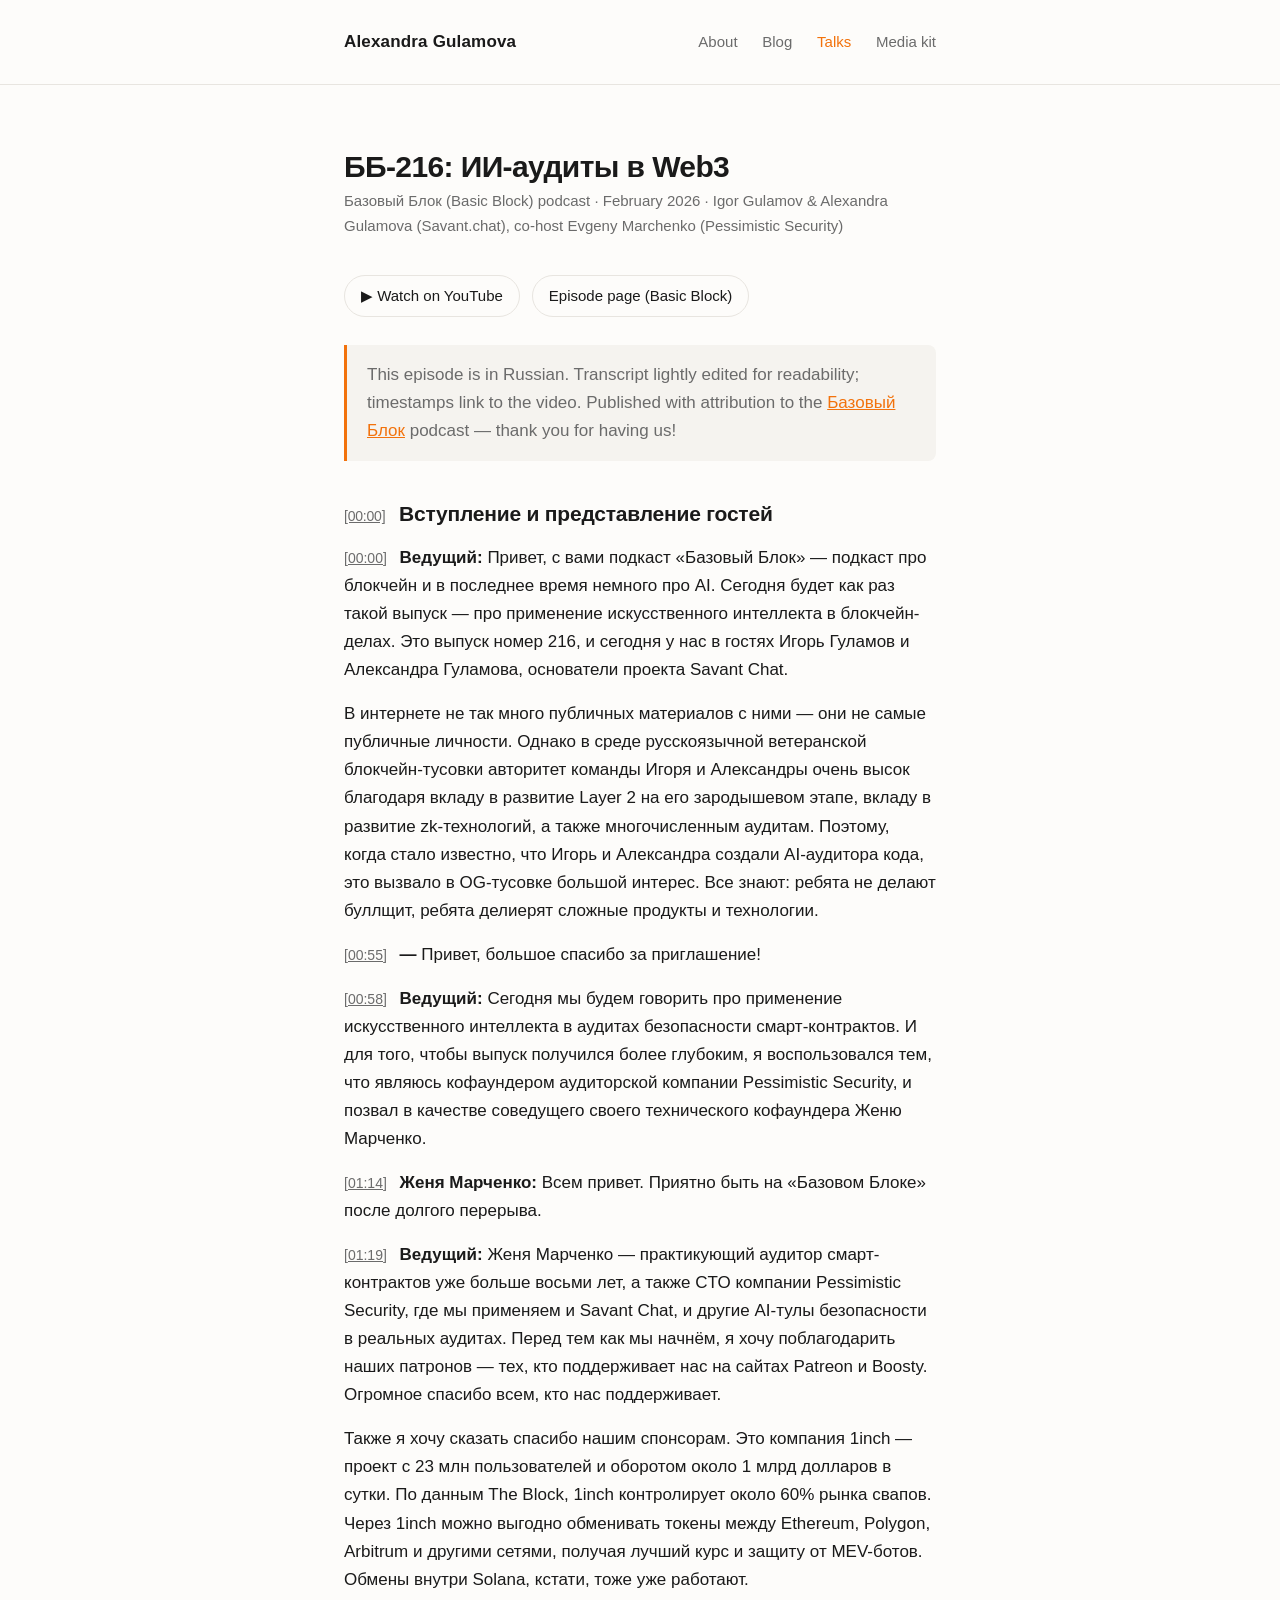
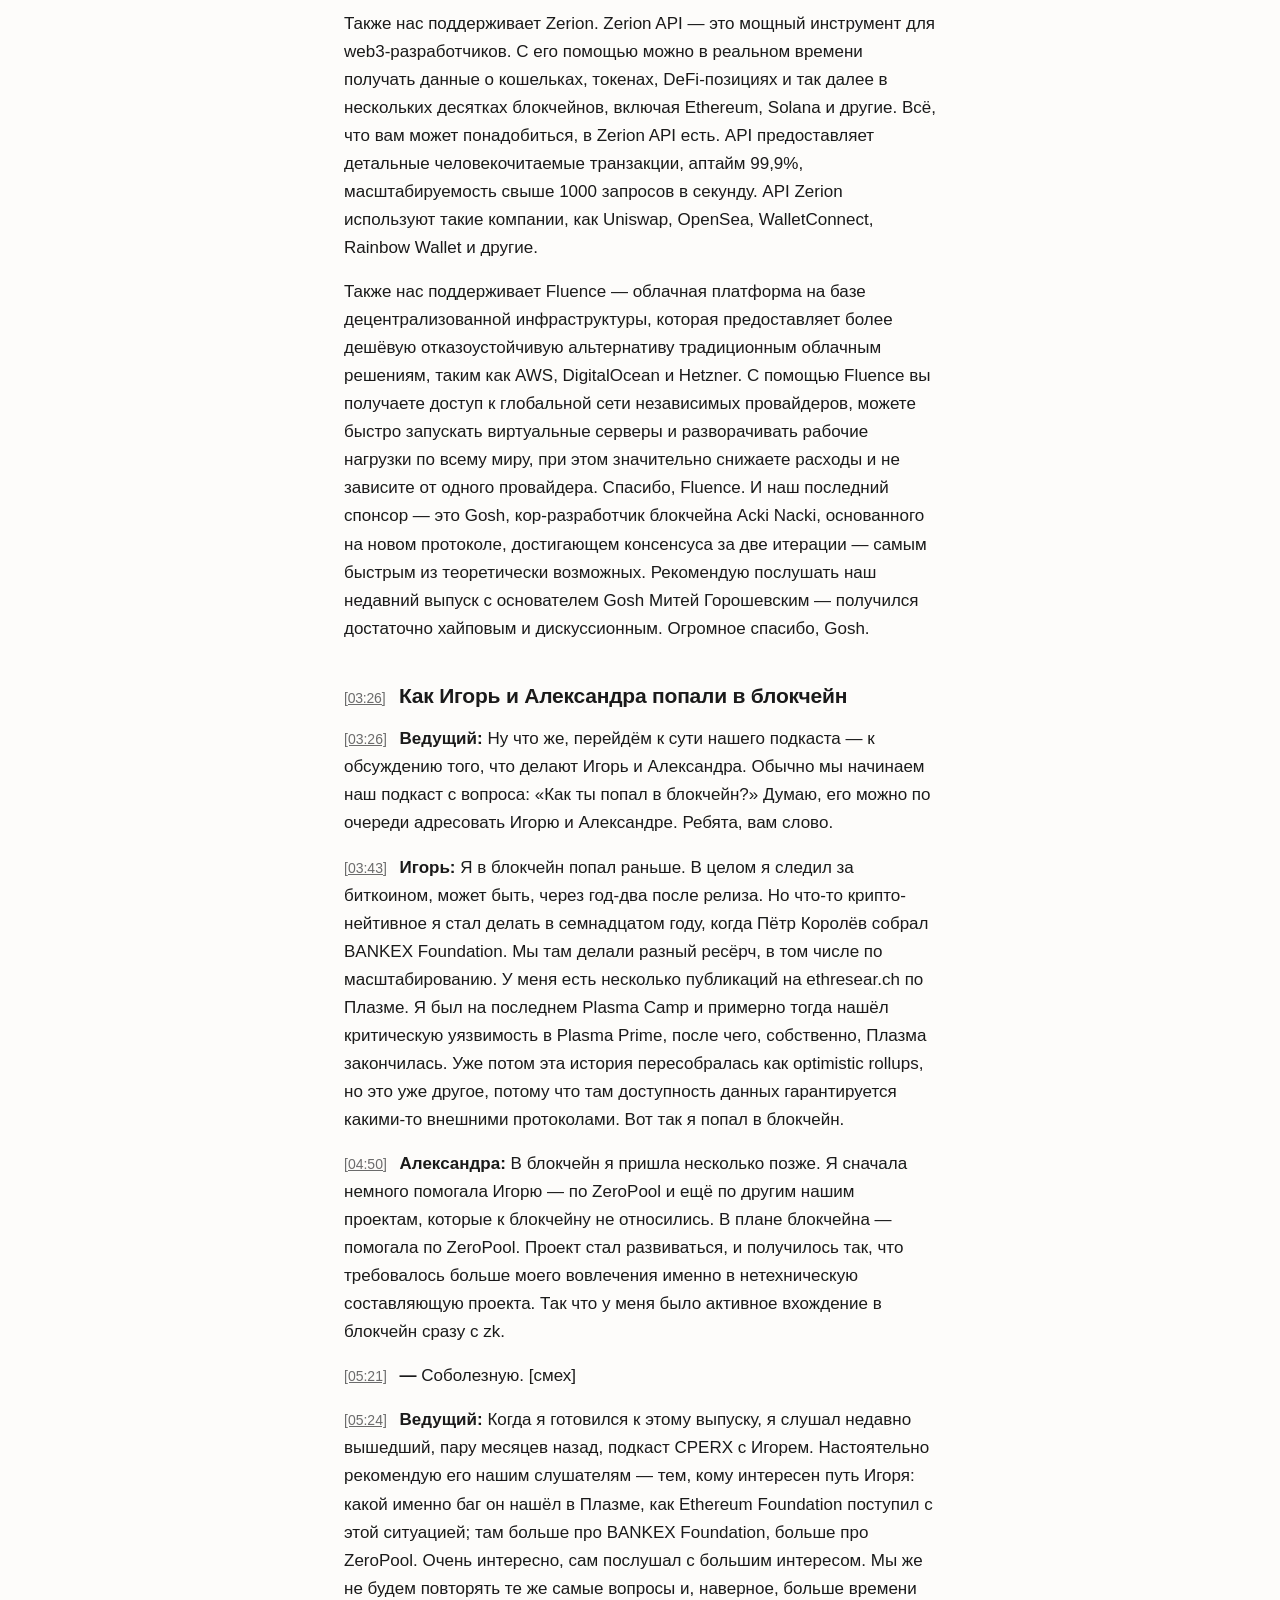
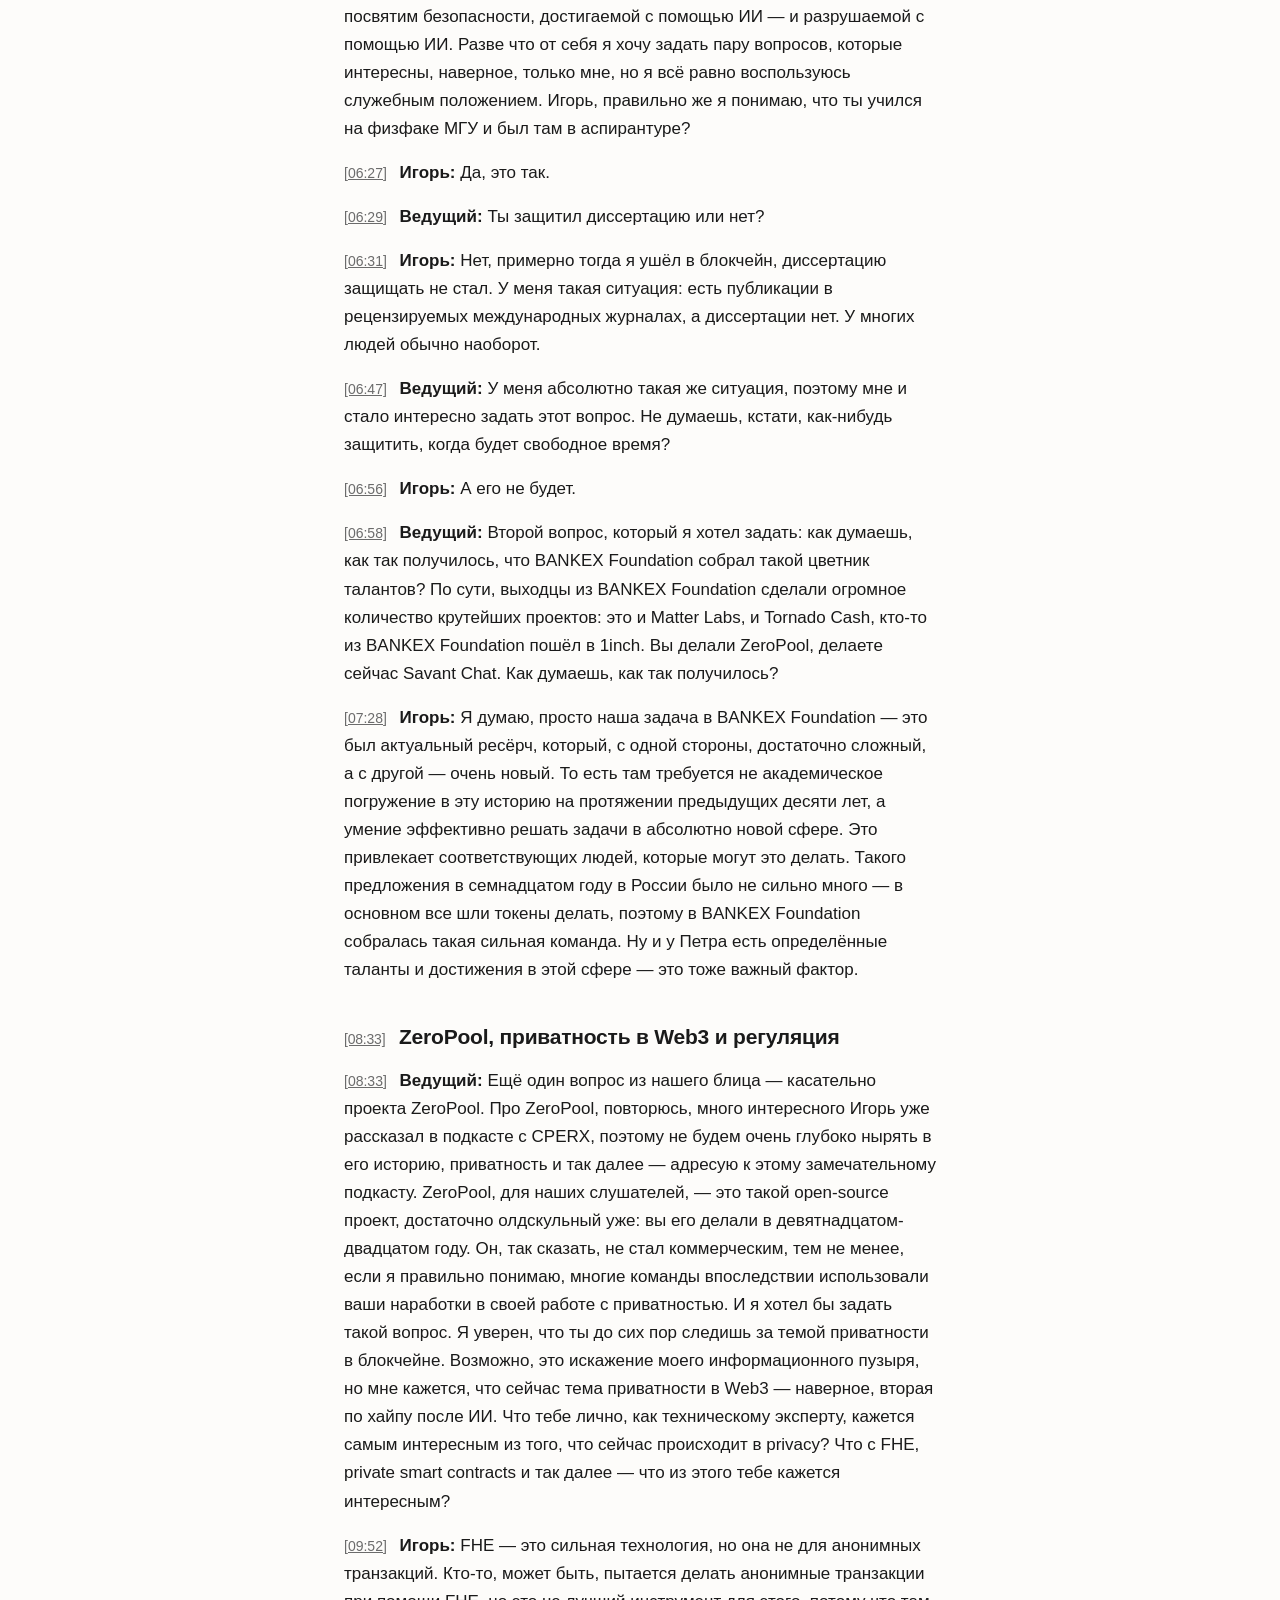
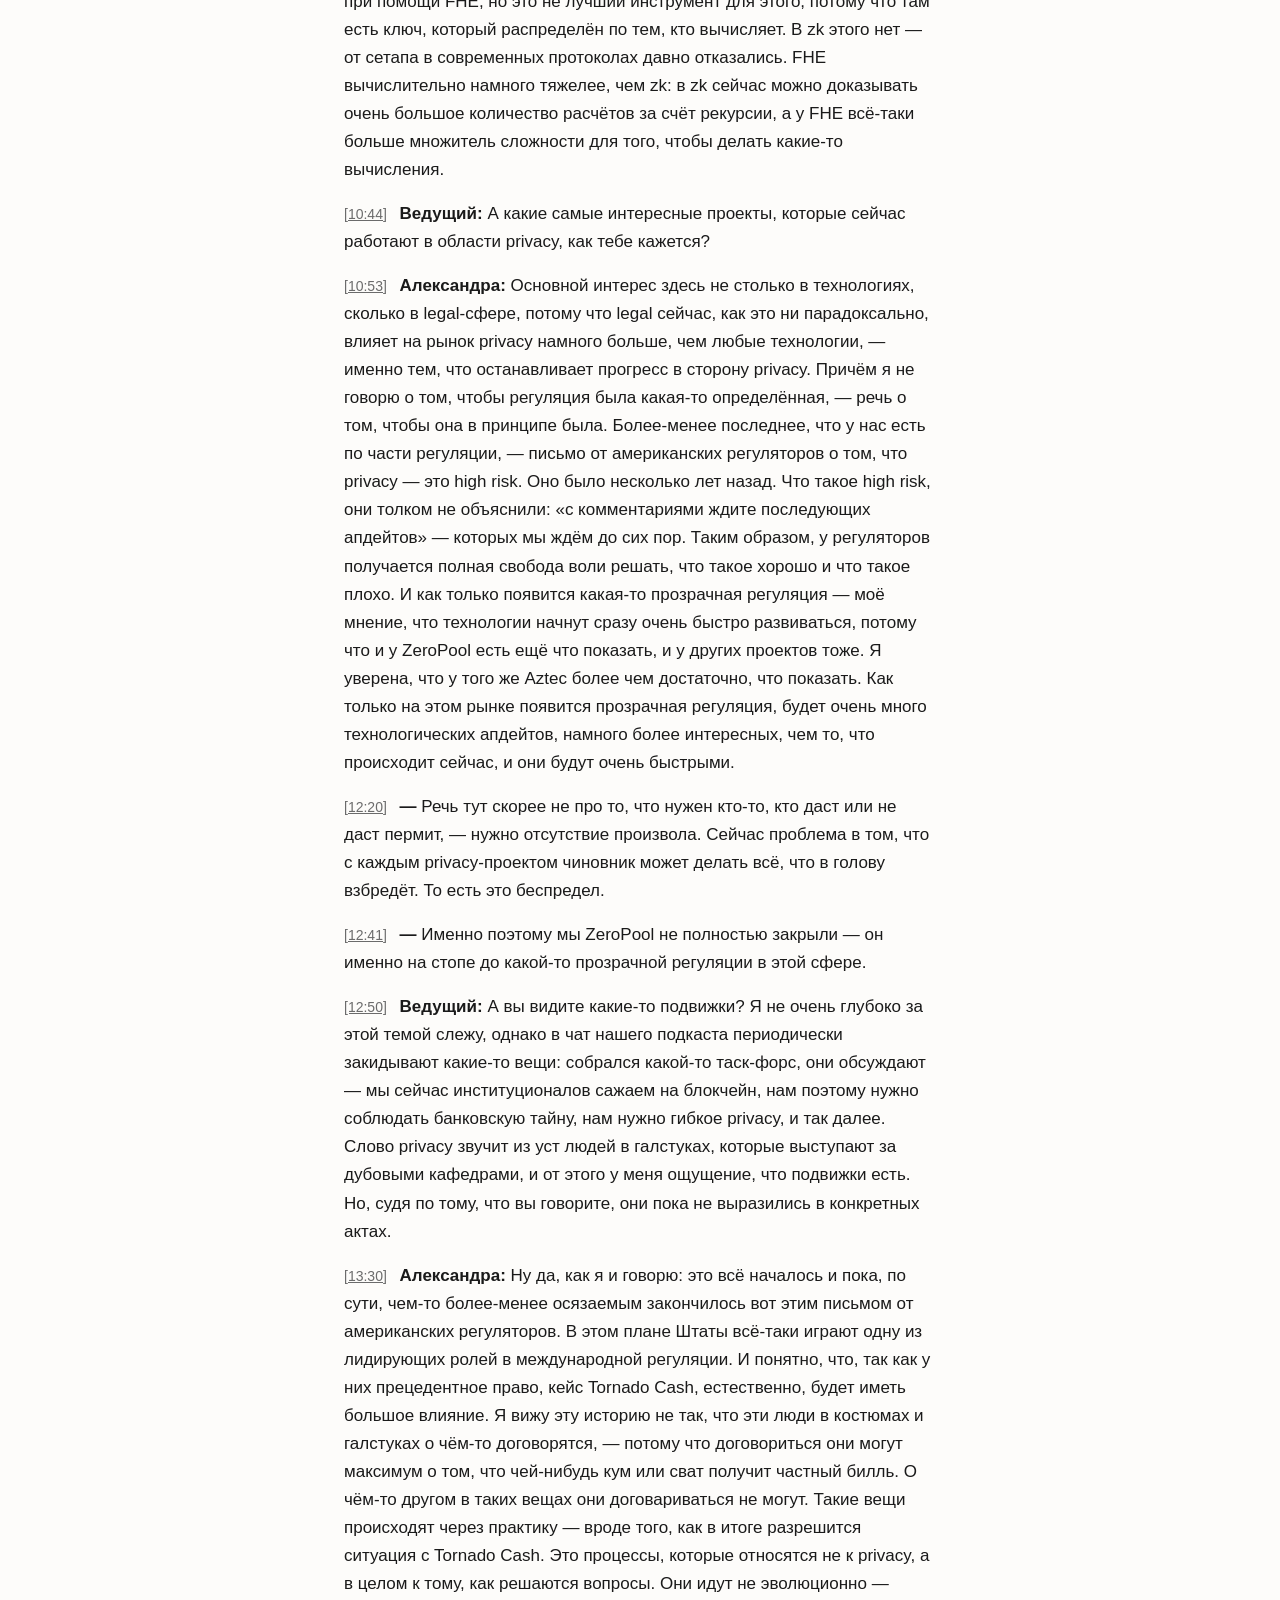
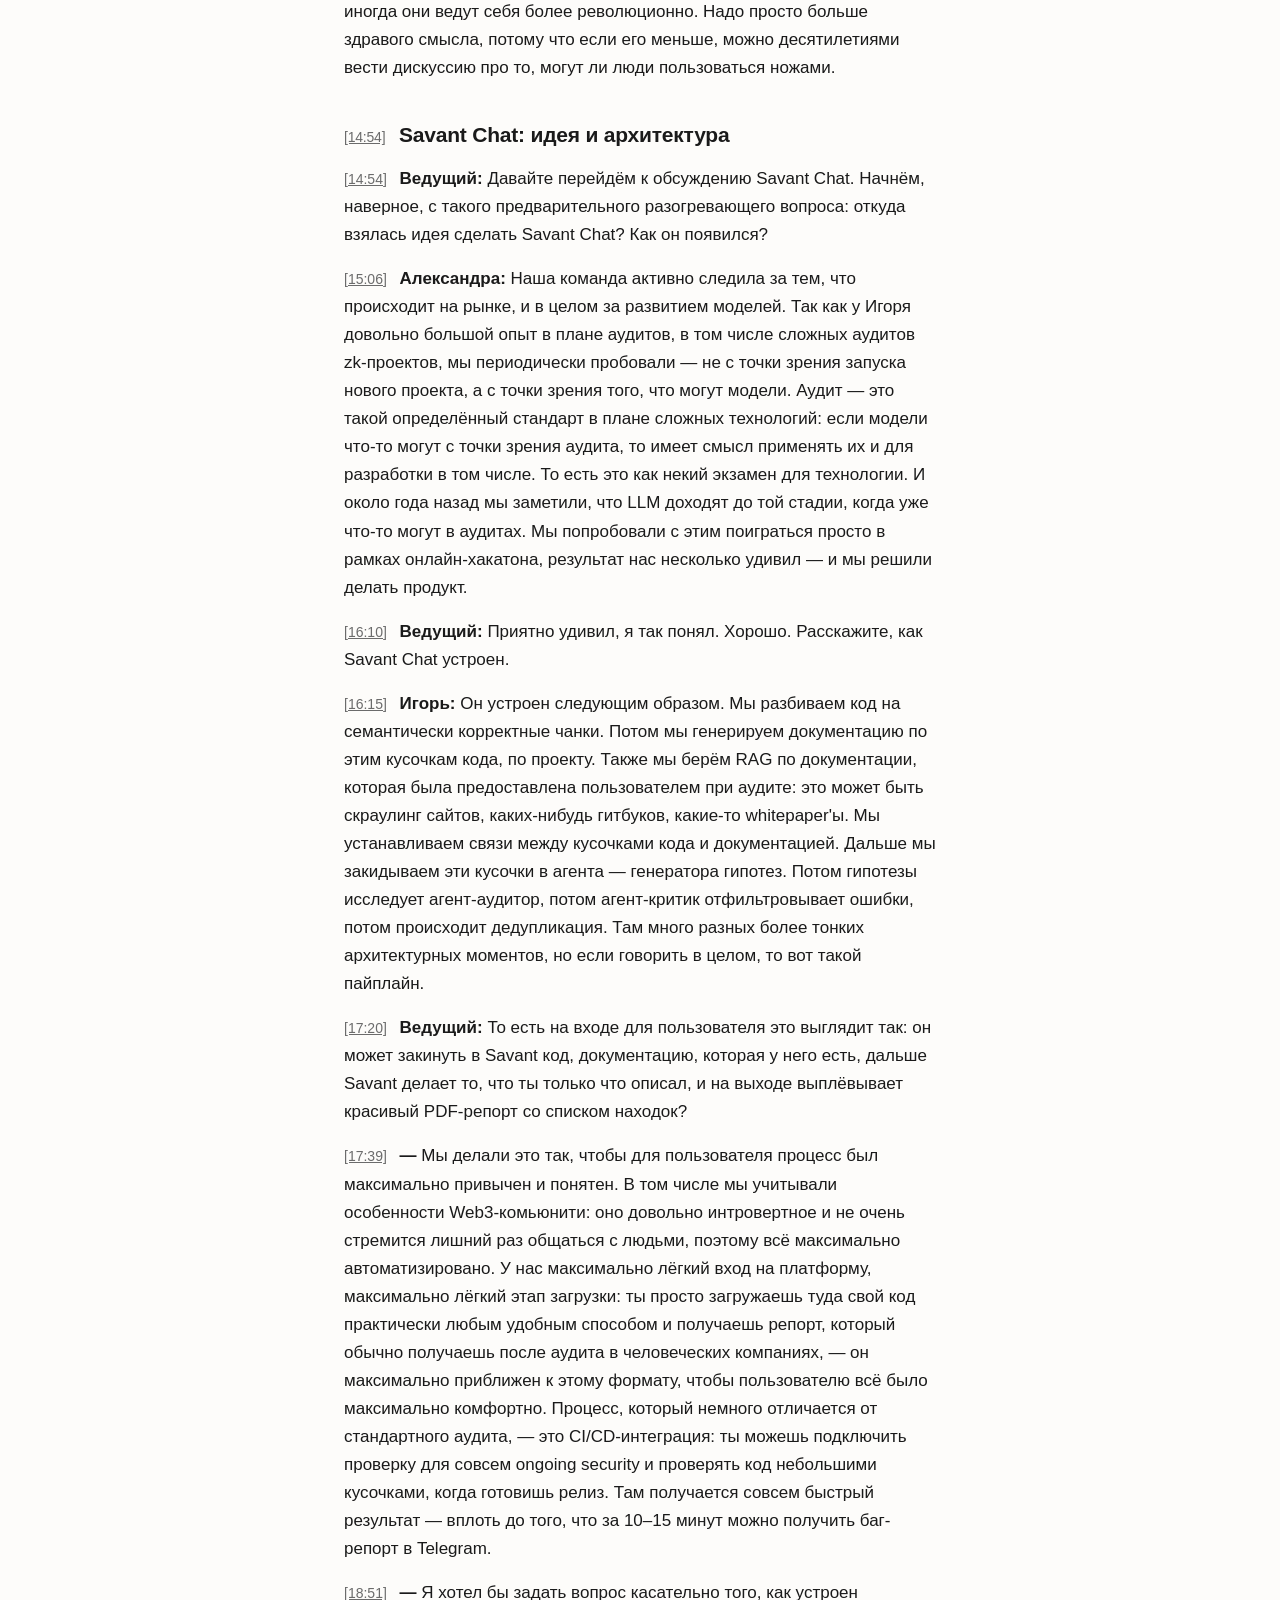
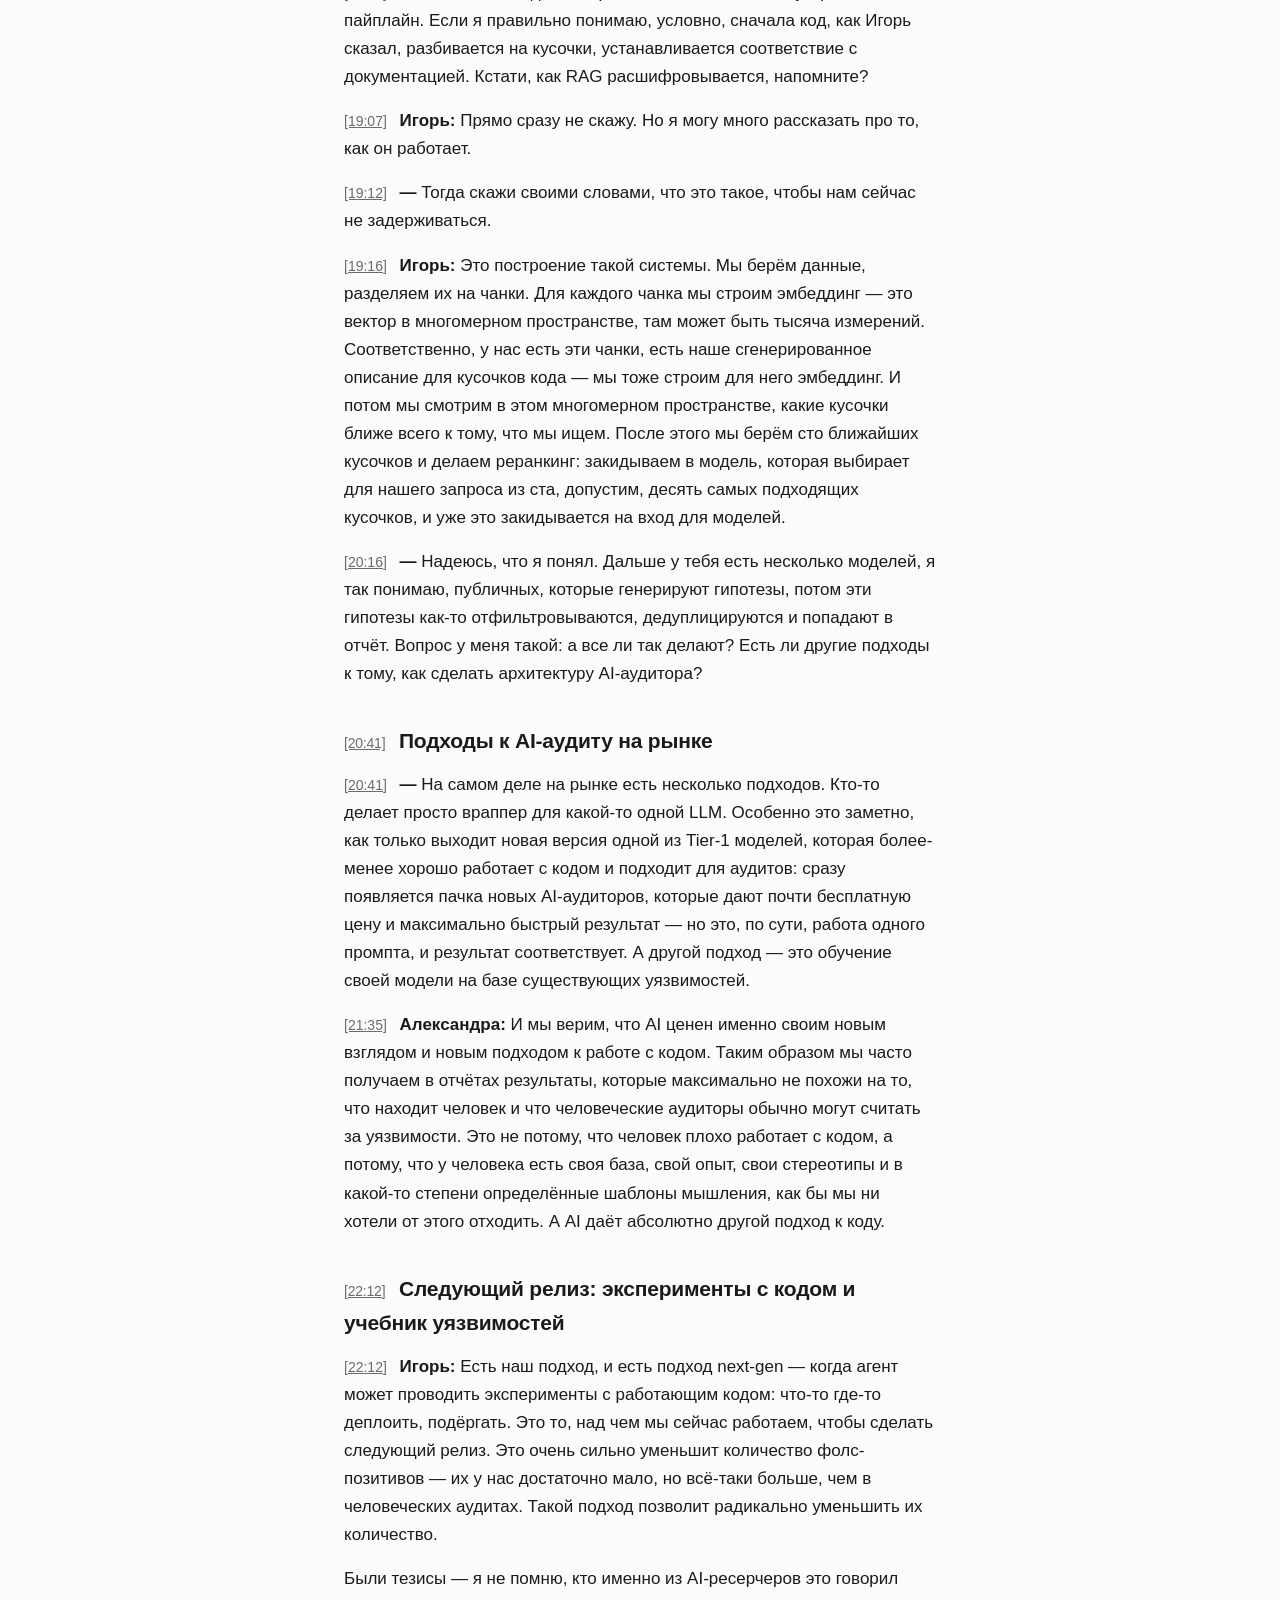
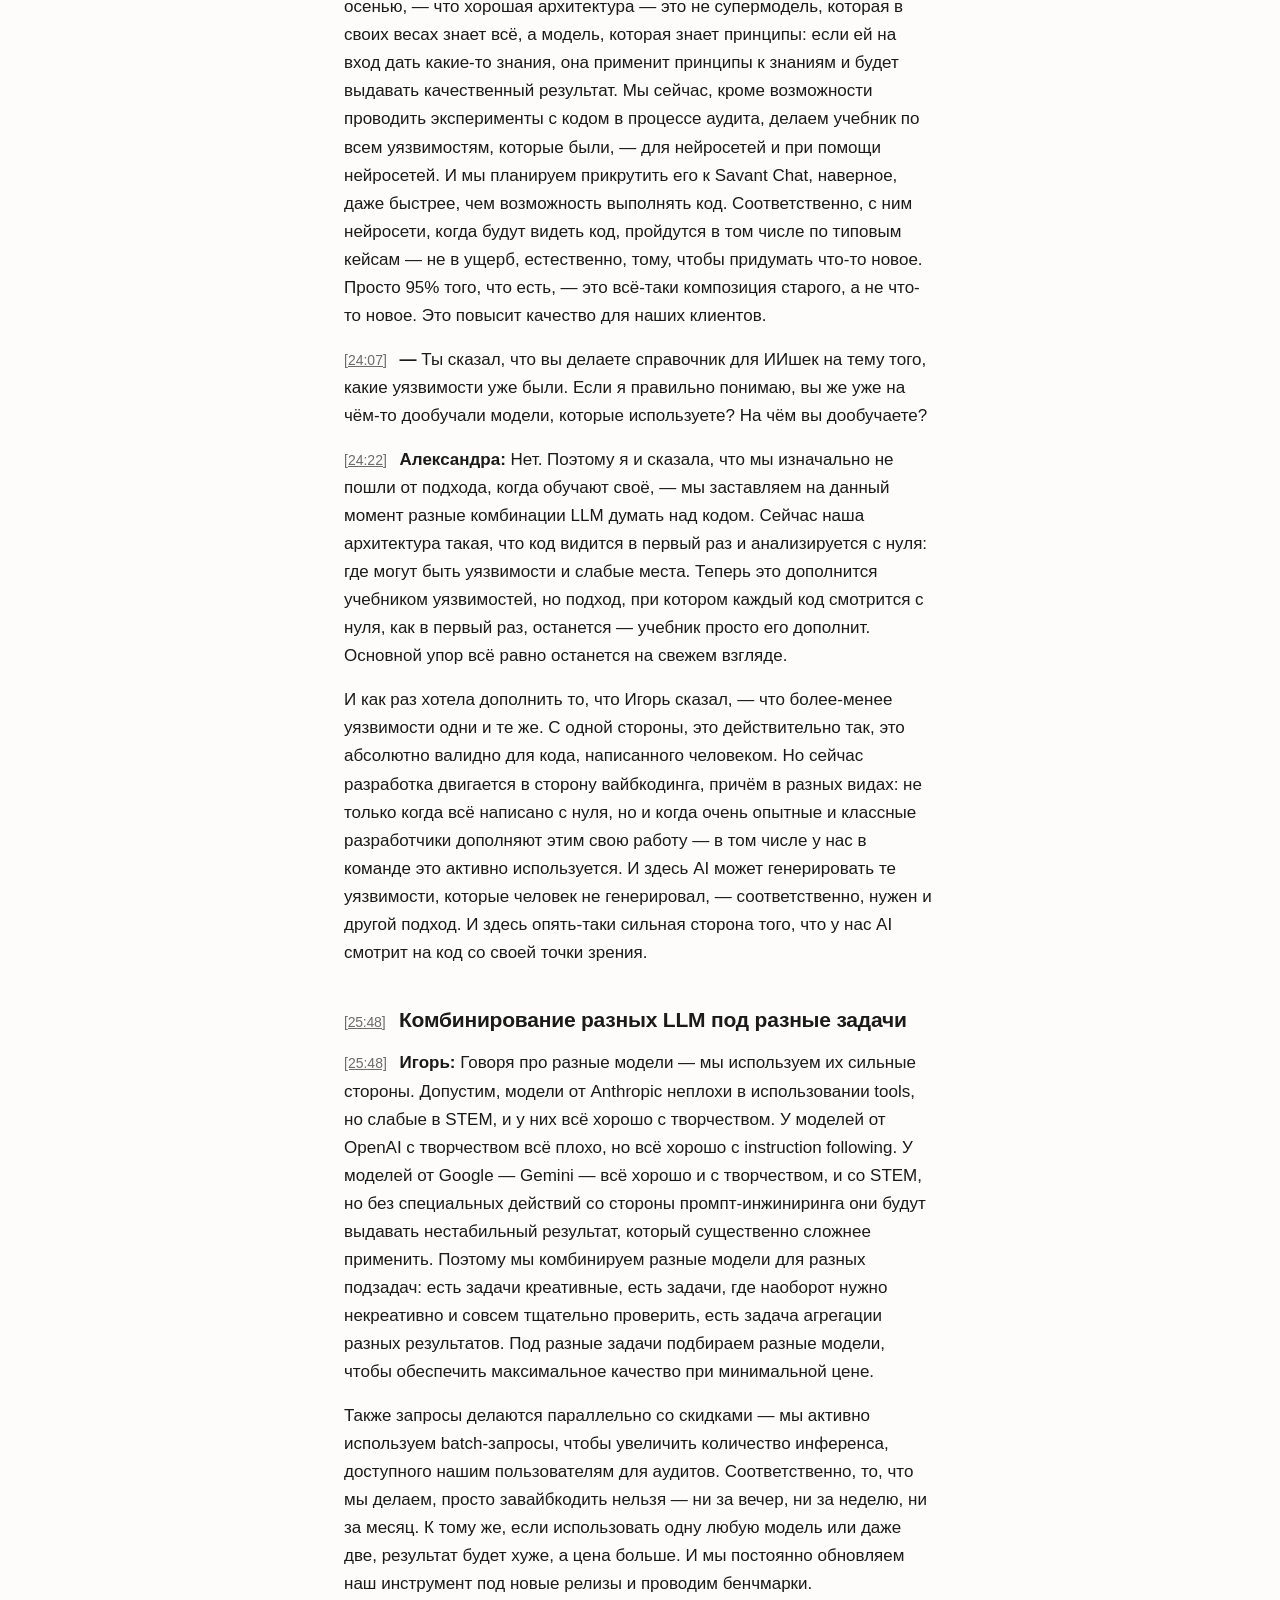
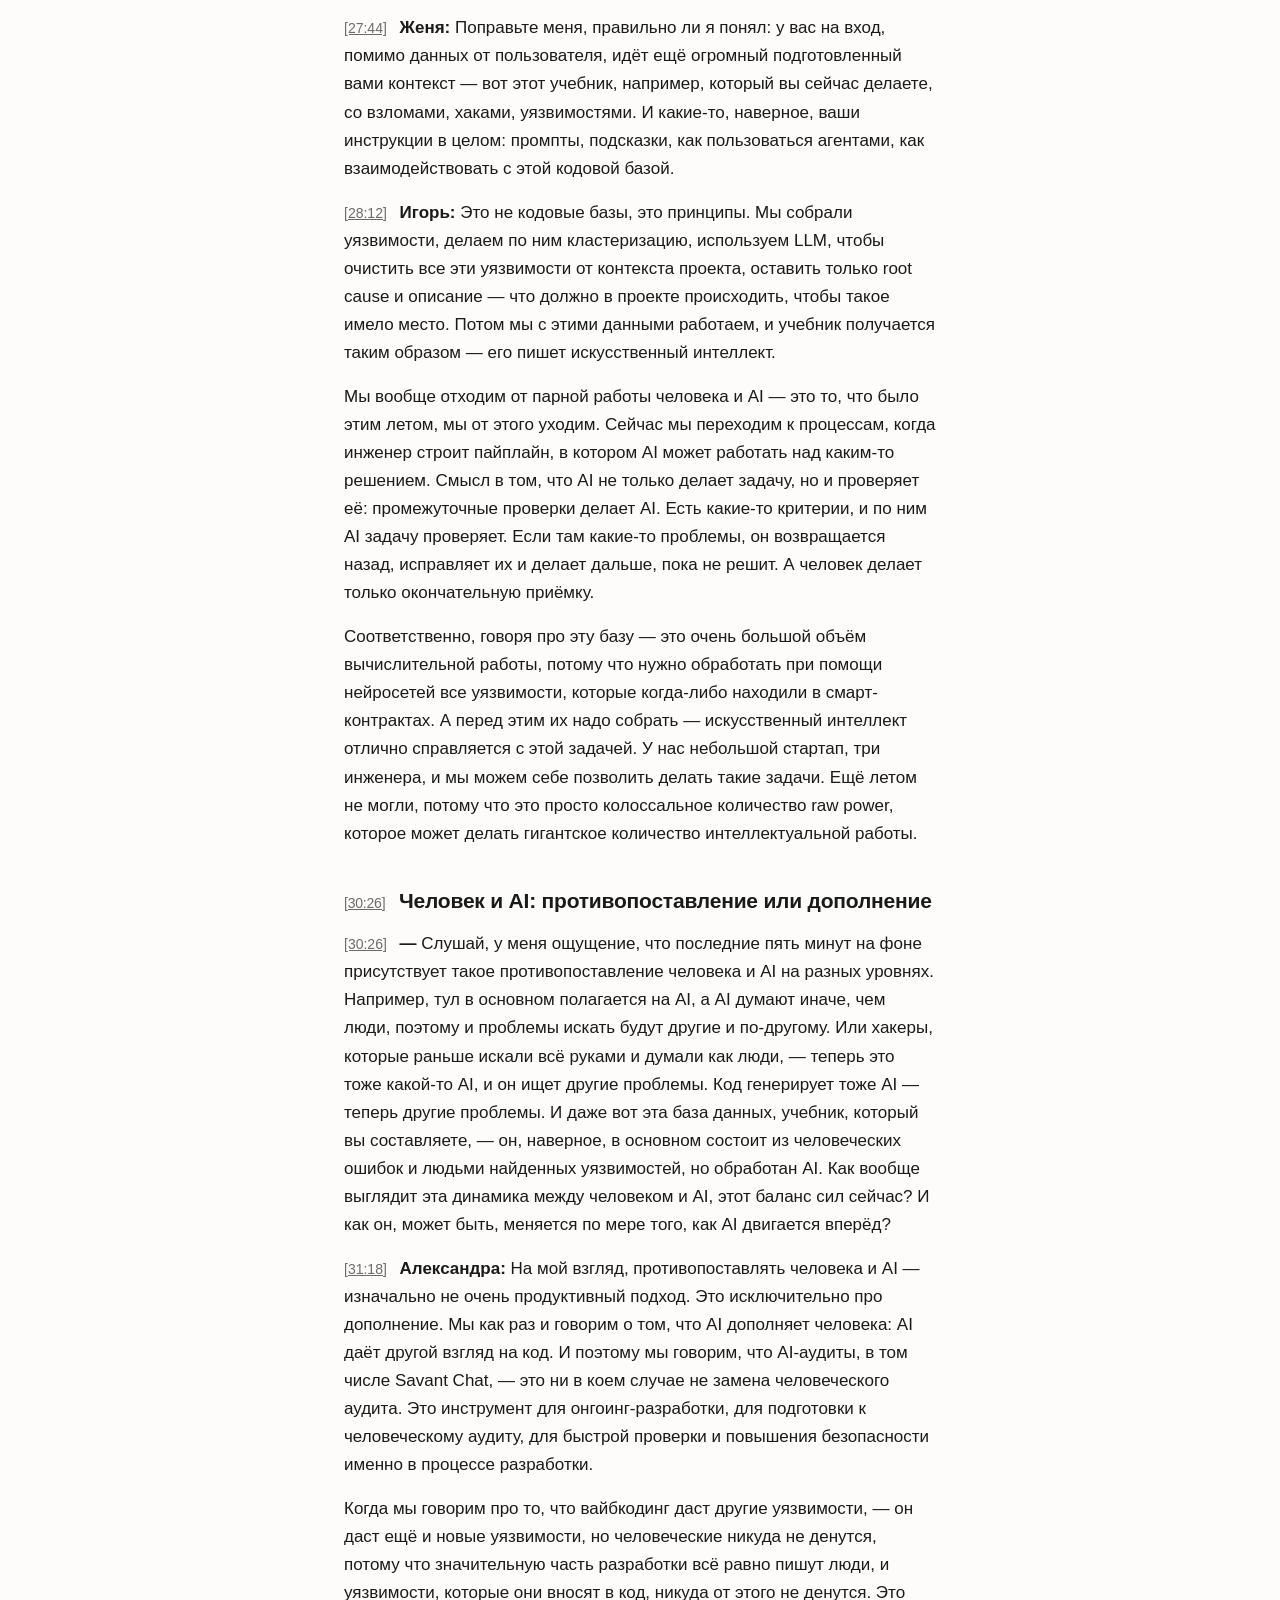
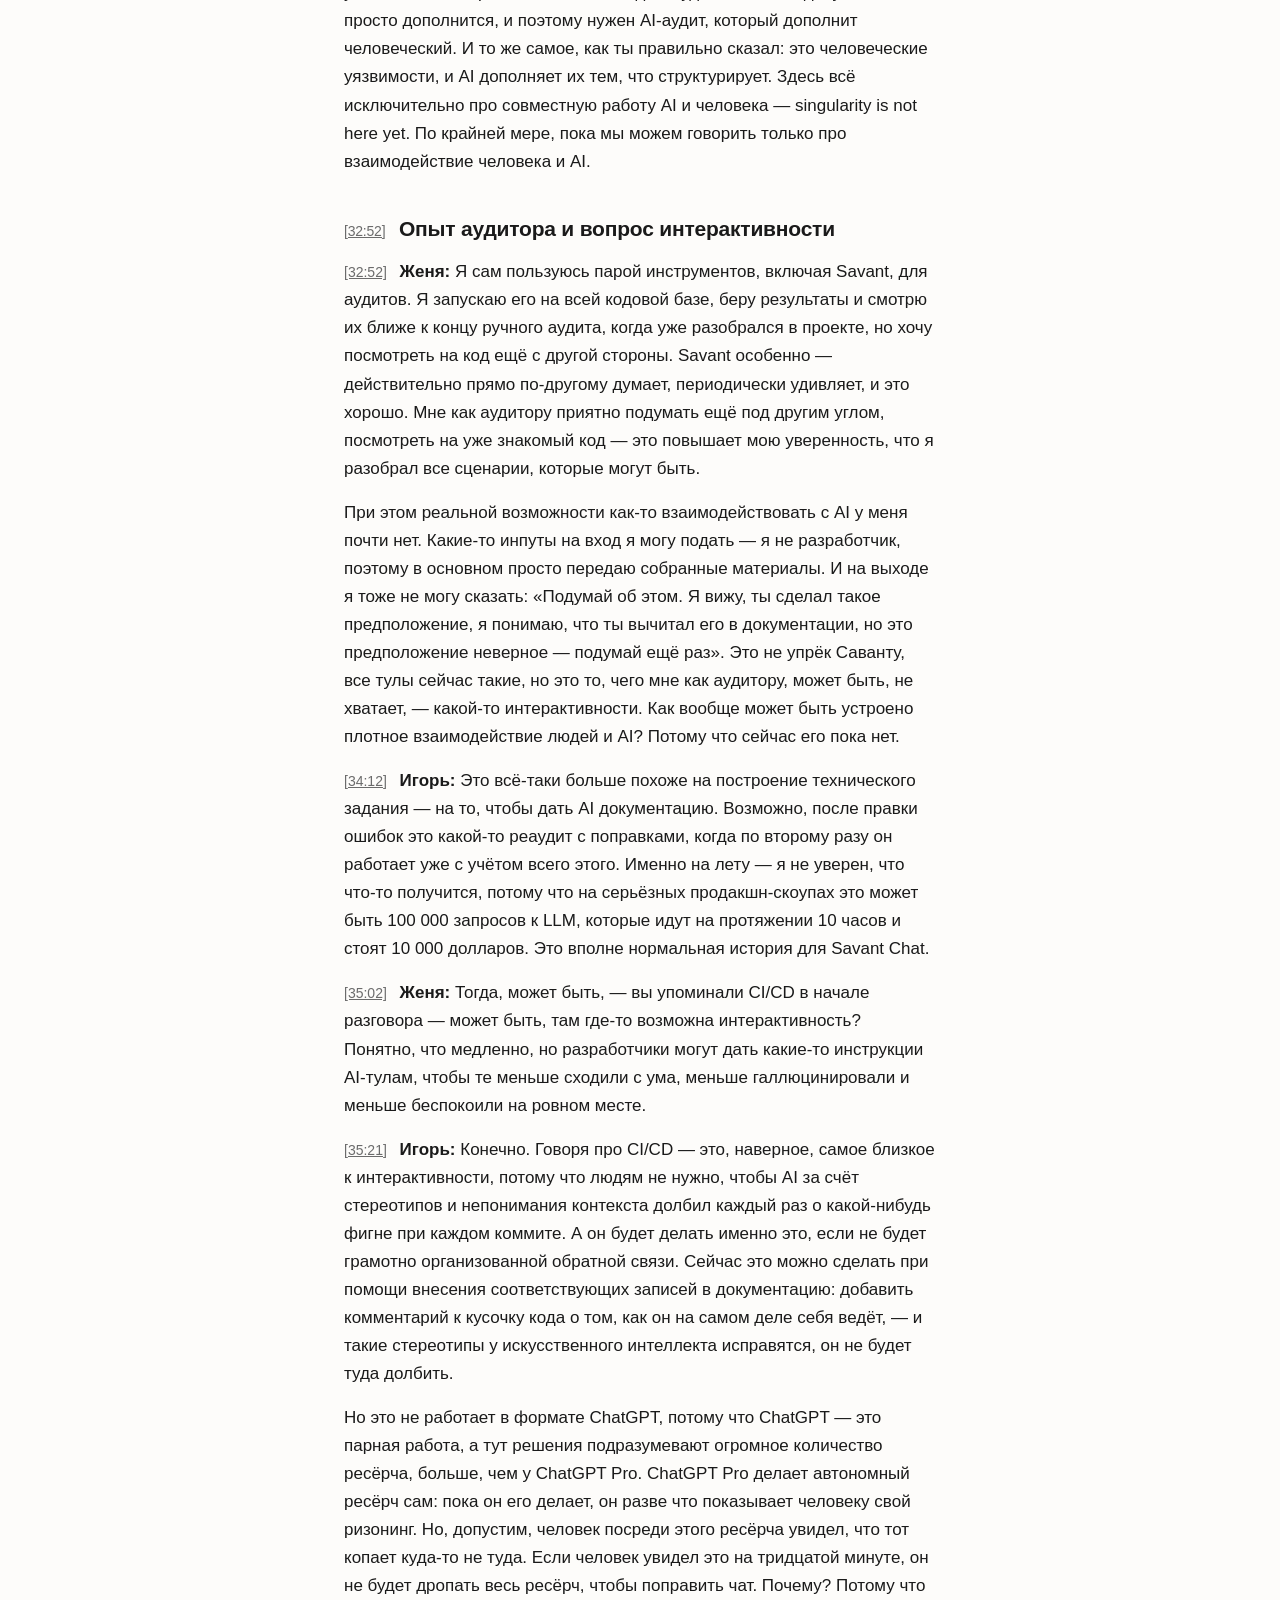
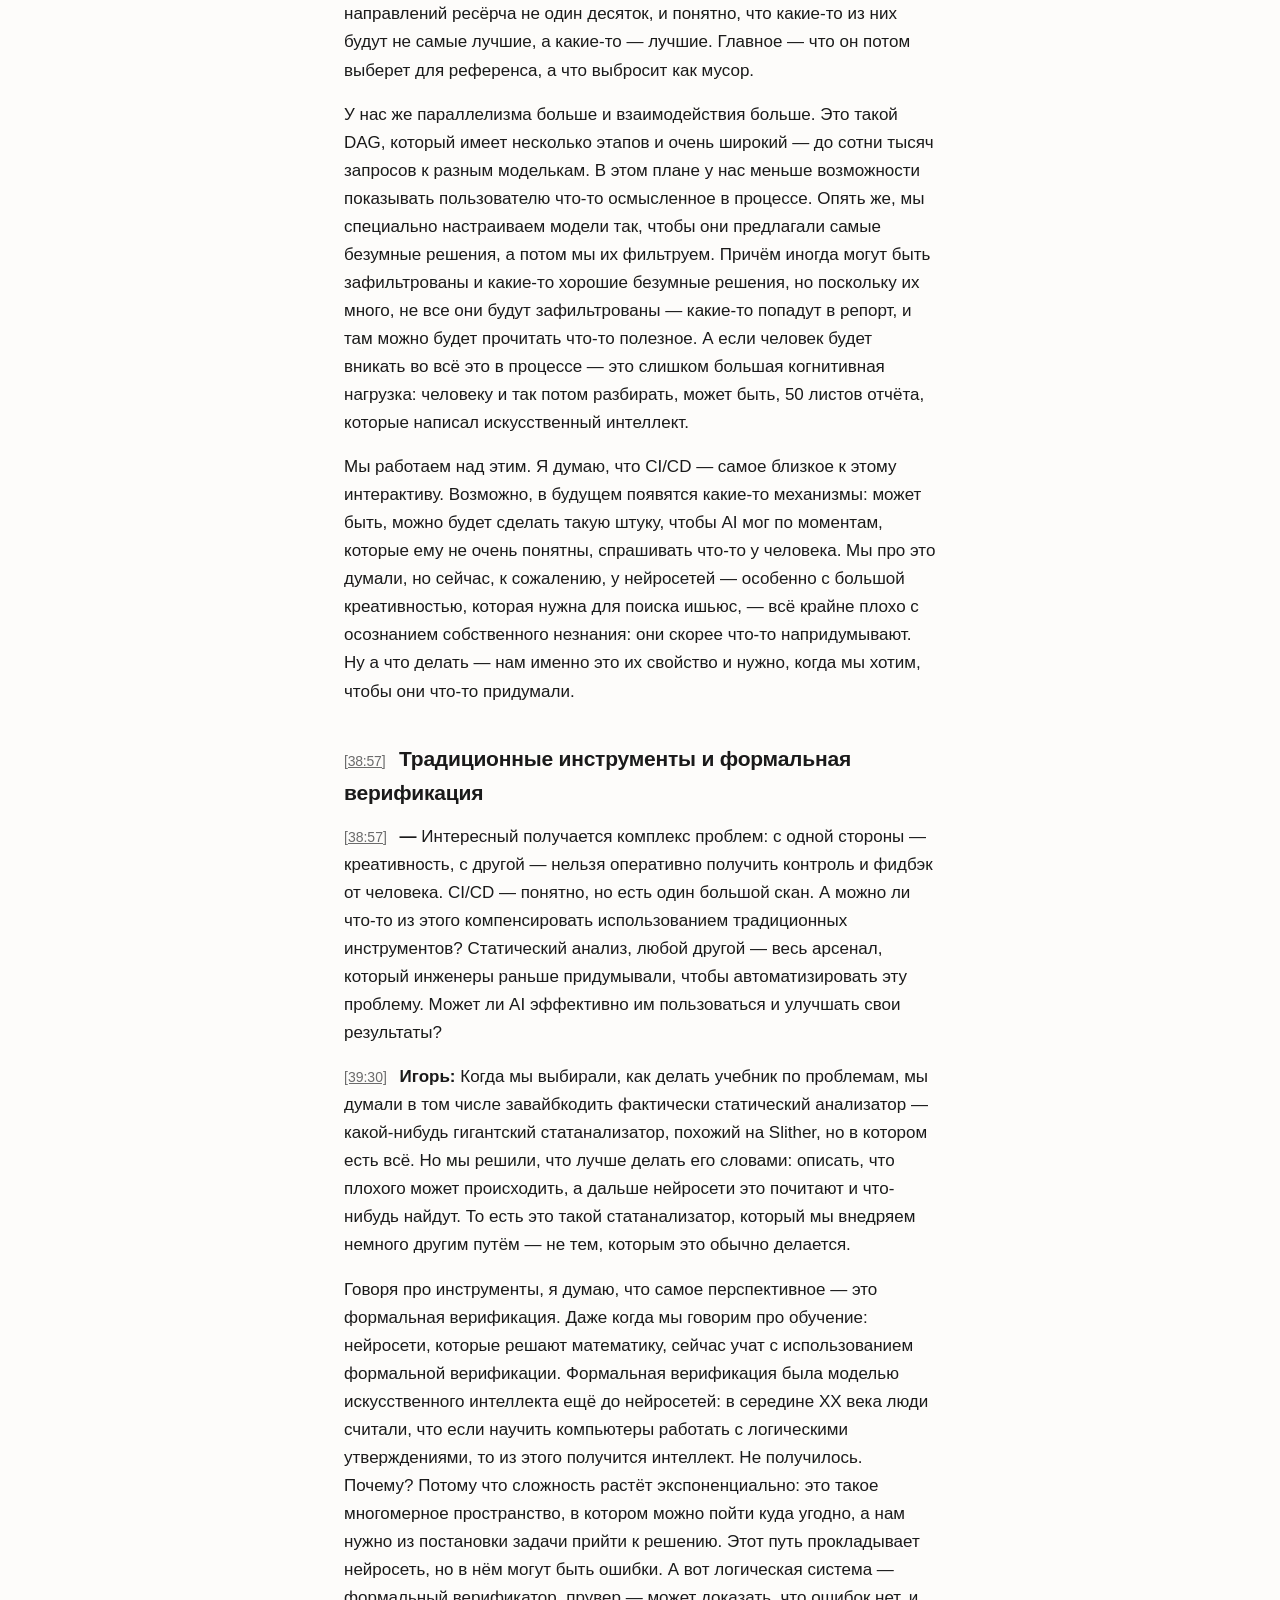
<file: talks/bb-216-ai-audits-in-web3.html>
<!DOCTYPE html>
<html lang="ru">
<head>
<meta charset="UTF-8">
<meta name="viewport" content="width=device-width, initial-scale=1.0">
<title>Transcript: ББ-216 — ИИ-аудиты в Web3 (Базовый Блок podcast) — Alexandra Gulamova</title>
<meta name="description" content="Full transcript (in Russian) of Basic Block podcast episode 216: Igor Gulamov and Alexandra Gulamova of Savant.chat on AI audits in Web3 — how AI changes security for protocols and auditors, multi-model architecture, formal proofs and the future of the auditing profession.">
<link rel="canonical" href="https://alexandragulamova.com/talks/bb-216-ai-audits-in-web3.html">
<meta property="og:type" content="article">
<meta property="og:title" content="Transcript: ББ-216 — ИИ-аудиты в Web3 (Базовый Блок podcast)">
<meta property="og:description" content="Полная расшифровка выпуска: Игорь и Александра Гуламовы (Savant.chat) про ИИ-аудиты в Web3.">
<link rel="stylesheet" href="../style.css">
<script type="application/ld+json">
{
  "@context": "https://schema.org",
  "@type": "VideoObject",
  "name": "ББ-216: ИИ-аудиты в Web3",
  "description": "Basic Block podcast episode 216 with Igor Gulamov and Alexandra Gulamova (Savant.chat) about AI audits in Web3.",
  "inLanguage": "ru",
  "uploadDate": "2026-02-04",
  "url": "https://www.youtube.com/watch?v=EudACqKiTMM",
  "embedUrl": "https://www.youtube.com/embed/EudACqKiTMM",
  "thumbnailUrl": "https://i.ytimg.com/vi/EudACqKiTMM/hqdefault.jpg",
  "publisher": { "@type": "Organization", "name": "Базовый Блок (Basic Block Radio)", "url": "https://basicblockradio.com/" },
  "actor": [
    { "@type": "Person", "name": "Alexandra Gulamova", "url": "https://alexandragulamova.com/" },
    { "@type": "Person", "name": "Igor Gulamov" }
  ]
}
</script>
</head>
<body>

<header class="site">
  <div class="wrap">
    <a class="logo" href="../index.html">Alexandra Gulamova</a>
    <nav>
      <a href="../index.html">About</a>
      <a href="../blog/index.html">Blog</a>
      <a href="index.html" aria-current="page">Talks</a>
      <a href="../media-kit.html">Media kit</a>
    </nav>
  </div>
</header>

<main>
  <div class="wrap">
    <article>
      <h1>ББ-216: ИИ-аудиты в Web3</h1>
      <p class="meta">Базовый Блок (Basic Block) podcast · February 2026 · Igor Gulamov &amp; Alexandra Gulamova (Savant.chat), co-host Evgeny Marchenko (Pessimistic Security)</p>

      <div class="links" style="margin-bottom: 28px;">
        <a href="https://www.youtube.com/watch?v=EudACqKiTMM">▶ Watch on YouTube</a>
        <a href="https://basicblockradio.com/e216/">Episode page (Basic Block)</a>
      </div>

      <blockquote><p>This episode is in Russian. Transcript lightly edited for readability; timestamps link to the video. Published with attribution to the <a href="https://basicblockradio.com/">Базовый Блок</a> podcast — thank you for having us!</p></blockquote>

<h2><a class="tstamp" href="https://www.youtube.com/watch?v=EudACqKiTMM&amp;t=0s">[00:00]</a> Вступление и представление гостей</h2>

<p><a class="tstamp" href="https://www.youtube.com/watch?v=EudACqKiTMM&amp;t=0s">[00:00]</a> <strong>Ведущий:</strong> Привет, с вами подкаст «Базовый Блок» — подкаст про блокчейн и в последнее время немного про AI. Сегодня будет как раз такой выпуск — про применение искусственного интеллекта в блокчейн-делах. Это выпуск номер 216, и сегодня у нас в гостях Игорь Гуламов и Александра Гуламова, основатели проекта Savant Chat.</p>

<p>В интернете не так много публичных материалов с ними — они не самые публичные личности. Однако в среде русскоязычной ветеранской блокчейн-тусовки авторитет команды Игоря и Александры очень высок благодаря вкладу в развитие Layer 2 на его зародышевом этапе, вкладу в развитие zk-технологий, а также многочисленным аудитам. Поэтому, когда стало известно, что Игорь и Александра создали AI-аудитора кода, это вызвало в OG-тусовке большой интерес. Все знают: ребята не делают буллщит, ребята делиерят сложные продукты и технологии.</p>

<p><a class="tstamp" href="https://www.youtube.com/watch?v=EudACqKiTMM&amp;t=55s">[00:55]</a> <strong>—</strong> Привет, большое спасибо за приглашение!</p>

<p><a class="tstamp" href="https://www.youtube.com/watch?v=EudACqKiTMM&amp;t=58s">[00:58]</a> <strong>Ведущий:</strong> Сегодня мы будем говорить про применение искусственного интеллекта в аудитах безопасности смарт-контрактов. И для того, чтобы выпуск получился более глубоким, я воспользовался тем, что являюсь кофаундером аудиторской компании Pessimistic Security, и позвал в качестве соведущего своего технического кофаундера Женю Марченко.</p>

<p><a class="tstamp" href="https://www.youtube.com/watch?v=EudACqKiTMM&amp;t=74s">[01:14]</a> <strong>Женя Марченко:</strong> Всем привет. Приятно быть на «Базовом Блоке» после долгого перерыва.</p>

<p><a class="tstamp" href="https://www.youtube.com/watch?v=EudACqKiTMM&amp;t=79s">[01:19]</a> <strong>Ведущий:</strong> Женя Марченко — практикующий аудитор смарт-контрактов уже больше восьми лет, а также CTO компании Pessimistic Security, где мы применяем и Savant Chat, и другие AI-тулы безопасности в реальных аудитах. Перед тем как мы начнём, я хочу поблагодарить наших патронов — тех, кто поддерживает нас на сайтах Patreon и Boosty. Огромное спасибо всем, кто нас поддерживает.</p>

<p>Также я хочу сказать спасибо нашим спонсорам. Это компания 1inch — проект с 23 млн пользователей и оборотом около 1 млрд долларов в сутки. По данным The Block, 1inch контролирует около 60% рынка свапов. Через 1inch можно выгодно обменивать токены между Ethereum, Polygon, Arbitrum и другими сетями, получая лучший курс и защиту от MEV-ботов. Обмены внутри Solana, кстати, тоже уже работают.</p>

<p>Также нас поддерживает Zerion. Zerion API — это мощный инструмент для web3-разработчиков. С его помощью можно в реальном времени получать данные о кошельках, токенах, DeFi-позициях и так далее в нескольких десятках блокчейнов, включая Ethereum, Solana и другие. Всё, что вам может понадобиться, в Zerion API есть. API предоставляет детальные человекочитаемые транзакции, аптайм 99,9%, масштабируемость свыше 1000 запросов в секунду. API Zerion используют такие компании, как Uniswap, OpenSea, WalletConnect, Rainbow Wallet и другие.</p>

<p>Также нас поддерживает Fluence — облачная платформа на базе децентрализованной инфраструктуры, которая предоставляет более дешёвую отказоустойчивую альтернативу традиционным облачным решениям, таким как AWS, DigitalOcean и Hetzner. С помощью Fluence вы получаете доступ к глобальной сети независимых провайдеров, можете быстро запускать виртуальные серверы и разворачивать рабочие нагрузки по всему миру, при этом значительно снижаете расходы и не зависите от одного провайдера. Спасибо, Fluence. И наш последний спонсор — это Gosh, кор-разработчик блокчейна Acki Nacki, основанного на новом протоколе, достигающем консенсуса за две итерации — самым быстрым из теоретически возможных. Рекомендую послушать наш недавний выпуск с основателем Gosh Митей Горошевским — получился достаточно хайповым и дискуссионным. Огромное спасибо, Gosh.</p>

<h2><a class="tstamp" href="https://www.youtube.com/watch?v=EudACqKiTMM&amp;t=206s">[03:26]</a> Как Игорь и Александра попали в блокчейн</h2>

<p><a class="tstamp" href="https://www.youtube.com/watch?v=EudACqKiTMM&amp;t=206s">[03:26]</a> <strong>Ведущий:</strong> Ну что же, перейдём к сути нашего подкаста — к обсуждению того, что делают Игорь и Александра. Обычно мы начинаем наш подкаст с вопроса: «Как ты попал в блокчейн?» Думаю, его можно по очереди адресовать Игорю и Александре. Ребята, вам слово.</p>

<p><a class="tstamp" href="https://www.youtube.com/watch?v=EudACqKiTMM&amp;t=223s">[03:43]</a> <strong>Игорь:</strong> Я в блокчейн попал раньше. В целом я следил за биткоином, может быть, через год-два после релиза. Но что-то крипто-нейтивное я стал делать в семнадцатом году, когда Пётр Королёв собрал BANKEX Foundation. Мы там делали разный ресёрч, в том числе по масштабированию. У меня есть несколько публикаций на ethresear.ch по Плазме. Я был на последнем Plasma Camp и примерно тогда нашёл критическую уязвимость в Plasma Prime, после чего, собственно, Плазма закончилась. Уже потом эта история пересобралась как optimistic rollups, но это уже другое, потому что там доступность данных гарантируется какими-то внешними протоколами. Вот так я попал в блокчейн.</p>

<p><a class="tstamp" href="https://www.youtube.com/watch?v=EudACqKiTMM&amp;t=290s">[04:50]</a> <strong>Александра:</strong> В блокчейн я пришла несколько позже. Я сначала немного помогала Игорю — по ZeroPool и ещё по другим нашим проектам, которые к блокчейну не относились. В плане блокчейна — помогала по ZeroPool. Проект стал развиваться, и получилось так, что требовалось больше моего вовлечения именно в нетехническую составляющую проекта. Так что у меня было активное вхождение в блокчейн сразу с zk.</p>

<p><a class="tstamp" href="https://www.youtube.com/watch?v=EudACqKiTMM&amp;t=321s">[05:21]</a> <strong>—</strong> Соболезную. [смех]</p>

<p><a class="tstamp" href="https://www.youtube.com/watch?v=EudACqKiTMM&amp;t=324s">[05:24]</a> <strong>Ведущий:</strong> Когда я готовился к этому выпуску, я слушал недавно вышедший, пару месяцев назад, подкаст CPERX с Игорем. Настоятельно рекомендую его нашим слушателям — тем, кому интересен путь Игоря: какой именно баг он нашёл в Плазме, как Ethereum Foundation поступил с этой ситуацией; там больше про BANKEX Foundation, больше про ZeroPool. Очень интересно, сам послушал с большим интересом. Мы же не будем повторять те же самые вопросы и, наверное, больше времени посвятим безопасности, достигаемой с помощью ИИ — и разрушаемой с помощью ИИ. Разве что от себя я хочу задать пару вопросов, которые интересны, наверное, только мне, но я всё равно воспользуюсь служебным положением. Игорь, правильно же я понимаю, что ты учился на физфаке МГУ и был там в аспирантуре?</p>

<p><a class="tstamp" href="https://www.youtube.com/watch?v=EudACqKiTMM&amp;t=387s">[06:27]</a> <strong>Игорь:</strong> Да, это так.</p>

<p><a class="tstamp" href="https://www.youtube.com/watch?v=EudACqKiTMM&amp;t=389s">[06:29]</a> <strong>Ведущий:</strong> Ты защитил диссертацию или нет?</p>

<p><a class="tstamp" href="https://www.youtube.com/watch?v=EudACqKiTMM&amp;t=391s">[06:31]</a> <strong>Игорь:</strong> Нет, примерно тогда я ушёл в блокчейн, диссертацию защищать не стал. У меня такая ситуация: есть публикации в рецензируемых международных журналах, а диссертации нет. У многих людей обычно наоборот.</p>

<p><a class="tstamp" href="https://www.youtube.com/watch?v=EudACqKiTMM&amp;t=407s">[06:47]</a> <strong>Ведущий:</strong> У меня абсолютно такая же ситуация, поэтому мне и стало интересно задать этот вопрос. Не думаешь, кстати, как-нибудь защитить, когда будет свободное время?</p>

<p><a class="tstamp" href="https://www.youtube.com/watch?v=EudACqKiTMM&amp;t=416s">[06:56]</a> <strong>Игорь:</strong> А его не будет.</p>

<p><a class="tstamp" href="https://www.youtube.com/watch?v=EudACqKiTMM&amp;t=418s">[06:58]</a> <strong>Ведущий:</strong> Второй вопрос, который я хотел задать: как думаешь, как так получилось, что BANKEX Foundation собрал такой цветник талантов? По сути, выходцы из BANKEX Foundation сделали огромное количество крутейших проектов: это и Matter Labs, и Tornado Cash, кто-то из BANKEX Foundation пошёл в 1inch. Вы делали ZeroPool, делаете сейчас Savant Chat. Как думаешь, как так получилось?</p>

<p><a class="tstamp" href="https://www.youtube.com/watch?v=EudACqKiTMM&amp;t=448s">[07:28]</a> <strong>Игорь:</strong> Я думаю, просто наша задача в BANKEX Foundation — это был актуальный ресёрч, который, с одной стороны, достаточно сложный, а с другой — очень новый. То есть там требуется не академическое погружение в эту историю на протяжении предыдущих десяти лет, а умение эффективно решать задачи в абсолютно новой сфере. Это привлекает соответствующих людей, которые могут это делать. Такого предложения в семнадцатом году в России было не сильно много — в основном все шли токены делать, поэтому в BANKEX Foundation собралась такая сильная команда. Ну и у Петра есть определённые таланты и достижения в этой сфере — это тоже важный фактор.</p>

<h2><a class="tstamp" href="https://www.youtube.com/watch?v=EudACqKiTMM&amp;t=513s">[08:33]</a> ZeroPool, приватность в Web3 и регуляция</h2>

<p><a class="tstamp" href="https://www.youtube.com/watch?v=EudACqKiTMM&amp;t=513s">[08:33]</a> <strong>Ведущий:</strong> Ещё один вопрос из нашего блица — касательно проекта ZeroPool. Про ZeroPool, повторюсь, много интересного Игорь уже рассказал в подкасте с CPERX, поэтому не будем очень глубоко нырять в его историю, приватность и так далее — адресую к этому замечательному подкасту. ZeroPool, для наших слушателей, — это такой open-source проект, достаточно олдскульный уже: вы его делали в девятнадцатом-двадцатом году. Он, так сказать, не стал коммерческим, тем не менее, если я правильно понимаю, многие команды впоследствии использовали ваши наработки в своей работе с приватностью. И я хотел бы задать такой вопрос. Я уверен, что ты до сих пор следишь за темой приватности в блокчейне. Возможно, это искажение моего информационного пузыря, но мне кажется, что сейчас тема приватности в Web3 — наверное, вторая по хайпу после ИИ. Что тебе лично, как техническому эксперту, кажется самым интересным из того, что сейчас происходит в privacy? Что с FHE, private smart contracts и так далее — что из этого тебе кажется интересным?</p>

<p><a class="tstamp" href="https://www.youtube.com/watch?v=EudACqKiTMM&amp;t=592s">[09:52]</a> <strong>Игорь:</strong> FHE — это сильная технология, но она не для анонимных транзакций. Кто-то, может быть, пытается делать анонимные транзакции при помощи FHE, но это не лучший инструмент для этого, потому что там есть ключ, который распределён по тем, кто вычисляет. В zk этого нет — от сетапа в современных протоколах давно отказались. FHE вычислительно намного тяжелее, чем zk: в zk сейчас можно доказывать очень большое количество расчётов за счёт рекурсии, а у FHE всё-таки больше множитель сложности для того, чтобы делать какие-то вычисления.</p>

<p><a class="tstamp" href="https://www.youtube.com/watch?v=EudACqKiTMM&amp;t=644s">[10:44]</a> <strong>Ведущий:</strong> А какие самые интересные проекты, которые сейчас работают в области privacy, как тебе кажется?</p>

<p><a class="tstamp" href="https://www.youtube.com/watch?v=EudACqKiTMM&amp;t=653s">[10:53]</a> <strong>Александра:</strong> Основной интерес здесь не столько в технологиях, сколько в legal-сфере, потому что legal сейчас, как это ни парадоксально, влияет на рынок privacy намного больше, чем любые технологии, — именно тем, что останавливает прогресс в сторону privacy. Причём я не говорю о том, чтобы регуляция была какая-то определённая, — речь о том, чтобы она в принципе была. Более-менее последнее, что у нас есть по части регуляции, — письмо от американских регуляторов о том, что privacy — это high risk. Оно было несколько лет назад. Что такое high risk, они толком не объяснили: «с комментариями ждите последующих апдейтов» — которых мы ждём до сих пор. Таким образом, у регуляторов получается полная свобода воли решать, что такое хорошо и что такое плохо. И как только появится какая-то прозрачная регуляция — моё мнение, что технологии начнут сразу очень быстро развиваться, потому что и у ZeroPool есть ещё что показать, и у других проектов тоже. Я уверена, что у того же Aztec более чем достаточно, что показать. Как только на этом рынке появится прозрачная регуляция, будет очень много технологических апдейтов, намного более интересных, чем то, что происходит сейчас, и они будут очень быстрыми.</p>

<p><a class="tstamp" href="https://www.youtube.com/watch?v=EudACqKiTMM&amp;t=740s">[12:20]</a> <strong>—</strong> Речь тут скорее не про то, что нужен кто-то, кто даст или не даст пермит, — нужно отсутствие произвола. Сейчас проблема в том, что с каждым privacy-проектом чиновник может делать всё, что в голову взбредёт. То есть это беспредел.</p>

<p><a class="tstamp" href="https://www.youtube.com/watch?v=EudACqKiTMM&amp;t=761s">[12:41]</a> <strong>—</strong> Именно поэтому мы ZeroPool не полностью закрыли — он именно на стопе до какой-то прозрачной регуляции в этой сфере.</p>

<p><a class="tstamp" href="https://www.youtube.com/watch?v=EudACqKiTMM&amp;t=770s">[12:50]</a> <strong>Ведущий:</strong> А вы видите какие-то подвижки? Я не очень глубоко за этой темой слежу, однако в чат нашего подкаста периодически закидывают какие-то вещи: собрался какой-то таск-форс, они обсуждают — мы сейчас институционалов сажаем на блокчейн, нам поэтому нужно соблюдать банковскую тайну, нам нужно гибкое privacy, и так далее. Слово privacy звучит из уст людей в галстуках, которые выступают за дубовыми кафедрами, и от этого у меня ощущение, что подвижки есть. Но, судя по тому, что вы говорите, они пока не выразились в конкретных актах.</p>

<p><a class="tstamp" href="https://www.youtube.com/watch?v=EudACqKiTMM&amp;t=810s">[13:30]</a> <strong>Александра:</strong> Ну да, как я и говорю: это всё началось и пока, по сути, чем-то более-менее осязаемым закончилось вот этим письмом от американских регуляторов. В этом плане Штаты всё-таки играют одну из лидирующих ролей в международной регуляции. И понятно, что, так как у них прецедентное право, кейс Tornado Cash, естественно, будет иметь большое влияние. Я вижу эту историю не так, что эти люди в костюмах и галстуках о чём-то договорятся, — потому что договориться они могут максимум о том, что чей-нибудь кум или сват получит частный билль. О чём-то другом в таких вещах они договариваться не могут. Такие вещи происходят через практику — вроде того, как в итоге разрешится ситуация с Tornado Cash. Это процессы, которые относятся не к privacy, а в целом к тому, как решаются вопросы. Они идут не эволюционно — иногда они ведут себя более революционно. Надо просто больше здравого смысла, потому что если его меньше, можно десятилетиями вести дискуссию про то, могут ли люди пользоваться ножами.</p>

<h2><a class="tstamp" href="https://www.youtube.com/watch?v=EudACqKiTMM&amp;t=894s">[14:54]</a> Savant Chat: идея и архитектура</h2>

<p><a class="tstamp" href="https://www.youtube.com/watch?v=EudACqKiTMM&amp;t=894s">[14:54]</a> <strong>Ведущий:</strong> Давайте перейдём к обсуждению Savant Chat. Начнём, наверное, с такого предварительного разогревающего вопроса: откуда взялась идея сделать Savant Chat? Как он появился?</p>

<p><a class="tstamp" href="https://www.youtube.com/watch?v=EudACqKiTMM&amp;t=906s">[15:06]</a> <strong>Александра:</strong> Наша команда активно следила за тем, что происходит на рынке, и в целом за развитием моделей. Так как у Игоря довольно большой опыт в плане аудитов, в том числе сложных аудитов zk-проектов, мы периодически пробовали — не с точки зрения запуска нового проекта, а с точки зрения того, что могут модели. Аудит — это такой определённый стандарт в плане сложных технологий: если модели что-то могут с точки зрения аудита, то имеет смысл применять их и для разработки в том числе. То есть это как некий экзамен для технологии. И около года назад мы заметили, что LLM доходят до той стадии, когда уже что-то могут в аудитах. Мы попробовали с этим поиграться просто в рамках онлайн-хакатона, результат нас несколько удивил — и мы решили делать продукт.</p>

<p><a class="tstamp" href="https://www.youtube.com/watch?v=EudACqKiTMM&amp;t=970s">[16:10]</a> <strong>Ведущий:</strong> Приятно удивил, я так понял. Хорошо. Расскажите, как Savant Chat устроен.</p>

<p><a class="tstamp" href="https://www.youtube.com/watch?v=EudACqKiTMM&amp;t=975s">[16:15]</a> <strong>Игорь:</strong> Он устроен следующим образом. Мы разбиваем код на семантически корректные чанки. Потом мы генерируем документацию по этим кусочкам кода, по проекту. Также мы берём RAG по документации, которая была предоставлена пользователем при аудите: это может быть скраулинг сайтов, каких-нибудь гитбуков, какие-то whitepaper'ы. Мы устанавливаем связи между кусочками кода и документацией. Дальше мы закидываем эти кусочки в агента — генератора гипотез. Потом гипотезы исследует агент-аудитор, потом агент-критик отфильтровывает ошибки, потом происходит дедупликация. Там много разных более тонких архитектурных моментов, но если говорить в целом, то вот такой пайплайн.</p>

<p><a class="tstamp" href="https://www.youtube.com/watch?v=EudACqKiTMM&amp;t=1040s">[17:20]</a> <strong>Ведущий:</strong> То есть на входе для пользователя это выглядит так: он может закинуть в Savant код, документацию, которая у него есть, дальше Savant делает то, что ты только что описал, и на выходе выплёвывает красивый PDF-репорт со списком находок?</p>

<p><a class="tstamp" href="https://www.youtube.com/watch?v=EudACqKiTMM&amp;t=1059s">[17:39]</a> <strong>—</strong> Мы делали это так, чтобы для пользователя процесс был максимально привычен и понятен. В том числе мы учитывали особенности Web3-комьюнити: оно довольно интровертное и не очень стремится лишний раз общаться с людьми, поэтому всё максимально автоматизировано. У нас максимально лёгкий вход на платформу, максимально лёгкий этап загрузки: ты просто загружаешь туда свой код практически любым удобным способом и получаешь репорт, который обычно получаешь после аудита в человеческих компаниях, — он максимально приближен к этому формату, чтобы пользователю всё было максимально комфортно. Процесс, который немного отличается от стандартного аудита, — это CI/CD-интеграция: ты можешь подключить проверку для совсем ongoing security и проверять код небольшими кусочками, когда готовишь релиз. Там получается совсем быстрый результат — вплоть до того, что за 10–15 минут можно получить баг-репорт в Telegram.</p>

<p><a class="tstamp" href="https://www.youtube.com/watch?v=EudACqKiTMM&amp;t=1131s">[18:51]</a> <strong>—</strong> Я хотел бы задать вопрос касательно того, как устроен пайплайн. Если я правильно понимаю, условно, сначала код, как Игорь сказал, разбивается на кусочки, устанавливается соответствие с документацией. Кстати, как RAG расшифровывается, напомните?</p>

<p><a class="tstamp" href="https://www.youtube.com/watch?v=EudACqKiTMM&amp;t=1147s">[19:07]</a> <strong>Игорь:</strong> Прямо сразу не скажу. Но я могу много рассказать про то, как он работает.</p>

<p><a class="tstamp" href="https://www.youtube.com/watch?v=EudACqKiTMM&amp;t=1152s">[19:12]</a> <strong>—</strong> Тогда скажи своими словами, что это такое, чтобы нам сейчас не задерживаться.</p>

<p><a class="tstamp" href="https://www.youtube.com/watch?v=EudACqKiTMM&amp;t=1156s">[19:16]</a> <strong>Игорь:</strong> Это построение такой системы. Мы берём данные, разделяем их на чанки. Для каждого чанка мы строим эмбеддинг — это вектор в многомерном пространстве, там может быть тысяча измерений. Соответственно, у нас есть эти чанки, есть наше сгенерированное описание для кусочков кода — мы тоже строим для него эмбеддинг. И потом мы смотрим в этом многомерном пространстве, какие кусочки ближе всего к тому, что мы ищем. После этого мы берём сто ближайших кусочков и делаем реранкинг: закидываем в модель, которая выбирает для нашего запроса из ста, допустим, десять самых подходящих кусочков, и уже это закидывается на вход для моделей.</p>

<p><a class="tstamp" href="https://www.youtube.com/watch?v=EudACqKiTMM&amp;t=1216s">[20:16]</a> <strong>—</strong> Надеюсь, что я понял. Дальше у тебя есть несколько моделей, я так понимаю, публичных, которые генерируют гипотезы, потом эти гипотезы как-то отфильтровываются, дедуплицируются и попадают в отчёт. Вопрос у меня такой: а все ли так делают? Есть ли другие подходы к тому, как сделать архитектуру AI-аудитора?</p>

<h2><a class="tstamp" href="https://www.youtube.com/watch?v=EudACqKiTMM&amp;t=1241s">[20:41]</a> Подходы к AI-аудиту на рынке</h2>

<p><a class="tstamp" href="https://www.youtube.com/watch?v=EudACqKiTMM&amp;t=1241s">[20:41]</a> <strong>—</strong> На самом деле на рынке есть несколько подходов. Кто-то делает просто враппер для какой-то одной LLM. Особенно это заметно, как только выходит новая версия одной из Tier-1 моделей, которая более-менее хорошо работает с кодом и подходит для аудитов: сразу появляется пачка новых AI-аудиторов, которые дают почти бесплатную цену и максимально быстрый результат — но это, по сути, работа одного промпта, и результат соответствует. А другой подход — это обучение своей модели на базе существующих уязвимостей.</p>

<p><a class="tstamp" href="https://www.youtube.com/watch?v=EudACqKiTMM&amp;t=1295s">[21:35]</a> <strong>Александра:</strong> И мы верим, что AI ценен именно своим новым взглядом и новым подходом к работе с кодом. Таким образом мы часто получаем в отчётах результаты, которые максимально не похожи на то, что находит человек и что человеческие аудиторы обычно могут считать за уязвимости. Это не потому, что человек плохо работает с кодом, а потому, что у человека есть своя база, свой опыт, свои стереотипы и в какой-то степени определённые шаблоны мышления, как бы мы ни хотели от этого отходить. А AI даёт абсолютно другой подход к коду.</p>

<h2><a class="tstamp" href="https://www.youtube.com/watch?v=EudACqKiTMM&amp;t=1332s">[22:12]</a> Следующий релиз: эксперименты с кодом и учебник уязвимостей</h2>

<p><a class="tstamp" href="https://www.youtube.com/watch?v=EudACqKiTMM&amp;t=1332s">[22:12]</a> <strong>Игорь:</strong> Есть наш подход, и есть подход next-gen — когда агент может проводить эксперименты с работающим кодом: что-то где-то деплоить, подёргать. Это то, над чем мы сейчас работаем, чтобы сделать следующий релиз. Это очень сильно уменьшит количество фолс-позитивов — их у нас достаточно мало, но всё-таки больше, чем в человеческих аудитах. Такой подход позволит радикально уменьшить их количество.</p>

<p>Были тезисы — я не помню, кто именно из AI-ресерчеров это говорил осенью, — что хорошая архитектура — это не супермодель, которая в своих весах знает всё, а модель, которая знает принципы: если ей на вход дать какие-то знания, она применит принципы к знаниям и будет выдавать качественный результат. Мы сейчас, кроме возможности проводить эксперименты с кодом в процессе аудита, делаем учебник по всем уязвимостям, которые были, — для нейросетей и при помощи нейросетей. И мы планируем прикрутить его к Savant Chat, наверное, даже быстрее, чем возможность выполнять код. Соответственно, с ним нейросети, когда будут видеть код, пройдутся в том числе по типовым кейсам — не в ущерб, естественно, тому, чтобы придумать что-то новое. Просто 95% того, что есть, — это всё-таки композиция старого, а не что-то новое. Это повысит качество для наших клиентов.</p>

<p><a class="tstamp" href="https://www.youtube.com/watch?v=EudACqKiTMM&amp;t=1447s">[24:07]</a> <strong>—</strong> Ты сказал, что вы делаете справочник для ИИшек на тему того, какие уязвимости уже были. Если я правильно понимаю, вы же уже на чём-то дообучали модели, которые используете? На чём вы дообучаете?</p>

<p><a class="tstamp" href="https://www.youtube.com/watch?v=EudACqKiTMM&amp;t=1462s">[24:22]</a> <strong>Александра:</strong> Нет. Поэтому я и сказала, что мы изначально не пошли от подхода, когда обучают своё, — мы заставляем на данный момент разные комбинации LLM думать над кодом. Сейчас наша архитектура такая, что код видится в первый раз и анализируется с нуля: где могут быть уязвимости и слабые места. Теперь это дополнится учебником уязвимостей, но подход, при котором каждый код смотрится с нуля, как в первый раз, останется — учебник просто его дополнит. Основной упор всё равно останется на свежем взгляде.</p>

<p>И как раз хотела дополнить то, что Игорь сказал, — что более-менее уязвимости одни и те же. С одной стороны, это действительно так, это абсолютно валидно для кода, написанного человеком. Но сейчас разработка двигается в сторону вайбкодинга, причём в разных видах: не только когда всё написано с нуля, но и когда очень опытные и классные разработчики дополняют этим свою работу — в том числе у нас в команде это активно используется. И здесь AI может генерировать те уязвимости, которые человек не генерировал, — соответственно, нужен и другой подход. И здесь опять-таки сильная сторона того, что у нас AI смотрит на код со своей точки зрения.</p>

<h2><a class="tstamp" href="https://www.youtube.com/watch?v=EudACqKiTMM&amp;t=1548s">[25:48]</a> Комбинирование разных LLM под разные задачи</h2>

<p><a class="tstamp" href="https://www.youtube.com/watch?v=EudACqKiTMM&amp;t=1548s">[25:48]</a> <strong>Игорь:</strong> Говоря про разные модели — мы используем их сильные стороны. Допустим, модели от Anthropic неплохи в использовании tools, но слабые в STEM, и у них всё хорошо с творчеством. У моделей от OpenAI с творчеством всё плохо, но всё хорошо с instruction following. У моделей от Google — Gemini — всё хорошо и с творчеством, и со STEM, но без специальных действий со стороны промпт-инжиниринга они будут выдавать нестабильный результат, который существенно сложнее применить. Поэтому мы комбинируем разные модели для разных подзадач: есть задачи креативные, есть задачи, где наоборот нужно некреативно и совсем тщательно проверить, есть задача агрегации разных результатов. Под разные задачи подбираем разные модели, чтобы обеспечить максимальное качество при минимальной цене.</p>

<p>Также запросы делаются параллельно со скидками — мы активно используем batch-запросы, чтобы увеличить количество инференса, доступного нашим пользователям для аудитов. Соответственно, то, что мы делаем, просто завайбкодить нельзя — ни за вечер, ни за неделю, ни за месяц. К тому же, если использовать одну любую модель или даже две, результат будет хуже, а цена больше. И мы постоянно обновляем наш инструмент под новые релизы и проводим бенчмарки.</p>

<p><a class="tstamp" href="https://www.youtube.com/watch?v=EudACqKiTMM&amp;t=1664s">[27:44]</a> <strong>Женя:</strong> Поправьте меня, правильно ли я понял: у вас на вход, помимо данных от пользователя, идёт ещё огромный подготовленный вами контекст — вот этот учебник, например, который вы сейчас делаете, со взломами, хаками, уязвимостями. И какие-то, наверное, ваши инструкции в целом: промпты, подсказки, как пользоваться агентами, как взаимодействовать с этой кодовой базой.</p>

<p><a class="tstamp" href="https://www.youtube.com/watch?v=EudACqKiTMM&amp;t=1692s">[28:12]</a> <strong>Игорь:</strong> Это не кодовые базы, это принципы. Мы собрали уязвимости, делаем по ним кластеризацию, используем LLM, чтобы очистить все эти уязвимости от контекста проекта, оставить только root cause и описание — что должно в проекте происходить, чтобы такое имело место. Потом мы с этими данными работаем, и учебник получается таким образом — его пишет искусственный интеллект.</p>

<p>Мы вообще отходим от парной работы человека и AI — это то, что было этим летом, мы от этого уходим. Сейчас мы переходим к процессам, когда инженер строит пайплайн, в котором AI может работать над каким-то решением. Смысл в том, что AI не только делает задачу, но и проверяет её: промежуточные проверки делает AI. Есть какие-то критерии, и по ним AI задачу проверяет. Если там какие-то проблемы, он возвращается назад, исправляет их и делает дальше, пока не решит. А человек делает только окончательную приёмку.</p>

<p>Соответственно, говоря про эту базу — это очень большой объём вычислительной работы, потому что нужно обработать при помощи нейросетей все уязвимости, которые когда-либо находили в смарт-контрактах. А перед этим их надо собрать — искусственный интеллект отлично справляется с этой задачей. У нас небольшой стартап, три инженера, и мы можем себе позволить делать такие задачи. Ещё летом не могли, потому что это просто колоссальное количество raw power, которое может делать гигантское количество интеллектуальной работы.</p>

<h2><a class="tstamp" href="https://www.youtube.com/watch?v=EudACqKiTMM&amp;t=1826s">[30:26]</a> Человек и AI: противопоставление или дополнение</h2>

<p><a class="tstamp" href="https://www.youtube.com/watch?v=EudACqKiTMM&amp;t=1826s">[30:26]</a> <strong>—</strong> Слушай, у меня ощущение, что последние пять минут на фоне присутствует такое противопоставление человека и AI на разных уровнях. Например, тул в основном полагается на AI, а AI думают иначе, чем люди, поэтому и проблемы искать будут другие и по-другому. Или хакеры, которые раньше искали всё руками и думали как люди, — теперь это тоже какой-то AI, и он ищет другие проблемы. Код генерирует тоже AI — теперь другие проблемы. И даже вот эта база данных, учебник, который вы составляете, — он, наверное, в основном состоит из человеческих ошибок и людьми найденных уязвимостей, но обработан AI. Как вообще выглядит эта динамика между человеком и AI, этот баланс сил сейчас? И как он, может быть, меняется по мере того, как AI двигается вперёд?</p>

<p><a class="tstamp" href="https://www.youtube.com/watch?v=EudACqKiTMM&amp;t=1878s">[31:18]</a> <strong>Александра:</strong> На мой взгляд, противопоставлять человека и AI — изначально не очень продуктивный подход. Это исключительно про дополнение. Мы как раз и говорим о том, что AI дополняет человека: AI даёт другой взгляд на код. И поэтому мы говорим, что AI-аудиты, в том числе Savant Chat, — это ни в коем случае не замена человеческого аудита. Это инструмент для онгоинг-разработки, для подготовки к человеческому аудиту, для быстрой проверки и повышения безопасности именно в процессе разработки.</p>

<p>Когда мы говорим про то, что вайбкодинг даст другие уязвимости, — он даст ещё и новые уязвимости, но человеческие никуда не денутся, потому что значительную часть разработки всё равно пишут люди, и уязвимости, которые они вносят в код, никуда от этого не денутся. Это просто дополнится, и поэтому нужен AI-аудит, который дополнит человеческий. И то же самое, как ты правильно сказал: это человеческие уязвимости, и AI дополняет их тем, что структурирует. Здесь всё исключительно про совместную работу AI и человека — singularity is not here yet. По крайней мере, пока мы можем говорить только про взаимодействие человека и AI.</p>

<h2><a class="tstamp" href="https://www.youtube.com/watch?v=EudACqKiTMM&amp;t=1972s">[32:52]</a> Опыт аудитора и вопрос интерактивности</h2>

<p><a class="tstamp" href="https://www.youtube.com/watch?v=EudACqKiTMM&amp;t=1972s">[32:52]</a> <strong>Женя:</strong> Я сам пользуюсь парой инструментов, включая Savant, для аудитов. Я запускаю его на всей кодовой базе, беру результаты и смотрю их ближе к концу ручного аудита, когда уже разобрался в проекте, но хочу посмотреть на код ещё с другой стороны. Savant особенно — действительно прямо по-другому думает, периодически удивляет, и это хорошо. Мне как аудитору приятно подумать ещё под другим углом, посмотреть на уже знакомый код — это повышает мою уверенность, что я разобрал все сценарии, которые могут быть.</p>

<p>При этом реальной возможности как-то взаимодействовать с AI у меня почти нет. Какие-то инпуты на вход я могу подать — я не разработчик, поэтому в основном просто передаю собранные материалы. И на выходе я тоже не могу сказать: «Подумай об этом. Я вижу, ты сделал такое предположение, я понимаю, что ты вычитал его в документации, но это предположение неверное — подумай ещё раз». Это не упрёк Саванту, все тулы сейчас такие, но это то, чего мне как аудитору, может быть, не хватает, — какой-то интерактивности. Как вообще может быть устроено плотное взаимодействие людей и AI? Потому что сейчас его пока нет.</p>

<p><a class="tstamp" href="https://www.youtube.com/watch?v=EudACqKiTMM&amp;t=2052s">[34:12]</a> <strong>Игорь:</strong> Это всё-таки больше похоже на построение технического задания — на то, чтобы дать AI документацию. Возможно, после правки ошибок это какой-то реаудит с поправками, когда по второму разу он работает уже с учётом всего этого. Именно на лету — я не уверен, что что-то получится, потому что на серьёзных продакшн-скоупах это может быть 100 000 запросов к LLM, которые идут на протяжении 10 часов и стоят 10 000 долларов. Это вполне нормальная история для Savant Chat.</p>

<p><a class="tstamp" href="https://www.youtube.com/watch?v=EudACqKiTMM&amp;t=2102s">[35:02]</a> <strong>Женя:</strong> Тогда, может быть, — вы упоминали CI/CD в начале разговора — может быть, там где-то возможна интерактивность? Понятно, что медленно, но разработчики могут дать какие-то инструкции AI-тулам, чтобы те меньше сходили с ума, меньше галлюцинировали и меньше беспокоили на ровном месте.</p>

<p><a class="tstamp" href="https://www.youtube.com/watch?v=EudACqKiTMM&amp;t=2121s">[35:21]</a> <strong>Игорь:</strong> Конечно. Говоря про CI/CD — это, наверное, самое близкое к интерактивности, потому что людям не нужно, чтобы AI за счёт стереотипов и непонимания контекста долбил каждый раз о какой-нибудь фигне при каждом коммите. А он будет делать именно это, если не будет грамотно организованной обратной связи. Сейчас это можно сделать при помощи внесения соответствующих записей в документацию: добавить комментарий к кусочку кода о том, как он на самом деле себя ведёт, — и такие стереотипы у искусственного интеллекта исправятся, он не будет туда долбить.</p>

<p>Но это не работает в формате ChatGPT, потому что ChatGPT — это парная работа, а тут решения подразумевают огромное количество ресёрча, больше, чем у ChatGPT Pro. ChatGPT Pro делает автономный ресёрч сам: пока он его делает, он разве что показывает человеку свой ризонинг. Но, допустим, человек посреди этого ресёрча увидел, что тот копает куда-то не туда. Если человек увидел это на тридцатой минуте, он не будет дропать весь ресёрч, чтобы поправить чат. Почему? Потому что направлений ресёрча не один десяток, и понятно, что какие-то из них будут не самые лучшие, а какие-то — лучшие. Главное — что он потом выберет для референса, а что выбросит как мусор.</p>

<p>У нас же параллелизма больше и взаимодействия больше. Это такой DAG, который имеет несколько этапов и очень широкий — до сотни тысяч запросов к разным моделькам. В этом плане у нас меньше возможности показывать пользователю что-то осмысленное в процессе. Опять же, мы специально настраиваем модели так, чтобы они предлагали самые безумные решения, а потом мы их фильтруем. Причём иногда могут быть зафильтрованы и какие-то хорошие безумные решения, но поскольку их много, не все они будут зафильтрованы — какие-то попадут в репорт, и там можно будет прочитать что-то полезное. А если человек будет вникать во всё это в процессе — это слишком большая когнитивная нагрузка: человеку и так потом разбирать, может быть, 50 листов отчёта, которые написал искусственный интеллект.</p>

<p>Мы работаем над этим. Я думаю, что CI/CD — самое близкое к этому интерактиву. Возможно, в будущем появятся какие-то механизмы: может быть, можно будет сделать такую штуку, чтобы AI мог по моментам, которые ему не очень понятны, спрашивать что-то у человека. Мы про это думали, но сейчас, к сожалению, у нейросетей — особенно с большой креативностью, которая нужна для поиска ишьюс, — всё крайне плохо с осознанием собственного незнания: они скорее что-то напридумывают. Ну а что делать — нам именно это их свойство и нужно, когда мы хотим, чтобы они что-то придумали.</p>

<h2><a class="tstamp" href="https://www.youtube.com/watch?v=EudACqKiTMM&amp;t=2337s">[38:57]</a> Традиционные инструменты и формальная верификация</h2>

<p><a class="tstamp" href="https://www.youtube.com/watch?v=EudACqKiTMM&amp;t=2337s">[38:57]</a> <strong>—</strong> Интересный получается комплекс проблем: с одной стороны — креативность, с другой — нельзя оперативно получить контроль и фидбэк от человека. CI/CD — понятно, но есть один большой скан. А можно ли что-то из этого компенсировать использованием традиционных инструментов? Статический анализ, любой другой — весь арсенал, который инженеры раньше придумывали, чтобы автоматизировать эту проблему. Может ли AI эффективно им пользоваться и улучшать свои результаты?</p>

<p><a class="tstamp" href="https://www.youtube.com/watch?v=EudACqKiTMM&amp;t=2370s">[39:30]</a> <strong>Игорь:</strong> Когда мы выбирали, как делать учебник по проблемам, мы думали в том числе завайбкодить фактически статический анализатор — какой-нибудь гигантский статанализатор, похожий на Slither, но в котором есть всё. Но мы решили, что лучше делать его словами: описать, что плохого может происходить, а дальше нейросети это почитают и что-нибудь найдут. То есть это такой статанализатор, который мы внедряем немного другим путём — не тем, которым это обычно делается.</p>

<p>Говоря про инструменты, я думаю, что самое перспективное — это формальная верификация. Даже когда мы говорим про обучение: нейросети, которые решают математику, сейчас учат с использованием формальной верификации. Формальная верификация была моделью искусственного интеллекта ещё до нейросетей: в середине XX века люди считали, что если научить компьютеры работать с логическими утверждениями, то из этого получится интеллект. Не получилось. Почему? Потому что сложность растёт экспоненциально: это такое многомерное пространство, в котором можно пойти куда угодно, а нам нужно из постановки задачи прийти к решению. Этот путь прокладывает нейросеть, но в нём могут быть ошибки. А вот логическая система — формальный верификатор, прувер — может доказать, что ошибок нет, и это делается быстро. Для поиска пути как раз нужен искусственный интеллект, потому что система из коробки умеет только делать перебор, а перебор при экспоненциально растущей сложности — плохая идея. Зато готовый путь проверяется эффективно.</p>

<p>Что это значит для смарт-контрактов? Если научить AI-агентов пользоваться формальной верификацией, то вместо того, чтобы нейросеть думала над какими-то гипотезами, ковырялась в коде и иногда галлюцинировала — а она будет галлюцинировать, потому что мы используем нейросети в режиме максимальной креативности, — мы берём креативную гипотезу нейросети и сразу прогоняем её через формальный верификатор. В итоге инференса меньше, надёжности больше. Мы делали с этим эксперименты — эксперименты интересные. Мы будем над этим работать и внедрим это в Савант.</p>

<p><a class="tstamp" href="https://www.youtube.com/watch?v=EudACqKiTMM&amp;t=2549s">[42:29]</a> <strong>—</strong> Говоря про формальную верификацию в таком её использовании: обязательно нужно делать полное описание всей системы контрактов, которые в скоупе, или можно формально проверять отдельные свойства? Детский пример: сумма балансов всегда равна totalSupply. Можно ли изолированно проверить это свойство с помощью этой математики?</p>

<p><a class="tstamp" href="https://www.youtube.com/watch?v=EudACqKiTMM&amp;t=2572s">[42:52]</a> <strong>Игорь:</strong> Да, конечно, можно. Как его правильно формулировать? Правильно формулировать не так, что сумма балансов равна totalSupply, а так: когда у нас меняются балансы, изменение totalSupply равно изменению балансов. Почему? Потому что это локальная история. После этого мы пробегаем по всем местам, где это есть, и проверяем эту локальную историю — и таким образом убеждаемся, что всё нормально. Ситуация, когда AI что-то упустил, абсолютно исключена, потому что мы разбиваем код на маленькие чанки, и каждый чанк смотрим отдельно.</p>

<p><a class="tstamp" href="https://www.youtube.com/watch?v=EudACqKiTMM&amp;t=2628s">[43:48]</a> <strong>Игорь:</strong> И, соответственно, если там где-то что-то с балансами происходит, то модель это заметит и построит описание для формального пруфа под каждый отдельный такой кейс. Потом это всё докажут, и мы получим большое утверждение, что сумма балансов всегда равна totalSupply. Это как раз и есть про тот самый путь. Потому что закинуть в формальный верификатор общую задачу, если у нас куча сложных разных логик, — это сложно, а модель может декомпозировать эту историю. Модель даже может потом из этих кусочков составить и общее утверждение: она берёт теоремы отдельно про каждую историю, а потом тривиально составляет из них большое глобальное утверждение. Это как раз про то, чтобы найти путь, как решать задачу в этом многомерном пространстве, в котором можно написать какие-то математические утверждения.</p>

<p><a class="tstamp" href="https://www.youtube.com/watch?v=EudACqKiTMM&amp;t=2700s">[45:00]</a> <strong>—:</strong> Звучит как большая голубая мечта: один AI написал, другой прочитал, составил спецификации, верифицировал и доказал, что это работает как надо. При этом интуиция подсказывает мне, что в пределе оно так работать всё равно не будет. Или всё-таки возможно, что когда-нибудь людей вообще можно будет исключить из этого цикла, и оно будет магически всё срабатывать хорошо и без проблем?</p>

<p><a class="tstamp" href="https://www.youtube.com/watch?v=EudACqKiTMM&amp;t=2728s">[45:28]</a> <strong>Игорь:</strong> Чтобы ставить задачи, нужно понимать, что это такое. Я сильно сомневаюсь, что из этой истории будут как-то исключены инженеры, потому что не инженер, наверное, не сможет инженерные вещи эффективно обсуждать с искусственным интеллектом и правильно ставить задачи. Если будет AGI, то, конечно, много изменится, но это будет вообще абсолютно другая история — там будет происходить много чего.</p>
<p>Если говорить про время до AGI, то есть до ситуации, когда искусственный интеллект может выполнить любую человеческую задачу, — инженеры точно нужны, потому что нужно ставить задачи, и инженер поставит задачу лучше, чем не инженер. А если мы рассматриваем мир, в котором AI может любого человека заменить, — это уже абсолютно другая история, и там, наверное, основные проблемы не с инженерами.</p>

<h2><a class="tstamp" href="https://www.youtube.com/watch?v=EudACqKiTMM&amp;t=2795s">[46:35]</a> AI-безопасность за пределами Web3</h2>

<p><a class="tstamp" href="https://www.youtube.com/watch?v=EudACqKiTMM&amp;t=2795s">[46:35]</a> <strong>Женя:</strong> Там уже вопрос, нужно ли тратить время на разработку аудиторов, или можно уже не тратить на это своё время. Я хотел бы задать вопрос более общий. Следите ли вы за тем, как развивается кибербезопасность в разрезе AI вне web3? Наверняка же там кратно больше умных людей работает, чем в web3, и наверняка там тоже есть чем вдохновиться, какие-то более общие подходы. У нас в web3 в целом немножко искажённое восприятие того, что такое кибербезопасность, — в сторону аудитов. Общая кибербезопасность, веб-двушная, не так сильно завязана на человеческие аудиты. Наверняка там AI сейчас больше используется и в других задачах: в мониторинге, в пентестах и так далее. Смотрите ли вы на это?</p>

<p><a class="tstamp" href="https://www.youtube.com/watch?v=EudACqKiTMM&amp;t=2865s">[47:45]</a> <strong>Игорь:</strong> Мониторинг — это интересно, смотрим на это. Но всё-таки наш профиль — это больше работа с кодом. Пентесты — тоже интересно и перспективно. Я думаю, AI сейчас может эффективно заниматься и мониторингом, и тестами. Есть много проектов, которые говорят, что они работают с кодом и находят там неэффективный код или какие-то ошибки. В это я верю меньше, потому что я вижу, как это работает в Solidity: код часто максимально оптимизирован, ошибки исправлены, и требуется потратить реально очень много инференса, чтобы найти что-то интересное. Для Web2 эти косты пока слишком дорогие, но цена инференса быстро падает, количество false positives тоже падает.</p>
<p>Я думаю, мы придём к тому, что сможем аудировать код web2-проектов, как смарт-контракты, делать формальную верификацию кода в web2-проектах, и это будет работать — чтобы разработка была эффективной и без таких проблем. К этому мы рано или поздно придём. Но пока пентесты и мониторинг — основные направления, по которым искусственный интеллект может там давать качественный результат.</p>

<h2><a class="tstamp" href="https://www.youtube.com/watch?v=EudACqKiTMM&amp;t=2954s">[49:14]</a> Воспроизведение zero-day и root cause</h2>

<p><a class="tstamp" href="https://www.youtube.com/watch?v=EudACqKiTMM&amp;t=2954s">[49:14]</a> <strong>—:</strong> Хочу вернуться обратно в web3. В Web2 постоянно бывают zero-day, и обычно это история про какую-нибудь библиотеку: в ней была уязвимость, все ей пользовались, и теперь у всех проблемы — все ждут патча и надеются, что их не коснётся. Web3 устроен всё-таки немножко по-другому. При этом я видел, вы пишете, что большинство взломов вы можете воспроизвести, — потенциально Savant мог предотвратить zero-day, которые случались у нас. Мог бы ты уточнить поподробнее, что означает, что вы их воспроизводите? И в целом поговорить о том, как поменялась бы ситуация, если бы Savant запускали на каждом контракте.</p>

<p><a class="tstamp" href="https://www.youtube.com/watch?v=EudACqKiTMM&amp;t=3002s">[50:02]</a> <strong>—:</strong> Здесь имеет смысл дать общий ответ, прежде чем уходить в технические детали. Под воспроизведением zero-day мы имеем в виду, что Savant нашёл в коде то место, откуда произошёл сам взлом. То есть если бы эти проекты — как Abracadabra, Balancer — использовали Savant, мы могли бы предотвратить эти громкие хаки осени. Но мы не заявляем, что Savant воспроизводит 100% хаков. Скорее валидно говорить о том, что AI-инструменты используются не только для усиления безопасности в процессе разработки — blackhat-хакеры тоже используют AI-инструменты. Savant воспроизводит последние хаки осени, которые очень сильно отличаются от того, что было до этого. И на основании того, что Savant это воспроизвёл, мы можем говорить, что хакеры тоже начинают активно использовать AI-инструменты для своих целей.</p>
<p>При этом неправильно говорить, что мы воспроизводим все zero-day. Какую-то значительную, возможно, большую часть мы воспроизводим, но здесь есть свои нюансы. Во-первых, есть full exploit path — это то, что сделал хакер, а есть root cause — строчка, в которой сидит reentrancy или какой-нибудь arithmetic overflow. Это не значит, что это приведёт к краже денег, но это ошибка в коде. То есть root cause — это изолированная ошибка в коде, а exploit path — то, как можно украсть деньги. Мы воспроизводим root cause, то есть находим ошибку в коде. Очень часто мы не идём дальше или идём куда-то не туда, потому что Savant Chat — это штука для защиты, а не для атаки. Мы видим: root cause найден — хорошо, нас это уже устраивает. Можно было бы раскрутить это дальше до exploit path, но это опционально. Для валидации это, наверное, полезно: мы сейчас работаем над тем, чтобы прикрутить execution кода, и может быть полезно докручивать exploit path, чтобы лучше писать proof of concept. Даже написать proof of concept для arithmetic overflow на протоколе — тоже хорошая идея.</p>
<p>Savant нашёл все root causes и нашёл достаточно много exploit path. То есть иногда он пишет прямо верное утверждение, как можно извлечь деньги, а не просто что там какая-то серьёзная ошибка. Это не значит, что Savant умнее людей — скорее это значит, что хакеры используют искусственный интеллект, чтобы искать проблемы. Более того, сейчас волна хаков пошла по closed source смарт-контрактам. Раньше берёшь какую-нибудь декомпиляцию — код выглядит грязно, нечитаемо, а искусственный интеллект может его восстановить. Он может посмотреть на эту декомпиляцию, сделать реверс-инжиниринг, потом профаззить байткод против реверс-инжиниринга, чтобы убедиться, что это одно и то же. А потом в смарт-контракте, который уже отреверсен, он будет искать ошибки и применять их к байткоду. В результате найти уязвимость будет намного дешевле, чем если бы люди ковырялись в этом байткоде или реверсили каждый такой контракт. То есть если контракт не проаудирован и там есть хоть какое-то адекватное количество денег, сотни тысяч долларов, — он под угрозой, потому что его декомпилируют и исследуют хакеры своими инструментами. Security through obscurity не спасает.</p>

<p><a class="tstamp" href="https://www.youtube.com/watch?v=EudACqKiTMM&amp;t=3272s">[54:32]</a> <strong>Женя:</strong> Да, кстати, мы дадим ссылку на ваш пост, который вы, я так понял, вчера написали на эту тему, — я сегодня читал, очень познавательно. От себя тоже хочу добавить, что действительно большое количество хакеров работает автоматизированно, и работают уже давно. Я помню случаи как минимум с 2020 года, когда, условно говоря, кто-то деплоил контракт, и его взламывали в течение пяти минут. Человек с глазами не мог успеть всё это посмотреть и придумать — хакеры давно работают автоматизированно.</p>

<h2><a class="tstamp" href="https://www.youtube.com/watch?v=EudACqKiTMM&amp;t=3306s">[55:06]</a> Волна AI-взломов и вайб-аудит</h2>

<p><a class="tstamp" href="https://www.youtube.com/watch?v=EudACqKiTMM&amp;t=3306s">[55:06]</a> <strong>Женя:</strong> Я хотел задать вопрос ещё касательно этой последней волны AI-взломов. Мне навеяло это следующую мысль: есть подозрение, что большое количество недавних взломов каких-то старых протоколов — это взломы AI-assisted. И я знаю твою позицию, Игорь: от вайб-хакеров нам, условно, единственное средство — это вайб-аудит. Понятно: если вайб-хакер может найти что-то, что человек не видит, то и защититься мы можем чем-то, что человеком не является. Эта позиция мне абсолютно понятна и выглядит рационально. Однако мысль у меня сегодня была такая: тулы-то тоже совершенствуются, AI совершенствуется — сейчас он может делать то, что не мог полгода назад. А смарт-контракт ты разочек задеплоил — и всё, сиди, живи с ним. Допустим, мы сейчас разработали смарт-контракт, сделали прекрасный аудит с помощью AI-тулзов, задеплоили его, прошло полгода — и AI развился настолько, что может найти баг там, где раньше его не находил. И получается, с моей точки зрения, как-то страшно стало жить. Ты не можешь быть уверенным, что, условно, положишь деньги в какой-нибудь DeFi-протокол и можешь о них полгода не вспоминать. Если раньше ты более-менее спокойно мог жить — с поправкой на наши web3-шные особенности, — то сейчас, по мере прогресса AI, становится всё более и более страшно. Что ты можешь на этот счёт сказать?</p>

<p><a class="tstamp" href="https://www.youtube.com/watch?v=EudACqKiTMM&amp;t=3406s">[56:46]</a> <strong>Александра:</strong> Вернусь опять к своей точке зрения, что AI дополняет человека. У нас среди клиентов есть примеры, когда довольно крупные протоколы прогоняли через Savant код, который уже лежит на проде, которым пользуются, у которого очень много пользователей, — и находили там уязвимости, слабые места, и это не помешало им их исправить. То есть если код задеплоен, это не значит, что мы не можем его совершенствовать и фиксить. Делать постоянно человеческий аудит — это, естественно, очень дорого и долго, тем более если мы говорим о том, что хакеры всё больше используют AI. А регулярно прогонять свой код, даже тот, который на проде, через Savant, видеть уязвимости и что-то фиксить — это вполне себе решение.</p>

<p><a class="tstamp" href="https://www.youtube.com/watch?v=EudACqKiTMM&amp;t=3468s">[57:48]</a> <strong>Игорь:</strong> Проекты будут регулярно аудировать свой код, особенно когда выходят новые модели, — а мы их вкатываем буквально за несколько дней. Может быть, мы достигнем того, чтобы вкатывать день в день. Соответственно, нужно просто сделать реаудит. Если это смарт-контракты, у протокола есть только один вариант — переезжать на следующую версию, это стандарт. Если это upgradable contract, то его можно починить. Ну, только так.</p>

<p><a class="tstamp" href="https://www.youtube.com/watch?v=EudACqKiTMM&amp;t=3497s">[58:17]</a> <strong>Женя:</strong> Примерно то, что я на самом деле ожидал услышать. А дальше у меня как раз такой вопрос: есть примеры этого?</p>

<p><a class="tstamp" href="https://www.youtube.com/watch?v=EudACqKiTMM&amp;t=3504s">[58:24]</a> <strong>Александра:</strong> Я сейчас, естественно, не буду называть команды, которые это делали, но я знаю по отзывам, что ребята так делают: прогоняют, как я уже сказала, существующий код, на котором много живых юзеров, видят, что там уязвимость, просто её фиксят — и, соответственно, протокол становится более безопасным.</p>

<h2><a class="tstamp" href="https://www.youtube.com/watch?v=EudACqKiTMM&amp;t=3524s">[58:44]</a> AI-аудит как бизнес: тарифы и багбаунти</h2>

<p><a class="tstamp" href="https://www.youtube.com/watch?v=EudACqKiTMM&amp;t=3524s">[58:44]</a> <strong>—:</strong> Вопрос касательно AI-аудитора как бизнеса. Вы чаржите своих клиентов за аудит, условно, построчно. И одна из мыслей, которые сразу возникают: не пытались ли вы сами такого рода аудиты делать — просто прогонять подряд весь код, который заявлен на багбаунти, находить там баги и репортить их? Почему вы так не делаете? Хакеры же так делают: прогоняют код, что-то находят, хакают — и вроде как в плюс это всё работает. Почему бы не направить этот вектор в белую сторону?</p>

<p><a class="tstamp" href="https://www.youtube.com/watch?v=EudACqKiTMM&amp;t=3568s">[59:28]</a> <strong>Александра:</strong> По первому пункту, про то, что мы чаржим за строчку: это было сделано для того, чтобы у юзера был максимально привычный и лёгкий путь использования продукта. По факту это чаржится не за строчку — вычисление более сложное, и правильнее говорить, что за токены, — но для простоты, чтобы быть более понятными пользователю, мы говорим про строчки кода.</p>
<p>Если говорить про багбаунти: во-первых, стоит отметить, что Savant был первым AI-аудитором, который занял шестое место на Sherlock ещё летом, соревнуясь с людьми. Но мы это делали не из желания получить дополнительный источник финансирования, а чтобы посмотреть, как модель работает в том числе на таких площадках. И результат получился более чем впечатляющий: Savant — первое решение, которое достигло такого результата. Но мы до этого с этими площадками как человеческая команда сами не работали. И мы поняли в ходе этого эксперимента, что основная часть работы там — это не сам аудит, а доказывание жюри, что это действительно баг, как это может привести к краже денег и так далее. Savant этим не занимается, и чтобы полноценно этим заниматься, возможно, нужны отдельные люди. Для нас это не наш бизнес, но мы сотрудничаем с аудиторами, кто хочет в этом участвовать, — мы об этом заявляли, и есть примеры сотрудничества. Поэтому, если кто-то хочет получить такой инструмент для использования именно в whitehat-направлении, можно выйти с нами на связь, и мы готовы это поддерживать. Но сами мы считаем, что каждый всё-таки должен заниматься своим делом: если мы будем так распыляться, результат нашего основного продукта может несколько просесть, потому что у нас концентрация именно на решении для клиентов, а не для аудиторских площадок.</p>

<p><a class="tstamp" href="https://www.youtube.com/watch?v=EudACqKiTMM&amp;t=3708s">[61:48]</a> <strong>Игорь:</strong> Было много лайфхаков, связанных с нарушением инварианта, когда смарт-контракт менеджит shares разных ликвидити-провайдеров. Там получается, что можно на несколько wei сдвинуть инвариант, а потом с помощью какого-нибудь гигантского флешлоана сделать эти несколько wei значимым процентом от какого-нибудь баланса и таким образом украсть деньги. Savant работает так: он просто найдёт, что инвариант можно сломать, а дальше — уже как повезёт. Так, как он сделан сейчас, он не будет out of the box глубоко копать, к чему это дальше приведёт. Сам по себе сломанный инвариант попадёт в репорт, и его пометят как какой-нибудь low. Но это не значит, что в этом нет вэлью: если исправить все случаи, когда инвариант ломается на несколько wei, то случаев, когда эти несколько wei можно вырастить в несколько миллионов баксов, просто не будет. То есть это такая более защитная тактика. А релиз, над которым мы работаем сейчас, связанный с экспериментами на коде, позволит делать в том числе и более глубокие такие ресёрчи.</p>
<p>Почему это может быть у кого-то ещё, а у нас этого нет? У нас очень строгое требование — простота использования инструмента и его автономность. У многих наших конкурентов AI фактически запускает их команда, и их же команда тонко его настраивает. У нас такого нет. Естественно, если собирается какой-то более хрупкий, более кастомный пайплайн, там можно руками настроить что-то под специфику проекта и в целом получить больший результат. Но это уже тюнинг. И опять же вопрос, какой результат на практике: по идее, так можно получить больше, но мы его почему-то не видим. Про решения, которые так делают, иногда что-то просачивается, но чаще всего это какой-то маркетинг — что у них есть какие-то секретные способы что-то делать.</p>

<h2><a class="tstamp" href="https://www.youtube.com/watch?v=EudACqKiTMM&amp;t=3858s">[64:18]</a> Конкуренты и «секретный соус»</h2>

<p><a class="tstamp" href="https://www.youtube.com/watch?v=EudACqKiTMM&amp;t=3858s">[64:18]</a> <strong>—:</strong> Это как раз к моему следующему вопросу. AI-аудиторов сейчас действительно очень много кто делает: многие, кто в нашем web3-cybersecurity является относительно зарекомендовавшим себя брендом, сейчас пытаются пивотиться в такого рода продукт — тот же Sherlock, много кто. В чём ваше конкурентное преимущество перед этими игроками? В чём секретный соус?</p>

<p><a class="tstamp" href="https://www.youtube.com/watch?v=EudACqKiTMM&amp;t=3888s">[64:48]</a> <strong>Александра:</strong> У нас нет секретных соусов. У нас исключительно надёжная архитектура и уверенный результат. Мы как раз не играем в такие маркетинговые игры: «давайте сделаем 150 звонков, мы всё для вас настроим, а потом вы через пару дней увидите результат AI-аудита кода» — даже такое есть на рынке, причём у довольно крупных игроков. Или: «у нас есть секретный соус, с помощью которого вы получите результат». Нет, мы за максимальную прозрачность: у нас сложная архитектура, мы используем сильные стороны разных AI-решений на рынке, и это даёт стабильно лучший результат на рынке. Что подтверждают множественные бенчмарки — то есть это не какое-то маркетинговое заявление, на это есть результаты.</p>

<h2><a class="tstamp" href="https://www.youtube.com/watch?v=EudACqKiTMM&amp;t=3948s">[65:48]</a> Конкуренты и бенчмарки</h2>

<p><a class="tstamp" href="https://www.youtube.com/watch?v=EudACqKiTMM&amp;t=3948s">[65:48]</a> <strong>Александра:</strong> О многих из них мы узнаём постфактум вместе с обширной аудиторией, когда результаты опубликованы и нам кто-то бросает ссылку: «Вот, ребята, посмотрите, вас снова в бенчмарке». Ну, здорово.</p>

<p><a class="tstamp" href="https://www.youtube.com/watch?v=EudACqKiTMM&amp;t=3962s">[66:02]</a> <strong>Игорь:</strong> Когда я говорил, что некоторые наши конкуренты могут показывать более хорошие результаты по находкам, это не значит, что мы находим что-то меньше. Это значит просто, что у нас больше wide research, а у кого-то больше deep research. Но если речь про аудиты, мне кажется, что wide research лучше. Почему? Потому что если мы нашли что-то, что является хотя бы medium-ошибкой — а нарушенный инвариант это всё-таки medium-ошибка, как минимум не low, — то это должно быть исправлено. А если оно исправлено, то уже не так важно, как атака могла быть совершена, — потому что она не будет совершена.</p>

<p>Но да, кто-то делает решение именно для контестов или багбаунти — там, естественно, нужен более deep research. Мы это собираемся делать, но не в контексте багбаунти, а в контексте решения проблемы с false positives. Понятно, что такое решение позволит радикально уменьшить ещё большее количество false positives в наших отчётах, поэтому мы над этим работаем. Говоря про аудиторов, каждый из которых делает свой AI: сделать такое решение — это серьёзная работа. Это не работа для аудиторов, это работа для билдеров. Тут нужно быть билдером, который умеет в аудиты, а не аудитором, который решил что-то побилдить.</p>

<p><a class="tstamp" href="https://www.youtube.com/watch?v=EudACqKiTMM&amp;t=4053s">[67:33]</a> <strong>Александра:</strong> И здесь мы не говорим про какую-то конкуренцию. Мы говорим именно про то, с чего я, собственно, начинала, когда говорила про багбаунти-платформы: мы считаем, что каждый должен делать свой бизнес и то, в чём его сильные стороны. Мы видим, в том числе, что аудиторы, которые делают свои AI-продукты, приходят и используют наш инструмент тоже — это тоже о чём-то говорит. Если возвращаться к багбаунти-платформам, мы опять-таки сотрудничаем с аудиторами, и здесь каждый делает свою сторону: мы предоставляем решение, а аудитор применяет свой опыт — то, в чём силён он, — для достижения результатов.</p>

<h2><a class="tstamp" href="https://www.youtube.com/watch?v=EudACqKiTMM&amp;t=4097s">[68:17]</a> Размер рынка и венчурные перспективы</h2>

<p><a class="tstamp" href="https://www.youtube.com/watch?v=EudACqKiTMM&amp;t=4097s">[68:17]</a> <strong>Ведущий:</strong> Обращение к whitehat-хакерам: ребята, мы, наверное, оставим контакты команды Savant Chat в шоунотах к этому выпуску. Если вам интересно поработать с Savant Chat в этом направлении — законтачьте их. Мне интересен вопрос, касающийся бизнеса. Оценивали ли вы как-либо размер рынка смарт-контрактов? Александра уже сказала, что вы чаржите не совсем за строку, но давайте возьмём эту грубейшую метрику: если посчитать, сколько вообще в год пишется и деплоится строк смарт-контрактов, и умножить это условно на ваш ценник — это вообще даёт какой-то венчурно интересный рынок? Если представить, что все проекты будут пользоваться AI-аудиторами, это интересно для вас как для стартапа?</p>

<p><a class="tstamp" href="https://www.youtube.com/watch?v=EudACqKiTMM&amp;t=4151s">[69:11]</a> <strong>Александра:</strong> Это интересно. И здесь я сразу поправлю тебя в ассампшене: то, как развиваются LLM, даёт нам основание говорить, что AI-аудиторы, и в частности Savant со своей архитектурой, ни в коем случае не ограничиваются только web3-рынком. У нас в планах — думаю, вторая половина 2026 года — выход и на web2-рынок, потому что там сейчас с аудитами всё сложнее: general-языки программирования сложнее поддаются человеческому аудиту, потому что намного больше всего нужно держать в голове. Подход Savant как раз решает эту проблему. Поэтому, если говорить в сторону венчура, здесь намного более широкий подход. Плюс на рынке есть примеры аудиторских компаний и AI-аудиторов, которые с несопоставимо более слабыми результатами, чем у Savant, успешно прошли этот путь и рейзнули.</p>

<p><a class="tstamp" href="https://www.youtube.com/watch?v=EudACqKiTMM&amp;t=4210s">[70:10]</a> <strong>Игорь:</strong> Мы как-то замеряли агента Лизы на EVMbench — и там прямо всё было печально. А у них больше 10 миллионов, вроде.</p>

<p><a class="tstamp" href="https://www.youtube.com/watch?v=EudACqKiTMM&amp;t=4220s">[70:20]</a> <strong>—:</strong> Двенадцать. То есть в плане венчура интересно получается: у Лизы самые слабые результаты — она рейзнула 12 миллионов. Octane, у которого тоже весьма скромные результаты, но всё-таки лучше, чем у Лизы, рейзнули 6 миллионов. А решения, которые показывают самые сильные результаты — не только Savant, есть ещё намного более сильное решение, чем у Octane, — не рейзнули ничего. Ну, есть ещё Almanax, который похуже, чем Nethermind AuditAgent, по бенчмаркам, которые люди делали, но лучше, чем Octane, — они рейзнули, по-моему, миллион или три.</p>

<p><a class="tstamp" href="https://www.youtube.com/watch?v=EudACqKiTMM&amp;t=4259s">[70:59]</a> <strong>Ведущий:</strong> Мне кажется, из этого можно сделать вывод, что качество продукта на венчурном рынке — не принципиальная переменная. [смех]</p>

<p><a class="tstamp" href="https://www.youtube.com/watch?v=EudACqKiTMM&amp;t=4267s">[71:07]</a> <strong>—:</strong> Да, закономерность действительно интересная: чем сильнее продукт, тем меньше он рейзнул. Например, Лиза, которая рейзнула больше всего, не справилась с тем, с чем Savant справлялся ещё на запуске, на первых результатах год назад. Причём это уязвимость, про которую уже знают нейросети, потому что она до их cutoff. То есть если спросить general AI, тебе про эту уязвимость скажут — но не Лиза, которая рейзнула 12 миллионов. [смех]</p>

<p><a class="tstamp" href="https://www.youtube.com/watch?v=EudACqKiTMM&amp;t=4301s">[71:41]</a> <strong>Ведущий:</strong> Это, конечно, нужно прожевать мозгом. Возможно, венчуры действительно оценивают скорее сейлз: может быть, они подразумевают, что построить такой продукт не так сложно, как его продать, и видят, что люди удачно продают. Не знаю, как это возможно. Я думаю, что здесь как и с любым агентом: если мы говорим про более general-агентов, для каждодневного использования, то часто это может быть какой-то несложный враппер. Отстраняясь от рынка секьюрити: построить агента для условного бронирования билетов или агента для календаря — ничего сложного. И, думаю, таким же образом они смотрят на рынок аудитов и считают: если это AI-агент, то в любом случае это довольно просто строится. Но есть особенности.</p>

<h2><a class="tstamp" href="https://www.youtube.com/watch?v=EudACqKiTMM&amp;t=4352s">[72:32]</a> Свои модели против frontier LLM</h2>

<p><a class="tstamp" href="https://www.youtube.com/watch?v=EudACqKiTMM&amp;t=4352s">[72:32]</a> <strong>Игорь:</strong> Да. Опять же, люди могли полгода назад обучить свою нейросеть на базе какой-нибудь третьей Llama или даже DeepSeek. Когда инвесторы видят, что люди могут обучить, дообучить свою нейросеть, на них это производит впечатление. Мы этим просто не занимаемся, потому что я слишком много кейсов читал, когда выходит новый ChatGPT или Gemini и пишут: «Мы сравнили специализированную медицинскую нейросеть, обученную на медицинском датасете полгода назад, и эту общую нейросеть — и общая обошла ту медицинскую, которую врачи собирали». Что это значит? Значит, что нужно брать интеллект от лучших решений, доливать туда через in-context learning свою специфику, грамотно спроектировать контекст — и всё будет. И вместо того, чтобы устраивать забег с Google, лучше просто взять то, что Google может дать.</p>

<p><a class="tstamp" href="https://www.youtube.com/watch?v=EudACqKiTMM&amp;t=4415s">[73:35]</a> <strong>Александра:</strong> Сейчас часто говорят про риски: не боитесь ли вы, что AI вроде Gemini или OpenAI станут настолько сильными, что смогут давать какой-то результат по аудиту кода? Мой ответ: нет, мы этого не боимся. Мы в какой-то степени, возможно, к этому стремимся, потому что используем их сильные стороны. Для нас это означает: чем сильнее каждая из моделей, тем сильнее наше решение на рынке и тем лучший результат мы можем давать нашим пользователям. Всё равно даже топовые LLM сохраняют свои особенности, свою специфику. Как Игорь говорил в самом начале этого подкаста, каждая из них сильна в чём-то одном. Да, часто это меняется, но своя специфика у них сохраняется, и мы используем эти сильные стороны в нашем решении.</p>

<p><a class="tstamp" href="https://www.youtube.com/watch?v=EudACqKiTMM&amp;t=4463s">[74:23]</a> <strong>Игорь:</strong> Я брал, например, скиллы от Trail of Bits для Claude. Что могу сказать — это действительно сильное решение: на EVMbench в шести из семи сэмплов найдена причина. Один не найден — там лишний делитель, причём в таком месте, в котором человек тоже мог бы его написать. Модели Anthropic, как обычно, с математикой несколько слабее — как всегда у них и было. Надо использовать разные модели, надо использовать сложные пайплайны. Решения, основанные на одной модели — даже той, которая сейчас state of the art для разработки, даже если дать ей возможность писать proof of concept согласно этим скиллам, — всё равно будут проседать. Потому что фреймворк важен, но интеллект важен, причём разноплановый интеллект. Мы берём этот разноплановый интеллект и делаем из него пайплайн, в результате которого находятся разные ошибки: и архитектурные, и бизнесовые, и криптография, и математика.</p>

<p><a class="tstamp" href="https://www.youtube.com/watch?v=EudACqKiTMM&amp;t=4535s">[75:35]</a> <strong>Ведущий:</strong> Меня сейчас озарило: если пользоваться понятными мне DeFi-аналогиями, вы делаете не DEX, а DEX-агрегатор.</p>

<p><a class="tstamp" href="https://www.youtube.com/watch?v=EudACqKiTMM&amp;t=4546s">[75:46]</a> <strong>—:</strong> Да, это так.</p>

<h2><a class="tstamp" href="https://www.youtube.com/watch?v=EudACqKiTMM&amp;t=4547s">[75:47]</a> Фандрейз и angel-раунд</h2>

<p><a class="tstamp" href="https://www.youtube.com/watch?v=EudACqKiTMM&amp;t=4547s">[75:47]</a> <strong>Ведущий:</strong> Есть ли у вас в планах фандрейз? Если есть, как вы планируете к нему подходить?</p>

<p><a class="tstamp" href="https://www.youtube.com/watch?v=EudACqKiTMM&amp;t=4552s">[75:52]</a> <strong>Александра:</strong> Для чего? Мы сейчас закрыли небольшой angel-раунд. Главная цель этого раунда была в том, чтобы показать более серьёзным инвесторам proof of trust: что довольно громкие имена на рынке крипты доверяют нашему решению. Доверяют не в том плане, что готовы поддерживать нас на словах, использовать наш продукт или писать о том, что они его используют, увидев результаты, — а в том, что готовы в прямом смысле голосовать за наш продукт деньгами. Одна из целей этого раунда — привлечь специалиста, который будет отвечать за онлайн-присутствие Savant на разных площадках, и сейчас мы активно этим занимаемся. Я, как единственный нетехнический человек в команде, практически фултайм этим занимаюсь, потому что это очень острая задача, которую нужно закрыть максимально быстро. После этого мы сможем перейти к работе над полноценным раундом с фондами — показывая наши результаты и вот этот proof of trust angel-раунда.</p>

<p>Для чего нужен полноценный раунд? Во-первых, на продвижение: есть определённые маркетинговые инструменты и планы, на которые сейчас нет бюджета. Я бы пока не говорила о них более подробно, но представление о том, куда двигаться, у нас есть. Наверное, в том числе имеет смысл расширить поддержку — чтобы поддержка пользователей была более оперативной и выделенной, потому что сейчас этим занимаются инженеры, что, наверное, не совсем правильно. Слава богу, у нас решение построено так, что поддержка требуется крайне редко, но, как в любом решении с пользователями, это необходимо.</p>

<h2><a class="tstamp" href="https://www.youtube.com/watch?v=EudACqKiTMM&amp;t=4681s">[78:01]</a> Маркетинг на рынке AI-аудитов</h2>

<p><a class="tstamp" href="https://www.youtube.com/watch?v=EudACqKiTMM&amp;t=4681s">[78:01]</a> <strong>Игорь:</strong> Тут ещё важно сказать, зачем мы, собственно, раунд собирали. У нас есть прибыльные месяцы, но пока это нестабильно — прибыльные не все месяцы. Раунд нужен, чтобы построить отдел, который будет заниматься продвижением в широком смысле. Рынок аудитов, например, отличается от рынка zk тем, что в zk, по крайней мере пару лет назад, если ты сделал state of the art — про тебя все знают и зовут на все round tables. А в случае AI-аудитов это абсолютно другой рынок: маркетинг имеет огромное значение, и без маркетинга очень сложно донести информацию о своём проекте до клиента. К тому же клиенты — это не обязательно фаундеры, которые более рационально смотрят на эти вещи. Часто закупками занимаются другие люди, которые думают о том, какие простые и понятные сигналы они могут приложить к своему decision making, когда что-то выбирают. И нам нужно эти сигналы дать, потому что иначе, даже если мы будем показывать крутые результаты, — не купят.</p>

<p><a class="tstamp" href="https://www.youtube.com/watch?v=EudACqKiTMM&amp;t=4778s">[79:38]</a> <strong>Александра:</strong> И когда я говорила про поддержку — есть интересный фидбэк. В самом начале я говорила, что мы построили максимально лёгкий автоматический онбординг, в том числе потому, что в web3 много людей, которые предпочитают лишний раз не взаимодействовать с людьми, а даже в каком-то сервисе полагаться максимально на себя и понимать, что делать. Это больше такой OG-подход: люди приходят и сами понимают, что им это нужно. Таких очень много, и мы, естественно, в первую очередь ориентировались и ориентируемся на них. Но сейчас я часто вижу в обсуждениях, что даже на рынке web3 появляются люди, которые ценят саппорт — когда им что-то продаёт человек. Есть огромное количество людей, которые ценят более традиционный подход в бизнесе: когда к ним приходишь, рассказываешь, делаешь презентации, получаешь фидбэк. И если, допустим, OG от этого просто сбегут и не будут пользоваться продуктом, то есть люди, для которых это обязательная часть и показатель определённого качества. Естественно, над этим мы тоже работаем.</p>

<p><a class="tstamp" href="https://www.youtube.com/watch?v=EudACqKiTMM&amp;t=4850s">[80:50]</a> <strong>Ведущий:</strong> Многие из этих людей пришли в блокчейн в последние два года. Мне, кстати, кажется, что даже многие OG-стартапы уже перешли в фазу, когда закупки у них идут отдельно и отдельные люди этим занимаются. Взять даже пример 1inch: они уже превратились в достаточно солидную компанию, где совсем по-другому происходит закупка сервисов и продуктов. С одной стороны, это очень хороший знак для всей нашей индустрии, а с другой — я иногда чувствую себя таким динозавром-переростком: я-то привык, что мы все вопросы по-простому решаем, а тут уже нужно презентацию делать, с PDF быть более знакомым.</p>

<p>Я ещё подумал вот о чём: секьюрити в web3-мире — это же часто отчасти маркетинг. Условно, какая-нибудь компания CertiK пользуется большой популярностью, несмотря на репутацию, что сервис у них, может быть, не самого высокого качества, — потому что это хороший, известный среди ритейла бренд. Условно: я сделал аудит у CertiK, присобачил, блин, на веб-сайт их логотип — ритейл видит известное имя и думает: «О, супер, круто, люди позаботились о безопасности». То есть если ты качаешь свой секьюрити-бренд, его нужно качать так, чтобы про него знали все, а не только фаундеры.</p>

<p><a class="tstamp" href="https://www.youtube.com/watch?v=EudACqKiTMM&amp;t=4936s">[82:16]</a> <strong>Александра:</strong> Мы начали с онлайн-присутствия и сейчас ищем человека, который будет полностью за это отвечать — чтобы присутствовать максимально на разных площадках. Сейчас мы более-менее развиваем Twitter, но есть тот же Reddit и другие площадки. Придёт человек, который в этом разбирается, и будет подходить к этому более профессионально.</p>

<h2><a class="tstamp" href="https://www.youtube.com/watch?v=EudACqKiTMM&amp;t=4960s">[82:40]</a> Команда и AI-native подход к найму</h2>

<p><a class="tstamp" href="https://www.youtube.com/watch?v=EudACqKiTMM&amp;t=4960s">[82:40]</a> <strong>Игорь:</strong> Говоря про техническую команду — мы не планируем её существенно наращивать. Мы планируем больше вертикальное масштабирование: внедрение большего числа AI-процессов для разработки. Это помогает инженерам выполнять существенно больший скоуп за то же время. Мы сейчас нанимаем в компанию только AI-native инженеров — и не инженеров тоже. Подход такой: если человек, может быть, чуть-чуть хуже пишет руками статьи по маркетингу, но при этом знает, как выстроить пайплайн, в котором AI сделает эту работу, — это то, что нам надо. Почему? Потому что сейчас — чуть хуже, но выйдет следующее поколение моделей — будет сильно лучше. Человек, который прежде всего ориентирован на работу руками, не будет конкурентоспособен.</p>

<p>Как я ранее говорил, мы уже перешли на разработку, при которой разработчик взаимодействует одновременно с несколькими агентами и раздаёт им таски, а агенты делают эти таски — от 15 минут до десятка часов, такое тоже бывает, особенно при обработке каких-нибудь данных. В таком формате это работает эффективно: небольшой командой можно делать очень много.</p>

<h2><a class="tstamp" href="https://www.youtube.com/watch?v=EudACqKiTMM&amp;t=5052s">[84:12]</a> Завершение выпуска</h2>

<p><a class="tstamp" href="https://www.youtube.com/watch?v=EudACqKiTMM&amp;t=5052s">[84:12]</a> <strong>Ведущий:</strong> Кажется, это очень ценный инпут для многих участников рынка труда — касательно того, как им нужно поменять свой подход. Я подумал: если ты хочешь быть конкурентоспособным на бездушном капиталистическом рынке, то и маркетинг надо делать бездушной машиной, которая просто растит охваты, не целясь в каких-то топ-10 людей. Спасибо, ребята. Я задал все вопросы, которые у меня были, и, мне кажется, Жене тоже было очень интересно. Если у вас есть что ещё проанонсировать, о чём заявить, что прорекламировать — вам слово.</p>

<p><a class="tstamp" href="https://www.youtube.com/watch?v=EudACqKiTMM&amp;t=5097s">[84:57]</a> <strong>Александра:</strong> Мы тоже всё обсудили и даже сделали анонсы того, над чем работаем и чего ждать в следующих версиях. Приходите, пользуйтесь, увеличивайте безопасность ваших продуктов. Большое спасибо за приглашение — было очень здорово пообщаться.</p>

<p><a class="tstamp" href="https://www.youtube.com/watch?v=EudACqKiTMM&amp;t=5115s">[85:15]</a> <strong>Игорь:</strong> Большое спасибо. Наши два основных следующих апдейта я уже рассказал. В целом мы готовы знакомиться, общаться, коллаборировать с проектами, аудиторами, фондами. Мы скоро будем собирать следующий раунд, и я думаю, что для многих фондов наше решение может быть интересным именно как продукт, а не как объект для инвестиций. Как-то так.</p>

<p><a class="tstamp" href="https://www.youtube.com/watch?v=EudACqKiTMM&amp;t=5149s">[85:49]</a> <strong>Ведущий:</strong> Спасибо ещё раз, ребята. Спасибо, Игорь. Спасибо, Александра. Спасибо, Жень, за то, что помог мне подготовиться к этому выпуску. И спасибо тем, кто нас поддерживает: всем нашим слушателям, пользователям нашего чата, тем, кто саппортит нас на Патреоне и на Boosty. А также спасибо нашим спонсорам: это 1inch — ведущая экосистема DeFi, это dRPC — enterprise-grade web3 API, это Fluence — децентрализованная облачная платформа, и это Acki Nacki — наибыстрейший блокчейн из возможных. Подписывайтесь на нас на YouTube, в Telegram — вообще мы есть на всех подкаст-платформах. Подписывайтесь на нас везде, заходите к нам в «ББ Чат» — будем рады пообщаться с вами там лично. Всем пока!</p>
    </article>
  </div>
</main>

<footer class="site">
  <div class="wrap">
    © 2026 Alexandra Gulamova · <a href="https://savant.chat">Savant.chat</a>
  </div>
</footer>

</body>
</html>
</file>
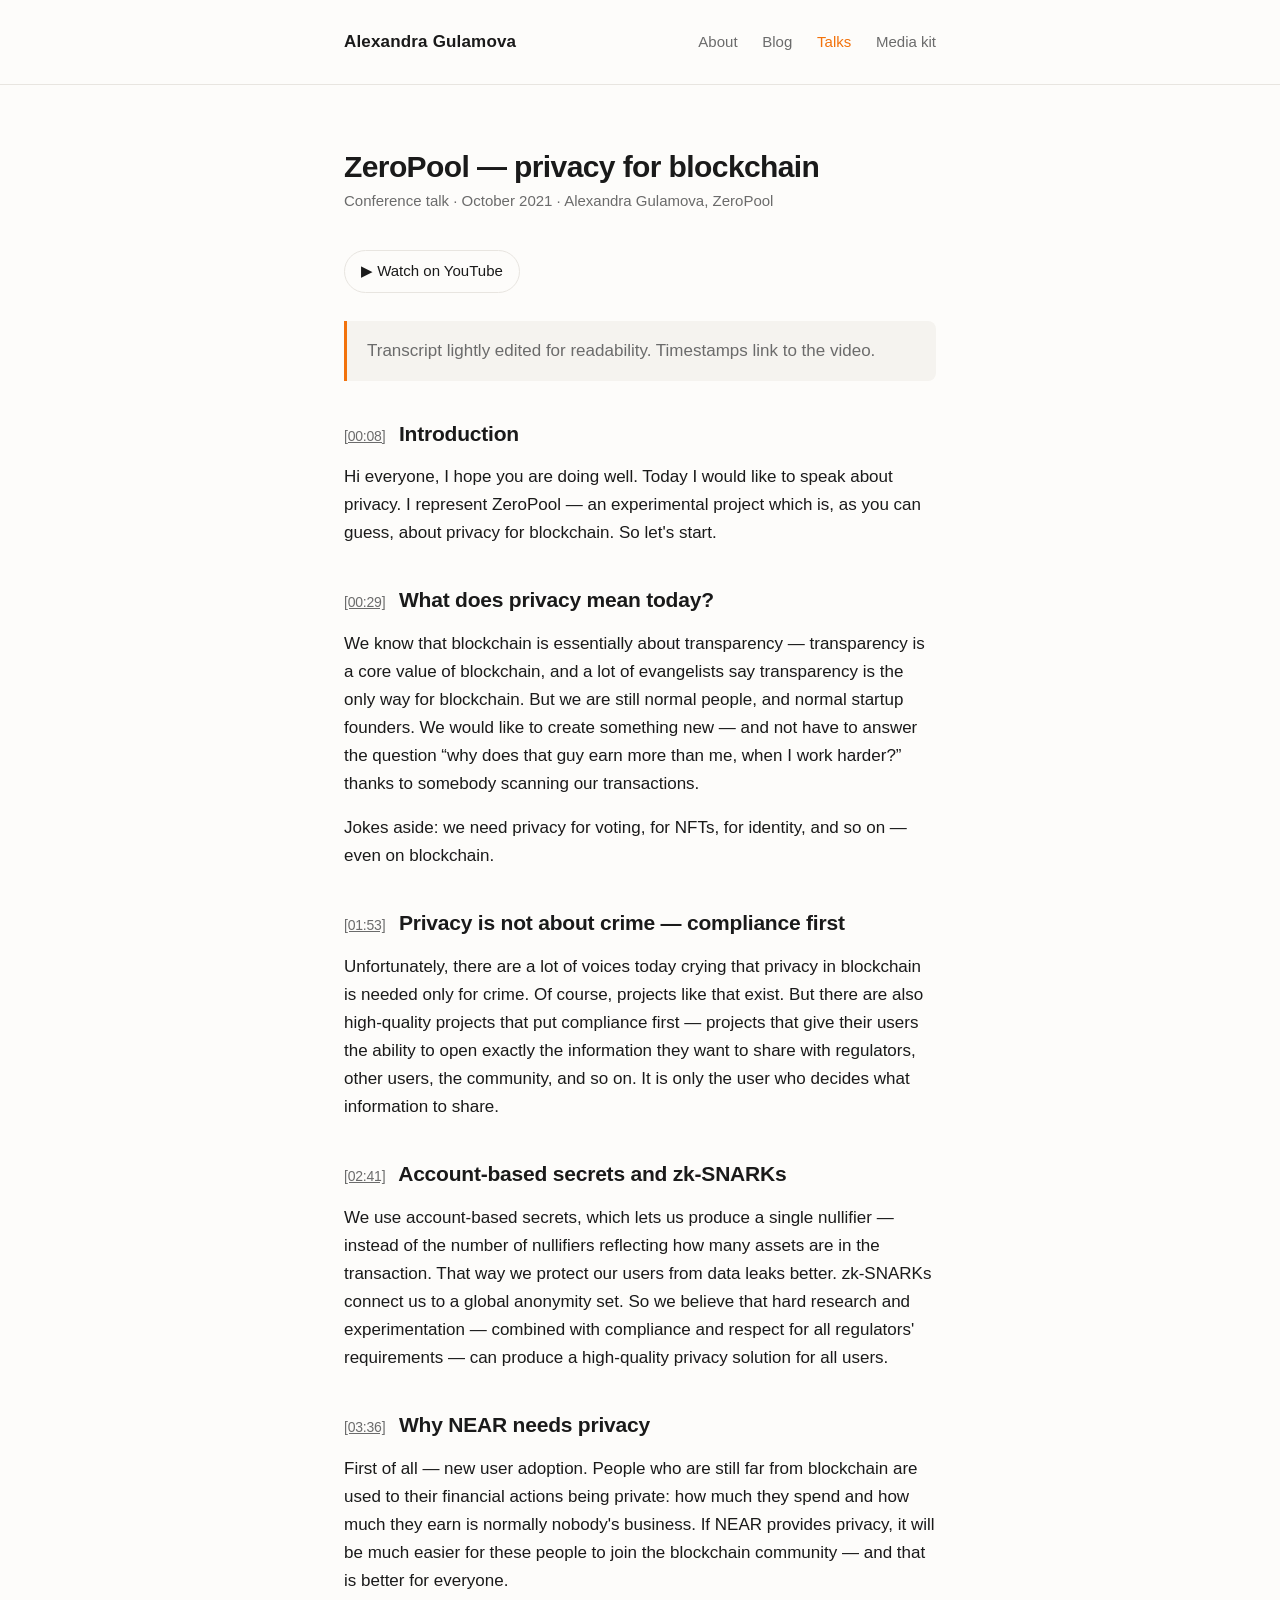
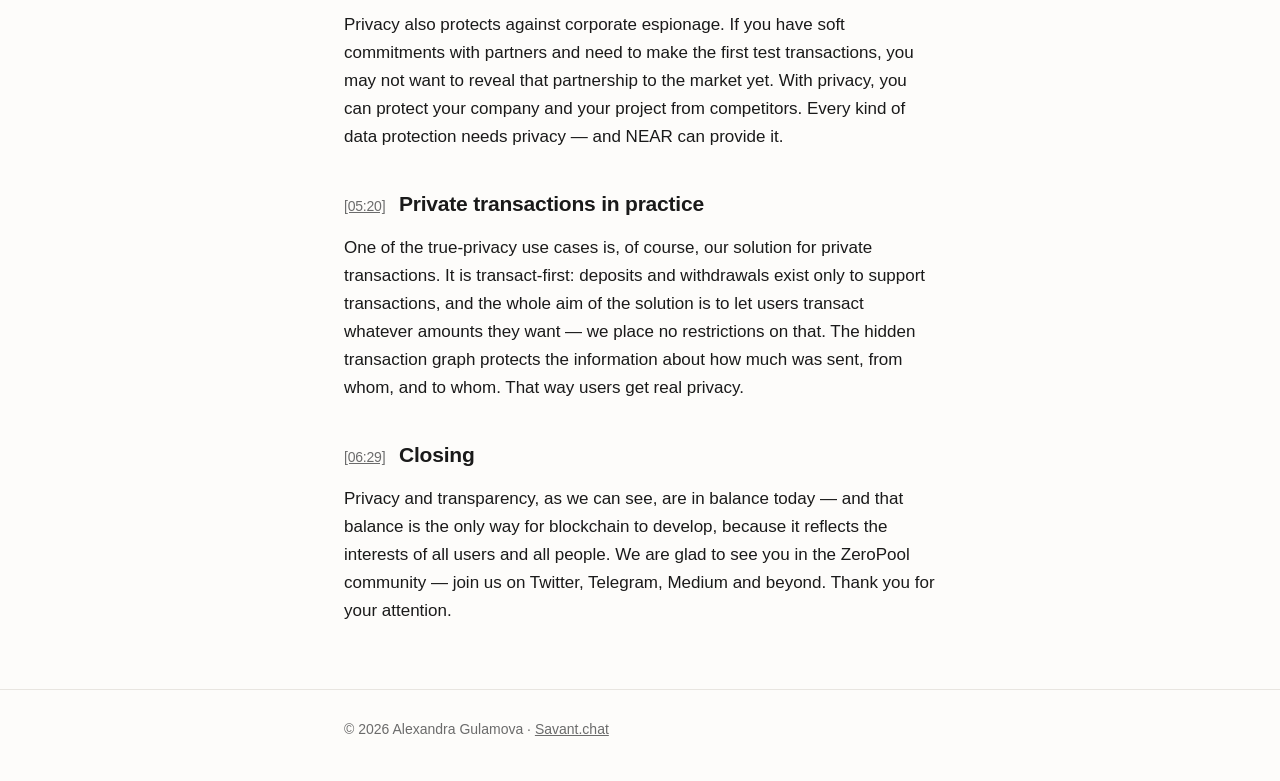
<file: talks/zeropool-privacy-2021.html>
<!DOCTYPE html>
<html lang="en">
<head>
<meta charset="UTF-8">
<meta name="viewport" content="width=device-width, initial-scale=1.0">
<title>Transcript: ZeroPool — privacy for blockchain (2021) — Alexandra Gulamova</title>
<meta name="description" content="Full transcript of Alexandra Gulamova's 2021 talk on ZeroPool: compliance-first privacy for blockchain, account-based secrets, zk-SNARKs, and why the NEAR ecosystem needs private transactions.">
<link rel="canonical" href="https://alexandragulamova.com/talks/zeropool-privacy-2021.html">
<meta property="og:type" content="article">
<meta property="og:title" content="Transcript: ZeroPool — privacy for blockchain (2021)">
<meta property="og:description" content="Compliance-first privacy, account-based secrets, zk-SNARKs, and why NEAR needs private transactions.">
<link rel="stylesheet" href="../style.css">
<script type="application/ld+json">
{
  "@context": "https://schema.org",
  "@type": "VideoObject",
  "name": "Alexandra Gulamova — ZeroPool",
  "description": "Talk by Alexandra Gulamova on ZeroPool, a zero-knowledge privacy protocol: compliance-first privacy, account-based secrets, zk-SNARKs, and private transactions for the NEAR ecosystem.",
  "uploadDate": "2021-10-26",
  "url": "https://www.youtube.com/watch?v=l5u73IUdxP8",
  "embedUrl": "https://www.youtube.com/embed/l5u73IUdxP8",
  "thumbnailUrl": "https://i.ytimg.com/vi/l5u73IUdxP8/hqdefault.jpg",
  "actor": {
    "@type": "Person",
    "name": "Alexandra Gulamova",
    "url": "https://alexandragulamova.com/"
  }
}
</script>
</head>
<body>

<header class="site">
  <div class="wrap">
    <a class="logo" href="../index.html">Alexandra Gulamova</a>
    <nav>
      <a href="../index.html">About</a>
      <a href="../blog/index.html">Blog</a>
      <a href="index.html" aria-current="page">Talks</a>
      <a href="../media-kit.html">Media kit</a>
    </nav>
  </div>
</header>

<main>
  <div class="wrap">
    <article>
      <h1>ZeroPool — privacy for blockchain</h1>
      <p class="meta">Conference talk · October 2021 · Alexandra Gulamova, ZeroPool</p>

      <div class="links" style="margin-bottom: 28px;">
        <a href="https://www.youtube.com/watch?v=l5u73IUdxP8">▶ Watch on YouTube</a>
      </div>

      <blockquote><p>Transcript lightly edited for readability. Timestamps link to the video.</p></blockquote>

      <h2><a class="tstamp" href="https://www.youtube.com/watch?v=l5u73IUdxP8&amp;t=8s">[00:08]</a> Introduction</h2>
      <p>Hi everyone, I hope you are doing well. Today I would like to speak about privacy. I represent ZeroPool — an experimental project which is, as you can guess, about privacy for blockchain. So let's start.</p>

      <h2><a class="tstamp" href="https://www.youtube.com/watch?v=l5u73IUdxP8&amp;t=29s">[00:29]</a> What does privacy mean today?</h2>
      <p>We know that blockchain is essentially about transparency — transparency is a core value of blockchain, and a lot of evangelists say transparency is the only way for blockchain. But we are still normal people, and normal startup founders. We would like to create something new — and not have to answer the question “why does that guy earn more than me, when I work harder?” thanks to somebody scanning our transactions.</p>
      <p>Jokes aside: we need privacy for voting, for NFTs, for identity, and so on — even on blockchain.</p>

      <h2><a class="tstamp" href="https://www.youtube.com/watch?v=l5u73IUdxP8&amp;t=113s">[01:53]</a> Privacy is not about crime — compliance first</h2>
      <p>Unfortunately, there are a lot of voices today crying that privacy in blockchain is needed only for crime. Of course, projects like that exist. But there are also high-quality projects that put compliance first — projects that give their users the ability to open exactly the information they want to share with regulators, other users, the community, and so on. It is only the user who decides what information to share.</p>

      <h2><a class="tstamp" href="https://www.youtube.com/watch?v=l5u73IUdxP8&amp;t=161s">[02:41]</a> Account-based secrets and zk-SNARKs</h2>
      <p>We use account-based secrets, which lets us produce a single nullifier — instead of the number of nullifiers reflecting how many assets are in the transaction. That way we protect our users from data leaks better. zk-SNARKs connect us to a global anonymity set. So we believe that hard research and experimentation — combined with compliance and respect for all regulators' requirements — can produce a high-quality privacy solution for all users.</p>

      <h2><a class="tstamp" href="https://www.youtube.com/watch?v=l5u73IUdxP8&amp;t=216s">[03:36]</a> Why NEAR needs privacy</h2>
      <p>First of all — new user adoption. People who are still far from blockchain are used to their financial actions being private: how much they spend and how much they earn is normally nobody's business. If NEAR provides privacy, it will be much easier for these people to join the blockchain community — and that is better for everyone.</p>
      <p>Privacy also protects against corporate espionage. If you have soft commitments with partners and need to make the first test transactions, you may not want to reveal that partnership to the market yet. With privacy, you can protect your company and your project from competitors. Every kind of data protection needs privacy — and NEAR can provide it.</p>

      <h2><a class="tstamp" href="https://www.youtube.com/watch?v=l5u73IUdxP8&amp;t=320s">[05:20]</a> Private transactions in practice</h2>
      <p>One of the true-privacy use cases is, of course, our solution for private transactions. It is transact-first: deposits and withdrawals exist only to support transactions, and the whole aim of the solution is to let users transact whatever amounts they want — we place no restrictions on that. The hidden transaction graph protects the information about how much was sent, from whom, and to whom. That way users get real privacy.</p>

      <h2><a class="tstamp" href="https://www.youtube.com/watch?v=l5u73IUdxP8&amp;t=389s">[06:29]</a> Closing</h2>
      <p>Privacy and transparency, as we can see, are in balance today — and that balance is the only way for blockchain to develop, because it reflects the interests of all users and all people. We are glad to see you in the ZeroPool community — join us on Twitter, Telegram, Medium and beyond. Thank you for your attention.</p>
    </article>
  </div>
</main>

<footer class="site">
  <div class="wrap">
    © 2026 Alexandra Gulamova · <a href="https://savant.chat">Savant.chat</a>
  </div>
</footer>

</body>
</html>
</file>
<file: style.css>
:root {
  --bg: #fdfcfa;
  --text: #1a1a1a;
  --muted: #6b6b6b;
  --accent: #f2720c;
  --rule: #e8e5e0;
  --card: #f5f3ef;
  --max: 640px;
}

@media (prefers-color-scheme: dark) {
  :root {
    --bg: #141414;
    --text: #ececec;
    --muted: #9a9a9a;
    --accent: #ff9d42;
    --rule: #2c2c2c;
    --card: #1d1d1d;
  }
}

* { box-sizing: border-box; }

body {
  margin: 0;
  background: var(--bg);
  color: var(--text);
  font-family: -apple-system, BlinkMacSystemFont, "Segoe UI", Roboto, "Helvetica Neue", Arial, sans-serif;
  font-size: 17px;
  line-height: 1.65;
  -webkit-font-smoothing: antialiased;
}

.wrap {
  max-width: var(--max);
  margin: 0 auto;
  padding: 0 24px;
}

header.site {
  padding: 28px 0;
  border-bottom: 1px solid var(--rule);
}

header.site .wrap {
  display: flex;
  justify-content: space-between;
  align-items: baseline;
}

.logo {
  font-weight: 600;
  letter-spacing: 0.01em;
  text-decoration: none;
  color: var(--text);
}

nav {
  text-align: right;
}

nav a {
  color: var(--muted);
  text-decoration: none;
  margin-left: 20px;
  font-size: 15px;
  white-space: nowrap;
}

@media (max-width: 520px) {
  nav a { margin-left: 12px; }
}

nav a:hover, nav a[aria-current="page"] { color: var(--accent); }

main { padding: 64px 0 48px; }

h1 {
  font-size: 34px;
  line-height: 1.2;
  letter-spacing: -0.02em;
  margin: 0 0 8px;
  font-weight: 700;
}

.tagline {
  font-size: 19px;
  color: var(--muted);
  margin: 0 0 40px;
}

.tagline a { color: var(--accent); text-decoration: none; }
.tagline a:hover { text-decoration: underline; }

h2 {
  font-size: 14px;
  text-transform: uppercase;
  letter-spacing: 0.12em;
  color: var(--muted);
  font-weight: 600;
  margin: 48px 0 16px;
}

p { margin: 0 0 16px; }

a { color: var(--accent); }

ul.facts {
  list-style: none;
  padding: 0;
  margin: 0;
}

ul.facts li {
  padding: 10px 0;
  border-bottom: 1px solid var(--rule);
}

ul.facts li:last-child { border-bottom: none; }

ul.facts strong { font-weight: 600; }

.links {
  display: flex;
  flex-wrap: wrap;
  gap: 12px;
  margin-top: 8px;
}

.links a {
  display: inline-block;
  padding: 8px 16px;
  border: 1px solid var(--rule);
  border-radius: 999px;
  text-decoration: none;
  color: var(--text);
  font-size: 15px;
  transition: border-color 0.15s;
}

.links a:hover { border-color: var(--accent); color: var(--accent); }

/* Hero */
.hero {
  display: flex;
  gap: 36px;
  align-items: flex-start;
}

.hero-text { flex: 1; }

.hero img {
  width: 190px;
  height: 238px;
  object-fit: cover;
  border-radius: 16px;
  flex-shrink: 0;
}

@media (max-width: 560px) {
  .hero { flex-direction: column-reverse; gap: 20px; }
  .hero img { width: 132px; height: 165px; }
}

/* Media kit */
.kit-photos {
  display: grid;
  grid-template-columns: 1fr 1fr;
  gap: 16px;
  margin: 0 0 8px;
}

.kit-photos figure { margin: 0; }

.kit-photos img {
  width: 100%;
  border-radius: 12px;
  display: block;
}

.kit-photos figcaption {
  font-size: 14px;
  color: var(--muted);
  margin-top: 8px;
}

.kit-photos figcaption a { color: var(--accent); }

/* Hero CTA */
.cta {
  display: flex;
  flex-wrap: wrap;
  gap: 12px;
  margin: 0 0 8px;
}

.cta a {
  display: inline-block;
  padding: 10px 20px;
  border-radius: 999px;
  text-decoration: none;
  font-size: 15px;
  font-weight: 600;
}

.cta a.primary {
  background: var(--accent);
  color: #fff;
}

@media (prefers-color-scheme: dark) {
  .cta a.primary { color: #1c1208; }
}

.cta a.primary:hover { opacity: 0.9; }

.cta a.secondary {
  border: 1px solid var(--rule);
  color: var(--text);
}

.cta a.secondary:hover { border-color: var(--accent); color: var(--accent); }

/* Social icons */
.social {
  display: flex;
  gap: 18px;
  margin-top: 22px;
  align-items: center;
}

.social a {
  color: var(--muted);
  transition: color 0.15s;
}

.social a:hover { color: var(--accent); }

.social svg {
  width: 22px;
  height: 22px;
  display: block;
  fill: currentColor;
}

/* Metric cards */
.metrics {
  display: grid;
  grid-template-columns: 1fr 1fr;
  gap: 12px;
  margin: 0 0 16px;
}

.metric {
  background: var(--card);
  border: 1px solid var(--rule);
  border-radius: 12px;
  padding: 18px 18px 16px;
}

.metric .num {
  display: block;
  font-size: 26px;
  font-weight: 700;
  letter-spacing: -0.02em;
  margin-bottom: 4px;
}

.metric .desc {
  font-size: 14.5px;
  color: var(--muted);
  line-height: 1.45;
}

.trusted {
  font-size: 15px;
  color: var(--muted);
}

.trusted strong { color: var(--text); font-weight: 600; }

/* Transcript timestamps */
.tstamp {
  color: var(--muted);
  font-size: 14px;
  font-weight: 400;
  font-variant-numeric: tabular-nums;
  margin-right: 8px;
}

/* Career timeline */
ul.timeline {
  list-style: none;
  padding: 0;
  margin: 0;
}

ul.timeline li {
  padding: 14px 0;
  border-bottom: 1px solid var(--rule);
}

ul.timeline li:last-child { border-bottom: none; }

ul.timeline .period {
  display: block;
  font-size: 13.5px;
  text-transform: uppercase;
  letter-spacing: 0.08em;
  color: var(--muted);
  margin-bottom: 2px;
}

ul.timeline .role {
  font-weight: 650;
}

ul.timeline p {
  margin: 4px 0 0;
  font-size: 15.5px;
  color: var(--muted);
}

/* Press list */
ul.press {
  list-style: none;
  padding: 0;
  margin: 0;
}

ul.press li {
  padding: 12px 0;
  border-bottom: 1px solid var(--rule);
}

ul.press li:last-child { border-bottom: none; }

ul.press .src {
  display: block;
  font-size: 13.5px;
  text-transform: uppercase;
  letter-spacing: 0.08em;
  color: var(--muted);
  margin-bottom: 2px;
}

ul.press a {
  text-decoration: none;
  color: var(--text);
  font-weight: 550;
}

ul.press a:hover { color: var(--accent); }

/* FAQ */
.faq dt {
  font-weight: 650;
  margin: 20px 0 6px;
}

.faq dd {
  margin: 0 0 4px;
  color: var(--muted);
}

.faq dd a { color: var(--accent); }

@media (max-width: 520px) {
  .metrics { grid-template-columns: 1fr; }
}

/* Blog list */
.post-list { list-style: none; padding: 0; margin: 0; }

.post-list li {
  padding: 20px 0;
  border-bottom: 1px solid var(--rule);
}

.post-list .date {
  font-size: 14px;
  color: var(--muted);
  display: block;
  margin-bottom: 4px;
}

.post-list a.title {
  font-size: 20px;
  font-weight: 600;
  text-decoration: none;
  color: var(--text);
}

.post-list a.title:hover { color: var(--accent); }

.post-list p { color: var(--muted); font-size: 16px; margin: 6px 0 0; }

/* Article */
article h1 { font-size: 30px; margin-bottom: 4px; }

article .meta {
  color: var(--muted);
  font-size: 15px;
  margin-bottom: 36px;
}

article h2 {
  font-size: 21px;
  text-transform: none;
  letter-spacing: -0.01em;
  color: var(--text);
  font-weight: 650;
  margin: 36px 0 12px;
}

article ul { padding-left: 22px; margin: 0 0 16px; }
article li { margin-bottom: 6px; }

blockquote {
  margin: 24px 0;
  padding: 16px 20px;
  background: var(--card);
  border-left: 3px solid var(--accent);
  border-radius: 0 8px 8px 0;
  color: var(--muted);
}

blockquote p:last-child { margin-bottom: 0; }

footer.site {
  border-top: 1px solid var(--rule);
  padding: 28px 0 40px;
  color: var(--muted);
  font-size: 14px;
}

footer.site a { color: var(--muted); }

@media (max-width: 520px) {
  h1 { font-size: 28px; }
  main { padding: 44px 0 32px; }
}
</file>
